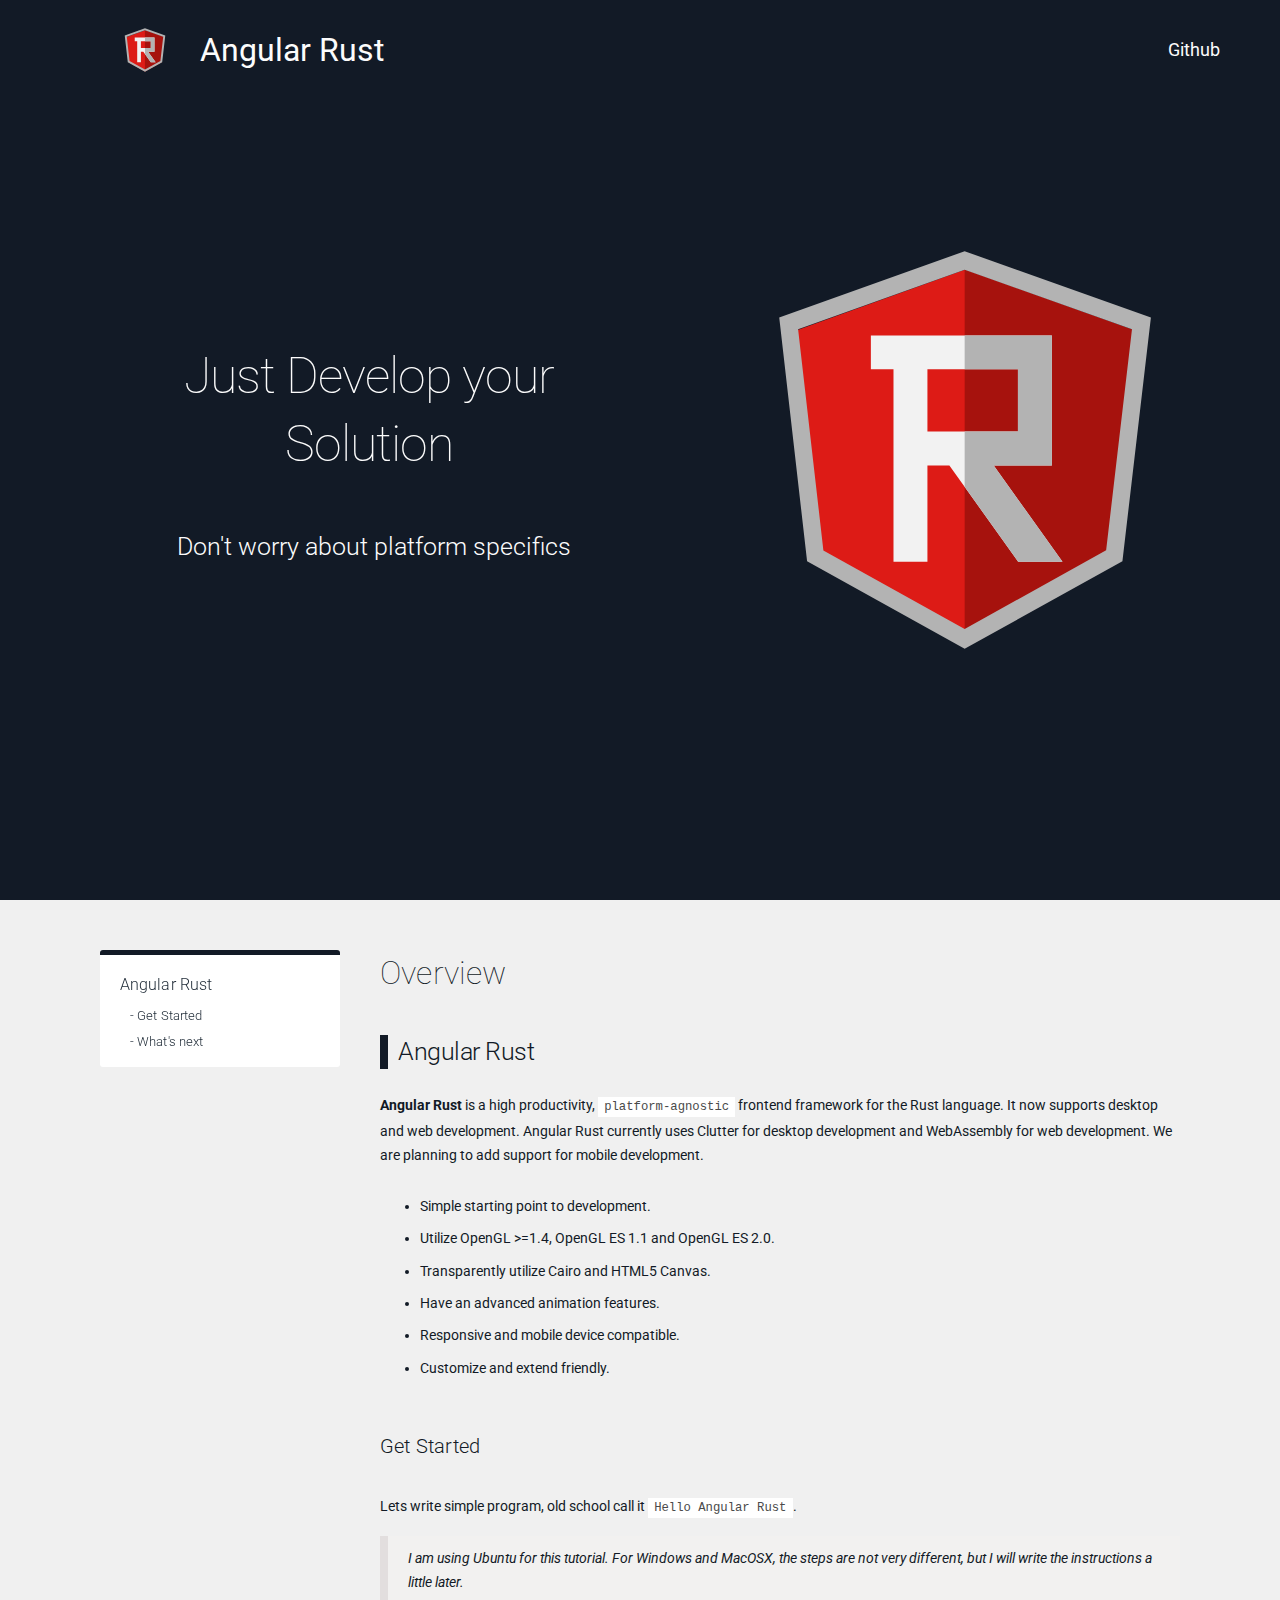
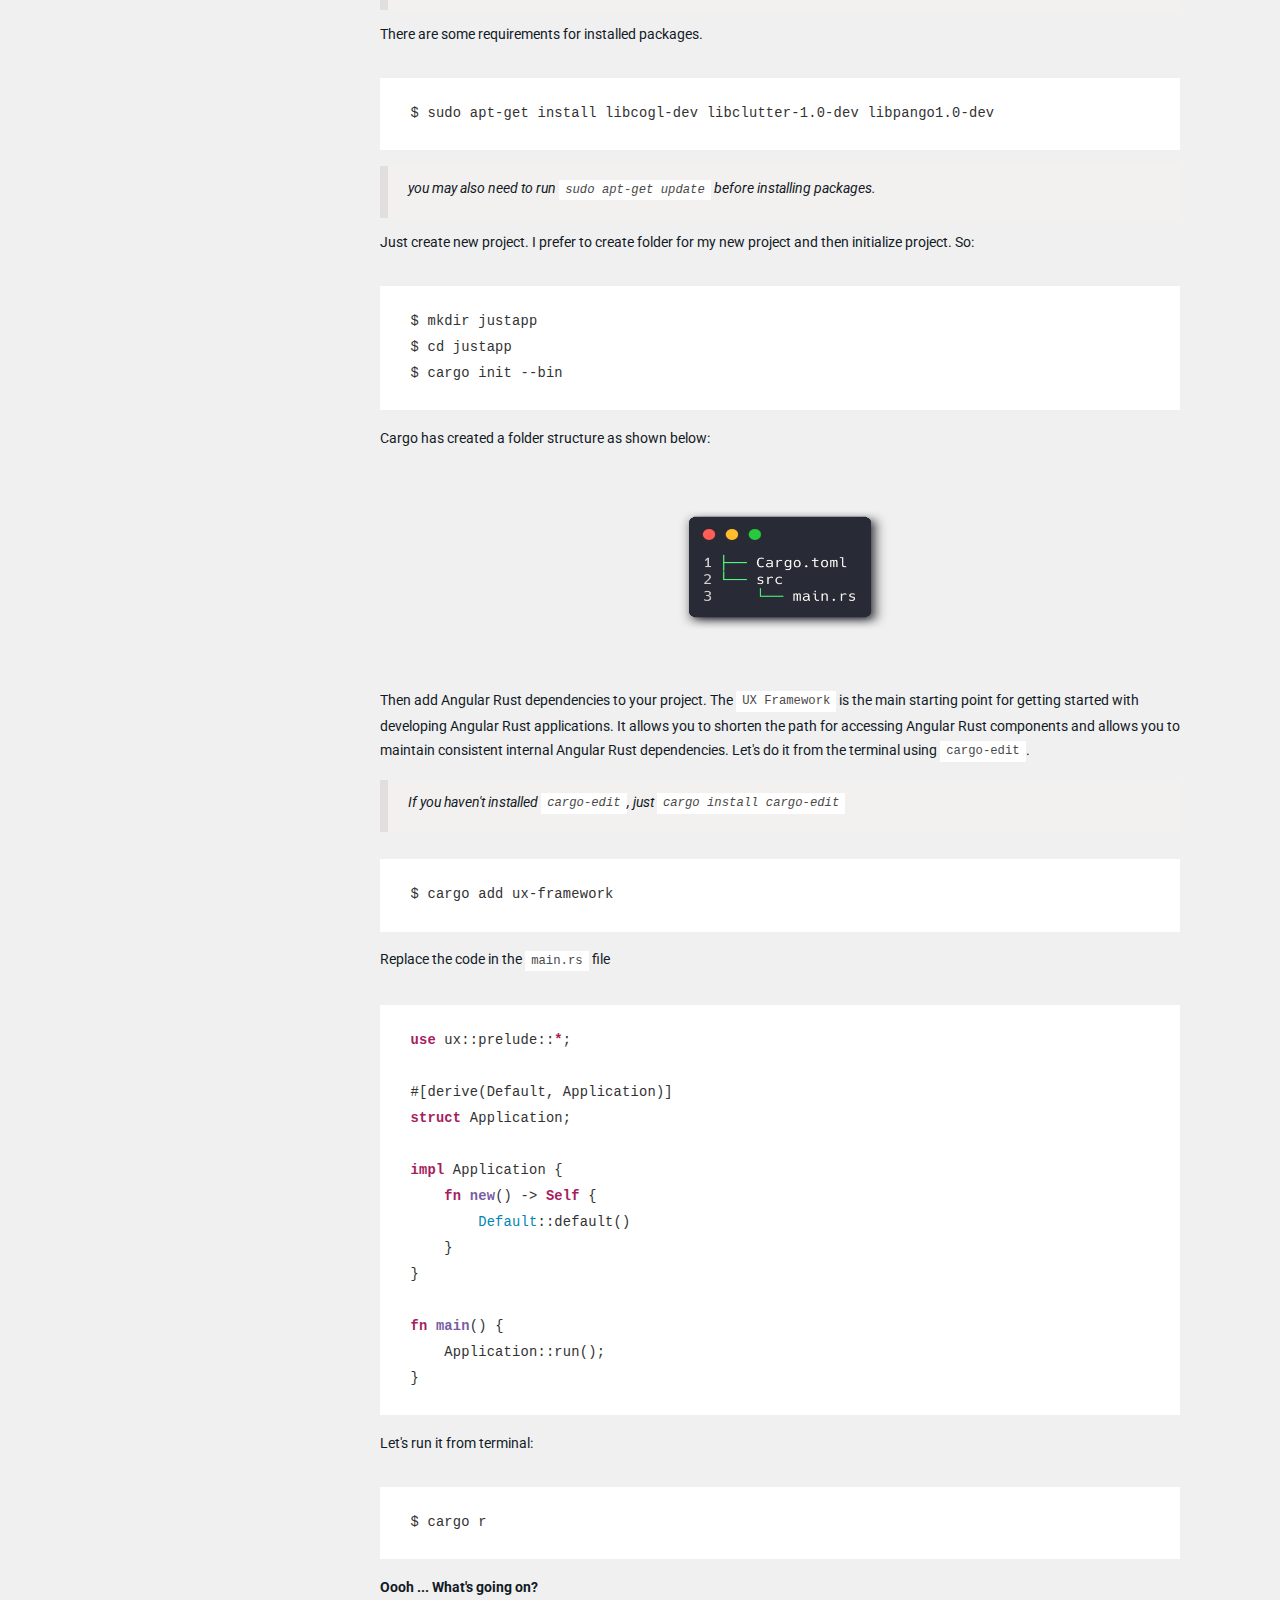
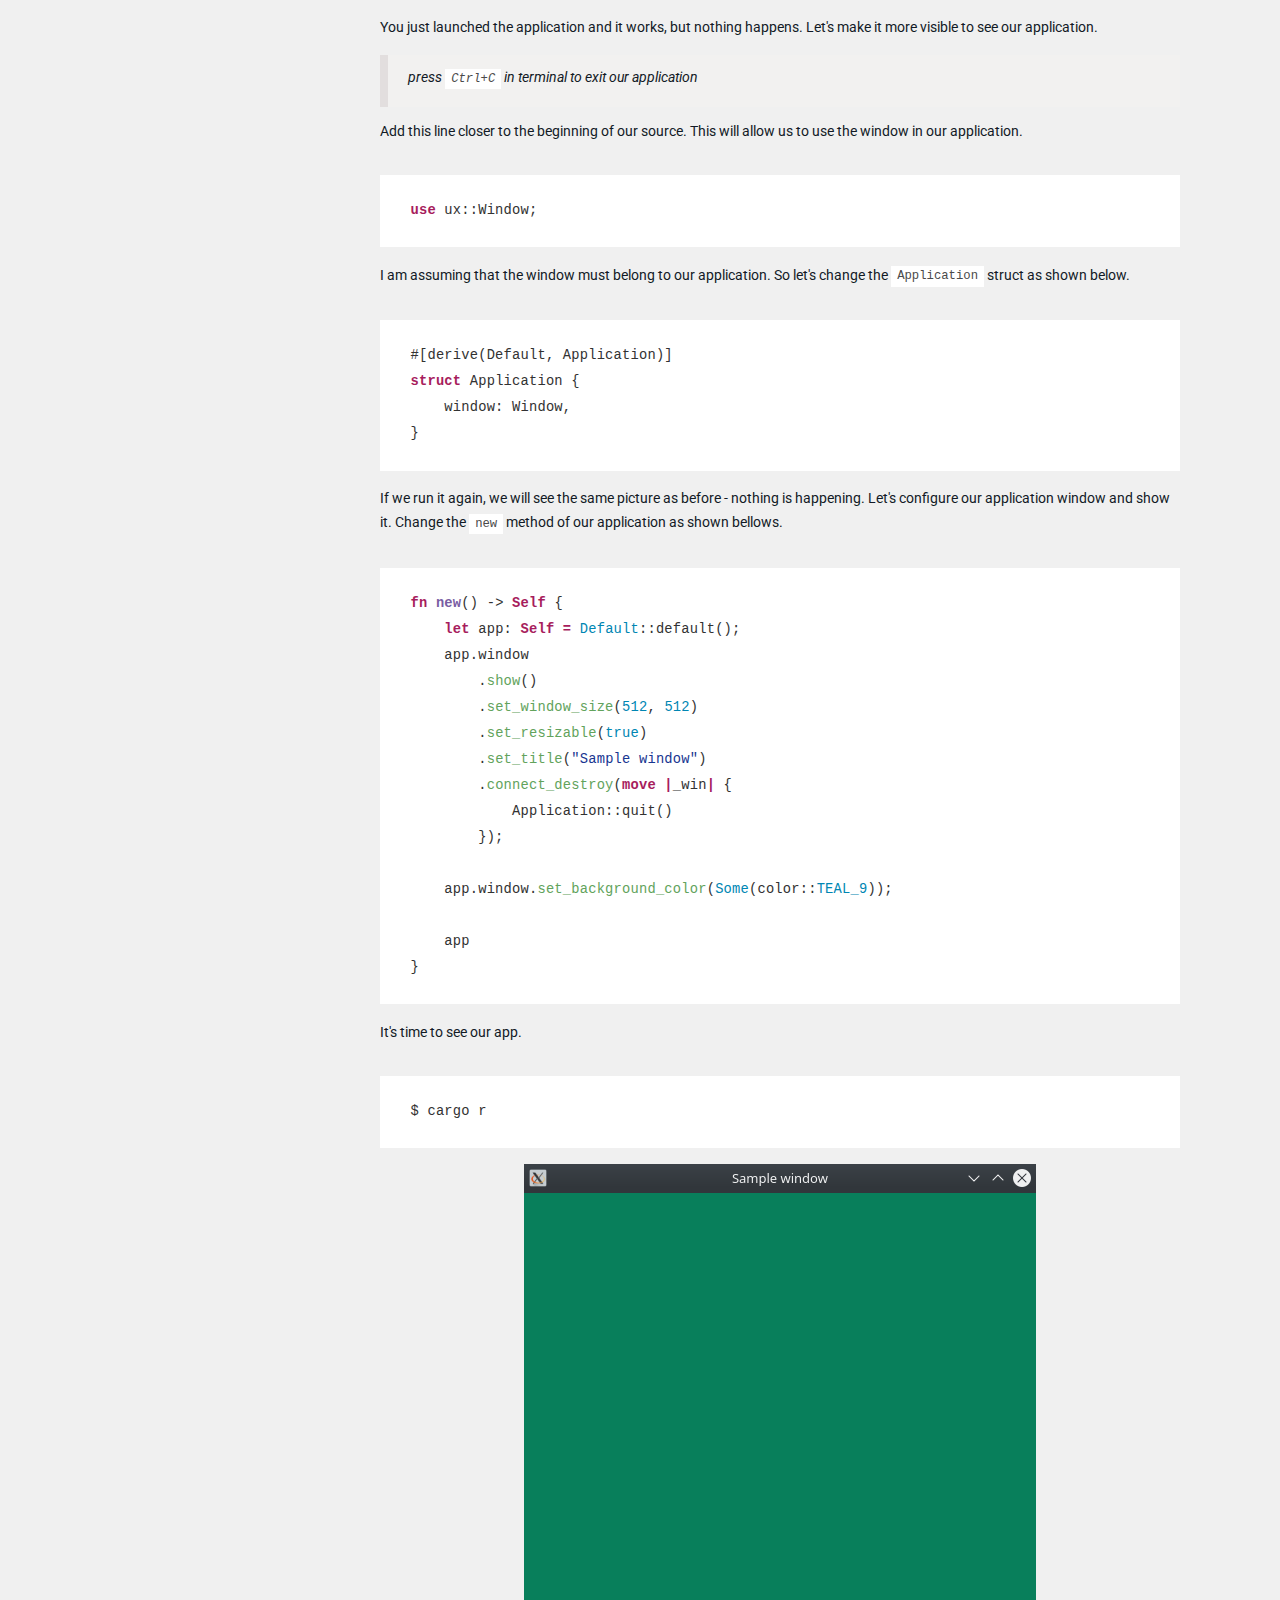
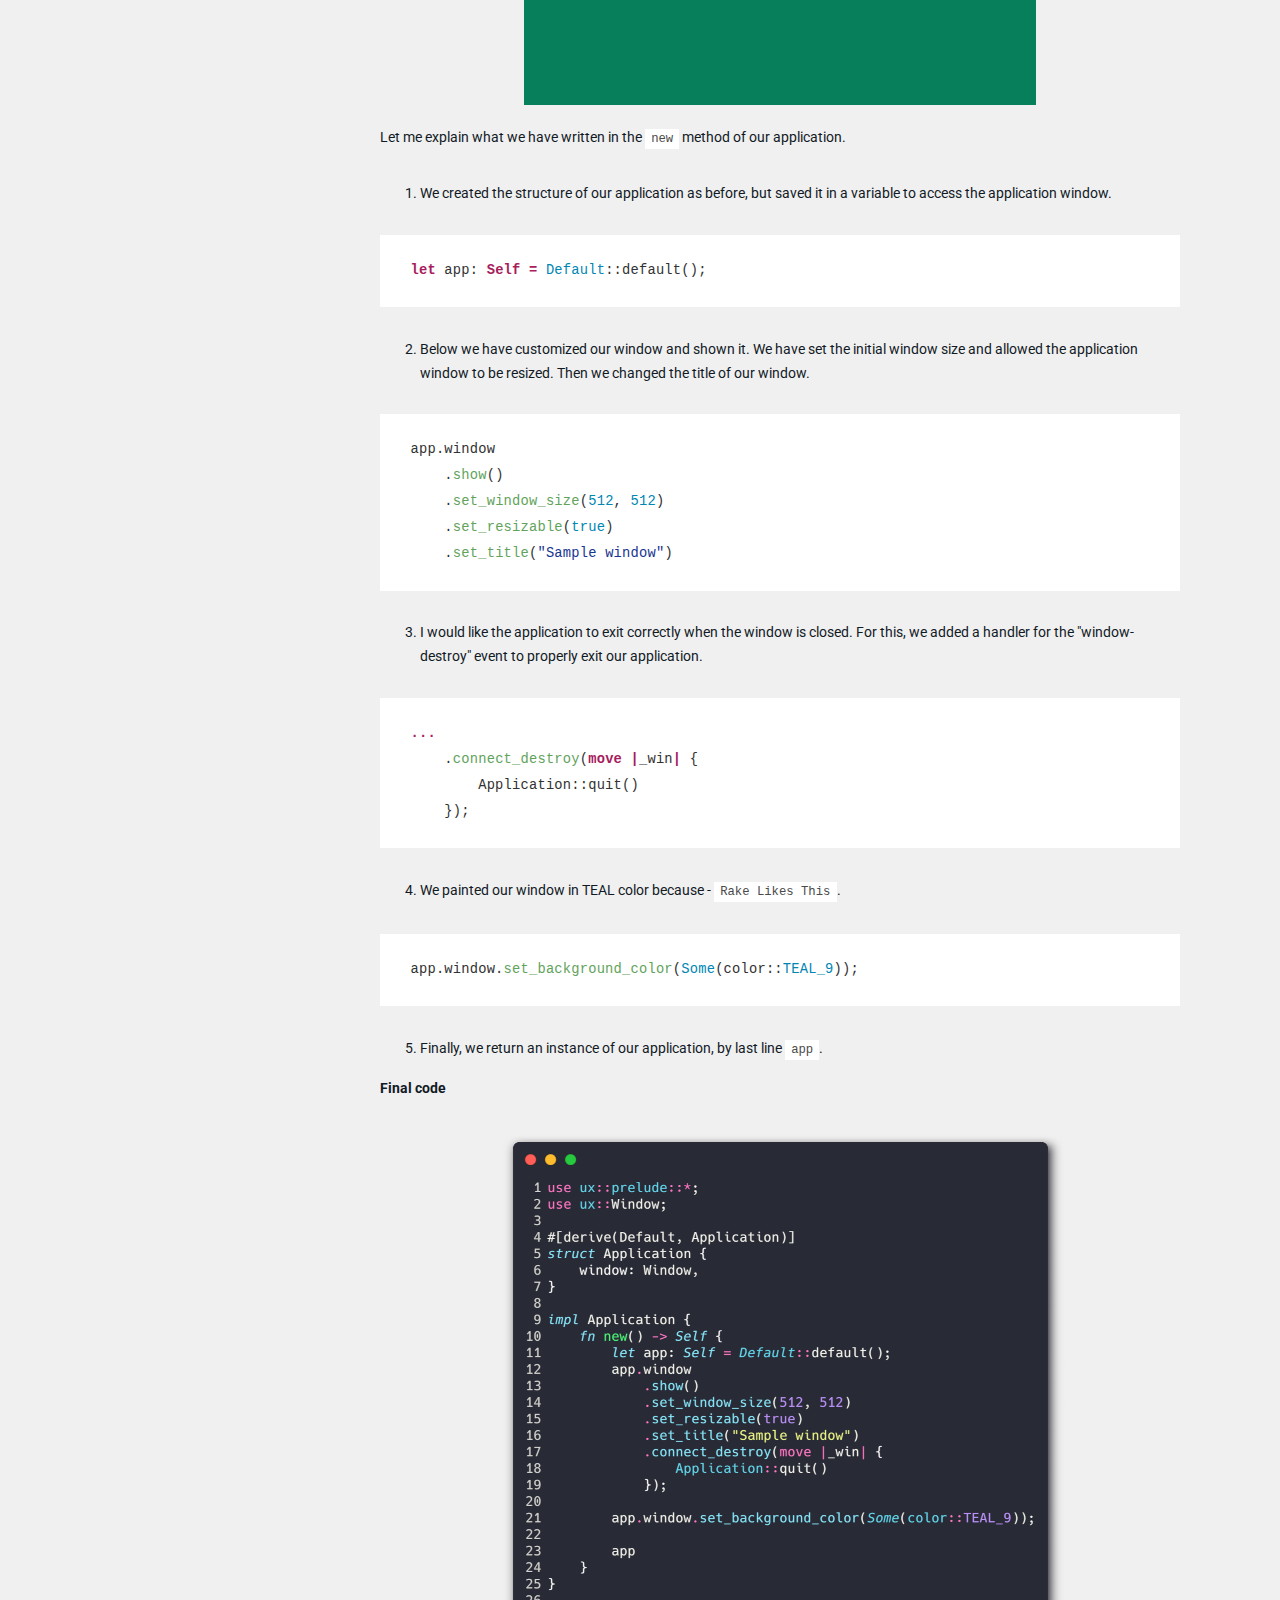
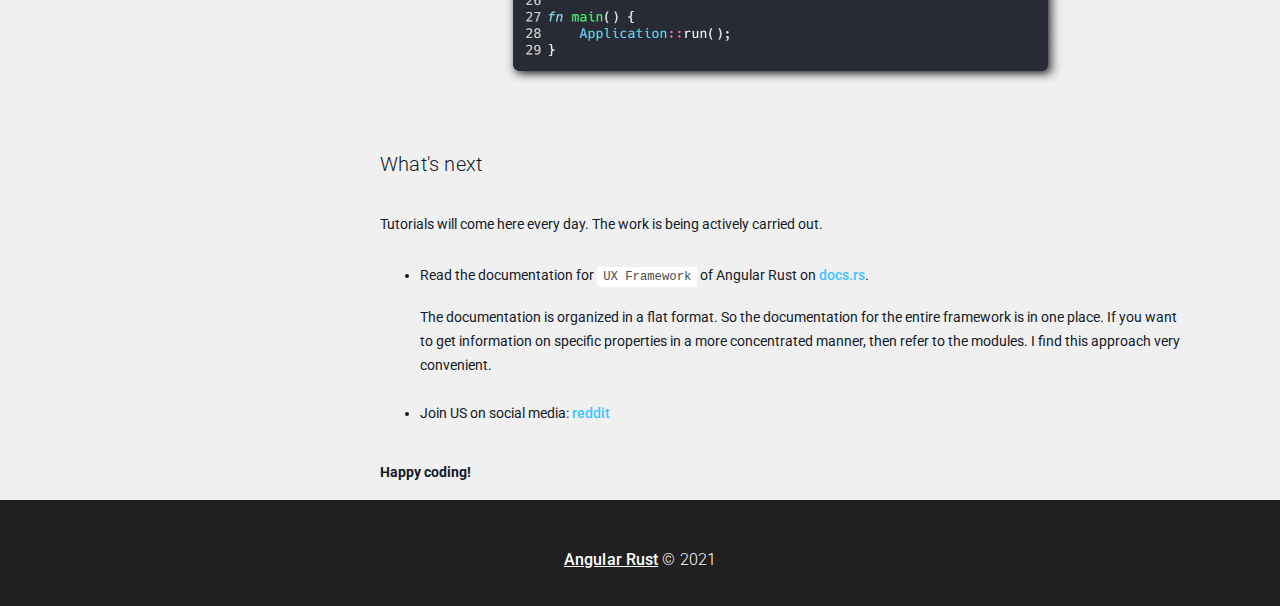
<file: index.html>
<!DOCTYPE html>
<html lang="en">

<head>
    <meta charset="UTF-8">
    <title>Angular Rust</title>
    <meta name="viewport" content="width=device-width, initial-scale=1, shrink-to-fit=no">
    <meta name="google-site-verification" content="Kepqb6k6uptlwngnHbBVJmqQtwNW8zfHyQBbTXLYAgA" />
    <meta name="yandex-verification" content="d0f0604cc21d2bf4" />
    <style>
    :root {
        /* Primary theme color */
        --primary-color: #121A26;
        /* Primary theme text color */
        --primary-text-color: #121A26;
        /* Primary theme link color */
        --primary-link-color: #40C4FF;
        /* Secondary color: the background body color */
        --secondary-color: #F0F0F0;
        --secondary-text-color: #1C2834;
        /* Highlight text color of table of content */
        --toc-highlight-text-color: #121A26;
        
        --test: #121A26;
        --test1: #40C4FF;
        --test2: #1C2834;
    }
</style>

    
    <!-- Global site tag (gtag.js) - Google Analytics -->
    <script async src="https://www.googletagmanager.com/gtag/js?id=G-MNEFM7ESF2"></script>
    <script>
        window.dataLayer = window.dataLayer || [];
        function gtag(){dataLayer.push(arguments);}
        gtag('js', new Date());
        gtag('config', 'G-MNEFM7ESF2');
    </script>
    

    
    <!-- Yandex.Metrika counter -->
    <script type="text/javascript" >
        (function(m,e,t,r,i,k,a){m[i]=m[i]||function(){(m[i].a=m[i].a||[]).push(arguments)};
        m[i].l=1*new Date();k=e.createElement(t),a=e.getElementsByTagName(t)[0],k.async=1,k.src=r,a.parentNode.insertBefore(k,a)})
        (window, document, "script", "https://mc.yandex.ru/metrika/tag.js", "ym");
    
        ym('87064278', "init", {
            clickmap:true,
            trackLinks:true,
            accurateTrackBounce:true
        });
    </script>
    <noscript><div><img src="https://mc.yandex.ru/watch/87064278" style="position:absolute; left:-9999px;" alt="" /></div></noscript>
    <!-- /Yandex.Metrika counter -->
    
    
    <link rel="preconnect" href="https://fonts.gstatic.com">
    <link href="https://fonts.googleapis.com/css2?family=Roboto:wght@100;300;400&display=swap" rel="stylesheet">
    <link href="https://fonts.googleapis.com/icon?family=Material+Icons" rel="stylesheet">
    <link rel="stylesheet" href="/mdl.min.css">
    <link rel="stylesheet" href="https:&#x2F;&#x2F;angular-rust.github.io&#x2F;style.css">
    
    
</head>

<body>
    

    <header class="pos-absolute" style="background-color: transparent">
        

<a href="https:&#x2F;&#x2F;angular-rust.github.io&#x2F;">
    <div class="logo">
        <img src="https:&#x2F;&#x2F;angular-rust.github.io&#x2F;angular-rust.svg" alt="logo">
        Angular Rust
    </div>
</a>

<nav>
    <!-- 
    <a class="nav-item subtitle-text" href="https:&#x2F;&#x2F;angular-rust.github.io&#x2F;showcases&#x2F;">Showcases</a>
    
    <a class="nav-item subtitle-text" href="https:&#x2F;&#x2F;angular-rust.github.io&#x2F;changelog&#x2F;">Changelog</a>
    
    <a class="nav-item subtitle-text" href="https:&#x2F;&#x2F;angular-rust.github.io&#x2F;about&#x2F;">About</a>
     -->

    
        
        <a class="nav-item subtitle-text" href="https:&#x2F;&#x2F;github.com&#x2F;angular-rust">Github</a>
        
    
</nav>

    </header>

    <div class="hero">
        
        <script async defer src="https://buttons.github.io/buttons.js"></script>
        <section class="text-center">
            <h1 class="heading-text" style="font-size: 50px">
                Just Develop your Solution
            </h1>
            <h3 class="title-text">
                Don't worry about platform specifics 
            </h3>
            <!-- <div>
                <a class="github-button" href="https://github.com/angular-rust/ruex" data-size="large" data-show-count="true"
                   aria-label="Star angular-rust/ruex on GitHub">Star</a>
                <a class="github-button" href="https://github.com/angular-rust/ruex/fork" data-size="large"
                   data-show-count="true" aria-label="Fork angular-rust/ruex on GitHub">Fork</a>
            </div> -->
        </section>
        <img class="hero-image" style="width: 50%" src="https:&#x2F;&#x2F;angular-rust.github.io&#x2F;angular-rust.svg">

        <div class="explore-more text"
            onclick="document.getElementById('features').scrollIntoView({behavior: 'smooth'})">
            Explore More <span class="material-icons">keyboard_arrow_down</span>
        </div>
        <style>
            .hero section {
                padding: 0 5rem;
            }
            @media screen and (max-width: 768px) {
                .hero section {
                    padding: 0 2rem;
                }

                .hero-image {
                    display: none
                }
            }
        </style>
        
    </div>

    
 
    <main>
        
        
        
        
        
        <div class="toc">
            <div class="toc-sticky">
                
                <div class="toc-item">
                    <a class="subtext" href="https://angular-rust.github.io/#angular-rust">Angular Rust</a>
                </div>
                
                
                <div class="toc-item-child">
                    <a class="subtext" href="https://angular-rust.github.io/#get-started"><small>- Get Started</small></a>
                </div>
                
                <div class="toc-item-child">
                    <a class="subtext" href="https://angular-rust.github.io/#what-s-next"><small>- What&#x27;s next</small></a>
                </div>
                
                
                
            </div>
        </div>
        
        

        <div class="content text">
            
            <div id="features" class="heading-text">Overview</div>
            <h1 id="angular-rust">Angular Rust</h1>
<p><strong>Angular Rust</strong> is a high productivity, <code>platform-agnostic</code> frontend framework for the Rust language. It now supports desktop and web development. Angular Rust currently uses Clutter for desktop development and WebAssembly for web development. We are planning to add support for mobile development.</p>
<ul>
<li>Simple starting point to development.</li>
<li>Utilize OpenGL &gt;=1.4, OpenGL ES 1.1 and OpenGL ES 2.0.</li>
<li>Transparently utilize Cairo and HTML5 Canvas.</li>
<li>Have an advanced animation features.</li>
<li>Responsive and mobile device compatible.</li>
<li>Customize and extend friendly.</li>
</ul>
<h2 id="get-started">Get Started</h2>
<p>Lets write simple program, old school call it <code>Hello Angular Rust</code>.</p>
<blockquote>
<p>I am using Ubuntu for this tutorial. For Windows and MacOSX, the steps are not very different, but I will write the instructions a little later.</p>
</blockquote>
<p>There are some requirements for installed packages.</p>
<pre style="background-color:#ffffff;">
<code class="language-bash" data-lang="bash"><span style="color:#323232;">$ sudo apt-get install libcogl-dev libclutter-1.0-dev libpango1.0-dev
</span></code></pre>
<blockquote>
<p>you may also need to run <code>sudo apt-get update</code> before installing packages. </p>
</blockquote>
<p>Just create new project. I prefer to create folder for my new project and then initialize project. So:</p>
<pre style="background-color:#ffffff;">
<code class="language-bash" data-lang="bash"><span style="color:#323232;">$ mkdir justapp
$ cd justapp
$ cargo init --bin
</span></code></pre>
<p>Cargo has created a folder structure as shown below:</p>
<div style="text-align:center; margin-bottom: 20px">
    <img width="274" height="202" src="/imgs/get-started/justapp-folder.png" alt="Folder Structure">
</div>
<p>Then add Angular Rust dependencies to your project. The <code>UX Framework</code> is the main starting point for getting started with developing Angular Rust applications.
It allows you to shorten the path for accessing Angular Rust components and allows you to maintain consistent internal Angular Rust dependencies. 
Let's do it from the terminal using <code>cargo-edit</code>. </p>
<blockquote>
<p>If you haven't installed <code>cargo-edit</code>, just <code>cargo install cargo-edit</code></p>
</blockquote>
<pre style="background-color:#ffffff;">
<code class="language-bash" data-lang="bash"><span style="color:#323232;">$ cargo add ux-framework
</span></code></pre>
<p>Replace the code in the <code>main.rs</code> file</p>
<pre style="background-color:#ffffff;">
<code class="language-rust" data-lang="rust"><span style="font-weight:bold;color:#a71d5d;">use </span><span style="color:#323232;">ux::prelude::</span><span style="font-weight:bold;color:#a71d5d;">*</span><span style="color:#323232;">;

#[derive(Default, Application)]
</span><span style="font-weight:bold;color:#a71d5d;">struct </span><span style="color:#323232;">Application;

</span><span style="font-weight:bold;color:#a71d5d;">impl </span><span style="color:#323232;">Application {
    </span><span style="font-weight:bold;color:#a71d5d;">fn </span><span style="font-weight:bold;color:#795da3;">new</span><span style="color:#323232;">() -&gt; </span><span style="font-weight:bold;color:#a71d5d;">Self </span><span style="color:#323232;">{
        </span><span style="color:#0086b3;">Default</span><span style="color:#323232;">::default()
    }
}

</span><span style="font-weight:bold;color:#a71d5d;">fn </span><span style="font-weight:bold;color:#795da3;">main</span><span style="color:#323232;">() {
    Application::run();
}
</span></code></pre>
<p>Let's run it from terminal:</p>
<pre style="background-color:#ffffff;">
<code class="language-bash" data-lang="bash"><span style="color:#323232;">$ cargo r
</span></code></pre>
<p><strong>Oooh ... What's going on?</strong></p>
<p>You just launched the application and it works, but nothing happens.
Let's make it more visible to see our application. </p>
<blockquote>
<p>press <code>Ctrl+C</code> in terminal to exit our application </p>
</blockquote>
<p>Add this line closer to the beginning of our source. This will allow us to use the window in our application. </p>
<pre style="background-color:#ffffff;">
<code class="language-rust" data-lang="rust"><span style="font-weight:bold;color:#a71d5d;">use </span><span style="color:#323232;">ux::Window;
</span></code></pre>
<p>I am assuming that the window must belong to our application. So let's change the <code>Application</code> struct as shown below.</p>
<pre style="background-color:#ffffff;">
<code class="language-rust" data-lang="rust"><span style="color:#323232;">#[derive(Default, Application)]
</span><span style="font-weight:bold;color:#a71d5d;">struct </span><span style="color:#323232;">Application {
    window: Window,
}
</span></code></pre>
<p>If we run it again, we will see the same picture as before - nothing is happening.
Let's configure our application window and show it. Change the <code>new</code> method of our application as shown bellows.</p>
<pre style="background-color:#ffffff;">
<code class="language-rust" data-lang="rust"><span style="font-weight:bold;color:#a71d5d;">fn </span><span style="font-weight:bold;color:#795da3;">new</span><span style="color:#323232;">() -&gt; </span><span style="font-weight:bold;color:#a71d5d;">Self </span><span style="color:#323232;">{
    </span><span style="font-weight:bold;color:#a71d5d;">let</span><span style="color:#323232;"> app: </span><span style="font-weight:bold;color:#a71d5d;">Self = </span><span style="color:#0086b3;">Default</span><span style="color:#323232;">::default();
    app.window
        .</span><span style="color:#62a35c;">show</span><span style="color:#323232;">()
        .</span><span style="color:#62a35c;">set_window_size</span><span style="color:#323232;">(</span><span style="color:#0086b3;">512</span><span style="color:#323232;">, </span><span style="color:#0086b3;">512</span><span style="color:#323232;">)
        .</span><span style="color:#62a35c;">set_resizable</span><span style="color:#323232;">(</span><span style="color:#0086b3;">true</span><span style="color:#323232;">)
        .</span><span style="color:#62a35c;">set_title</span><span style="color:#323232;">(</span><span style="color:#183691;">&quot;Sample window&quot;</span><span style="color:#323232;">)
        .</span><span style="color:#62a35c;">connect_destroy</span><span style="color:#323232;">(</span><span style="font-weight:bold;color:#a71d5d;">move |</span><span style="color:#323232;">_win</span><span style="font-weight:bold;color:#a71d5d;">| </span><span style="color:#323232;">{
            Application::quit()
        });
    
    app.window.</span><span style="color:#62a35c;">set_background_color</span><span style="color:#323232;">(</span><span style="color:#0086b3;">Some</span><span style="color:#323232;">(color::</span><span style="color:#0086b3;">TEAL_9</span><span style="color:#323232;">));
    
    app
}
</span></code></pre>
<p>It's time to see our app.</p>
<pre style="background-color:#ffffff;">
<code class="language-bash" data-lang="bash"><span style="color:#323232;">$ cargo r
</span></code></pre><div style="text-align:center; margin-bottom: 20px">
    <img width="512" height="541" src="/imgs/get-started/justapp.png" alt="Angular Rust Application">
</div>
<p>Let me explain what we have written in the <code>new</code> method of our application.</p>
<ol>
<li>We created the structure of our application as before, but saved it in a variable to access the application window.</li>
</ol>
<pre style="background-color:#ffffff;">
<code class="language-rust" data-lang="rust"><span style="font-weight:bold;color:#a71d5d;">let</span><span style="color:#323232;"> app: </span><span style="font-weight:bold;color:#a71d5d;">Self = </span><span style="color:#0086b3;">Default</span><span style="color:#323232;">::default();
</span></code></pre>
<ol start="2">
<li>Below we have customized our window and shown it. We have set the initial window size and allowed the application window to be resized. Then we changed the title of our window.</li>
</ol>
<pre style="background-color:#ffffff;">
<code class="language-rust" data-lang="rust"><span style="color:#323232;">app.window
    .</span><span style="color:#62a35c;">show</span><span style="color:#323232;">()
    .</span><span style="color:#62a35c;">set_window_size</span><span style="color:#323232;">(</span><span style="color:#0086b3;">512</span><span style="color:#323232;">, </span><span style="color:#0086b3;">512</span><span style="color:#323232;">)
    .</span><span style="color:#62a35c;">set_resizable</span><span style="color:#323232;">(</span><span style="color:#0086b3;">true</span><span style="color:#323232;">)
    .</span><span style="color:#62a35c;">set_title</span><span style="color:#323232;">(</span><span style="color:#183691;">&quot;Sample window&quot;</span><span style="color:#323232;">)
</span></code></pre>
<ol start="3">
<li>I would like the application to exit correctly when the window is closed. For this, we added a handler for the &quot;window-destroy&quot; event to properly exit our application.</li>
</ol>
<pre style="background-color:#ffffff;">
<code class="language-rust" data-lang="rust"><span style="font-weight:bold;color:#a71d5d;">...
    </span><span style="color:#323232;">.</span><span style="color:#62a35c;">connect_destroy</span><span style="color:#323232;">(</span><span style="font-weight:bold;color:#a71d5d;">move |</span><span style="color:#323232;">_win</span><span style="font-weight:bold;color:#a71d5d;">| </span><span style="color:#323232;">{
        Application::quit()
    });
</span></code></pre>
<ol start="4">
<li>We painted our window in TEAL color because - <code>Rake Likes This</code>. </li>
</ol>
<pre style="background-color:#ffffff;">
<code class="language-rust" data-lang="rust"><span style="color:#323232;">app.window.</span><span style="color:#62a35c;">set_background_color</span><span style="color:#323232;">(</span><span style="color:#0086b3;">Some</span><span style="color:#323232;">(color::</span><span style="color:#0086b3;">TEAL_9</span><span style="color:#323232;">));
</span></code></pre>
<ol start="5">
<li>Finally, we return an instance of our application, by last line <code>app</code>.</li>
</ol>
<p><strong>Final code</strong></p>
<div style="text-align:center; margin-bottom: 20px">
    <img width="580" height="580" src="/imgs/get-started/justapp-code.png" alt="Angular Rust Application Code">
</div>
<h2 id="what-s-next">What's next</h2>
<p>Tutorials will come here every day. The work is being actively carried out.</p>
<ul>
<li>
<p>Read the documentation for <code>UX Framework</code> of Angular Rust on <a href="https://docs.rs/ux-framework">docs.rs</a>. </p>
<p>The documentation is organized in a flat format. So the documentation for the entire framework is in one place. If you want to get information on specific properties in a more concentrated manner, then refer to the modules. I find this approach very convenient.</p>
</li>
<li>
<p>Join US on social media: <a href="https://www.reddit.com/r/angular_rust/">reddit</a></p>
</li>
</ul>
<p><strong>Happy coding!</strong></p>

            
        </div>

        
        
    </main>

    
    <footer>
        <small class="subtext">
            <a href="https://angular-rust.github.io">Angular Rust</a> © 2021
        </small>
    </footer>
    
</body>
<script>
    function highlightNav(heading) {
        let pathname = location.pathname;
        document.querySelectorAll(".toc a").forEach((item) => {
            item.classList.remove("active");
        });
        document.querySelector(".toc a[href$='" + pathname + "#" + heading + "']").classList.add("active");
    }

    let currentHeading = "";
    window.onscroll = function () {
        let h = document.querySelectorAll("h1,h2,h3,h4,h5,h6");
        let elementArr = [];

        h.forEach(item => {
            if (item.id !== "") {
                elementArr[item.id] = item.getBoundingClientRect().top;
            }
        });
        elementArr.sort();
        for (let key in elementArr) {
            if (!elementArr.hasOwnProperty(key)) {
                continue;
            }
            if (elementArr[key] > 0 && elementArr[key] < 300) {
                if (currentHeading !== key) {
                    highlightNav(key);
                    currentHeading = key;
                }
                break;
            }
        }
    }
</script>

</html>
</file>
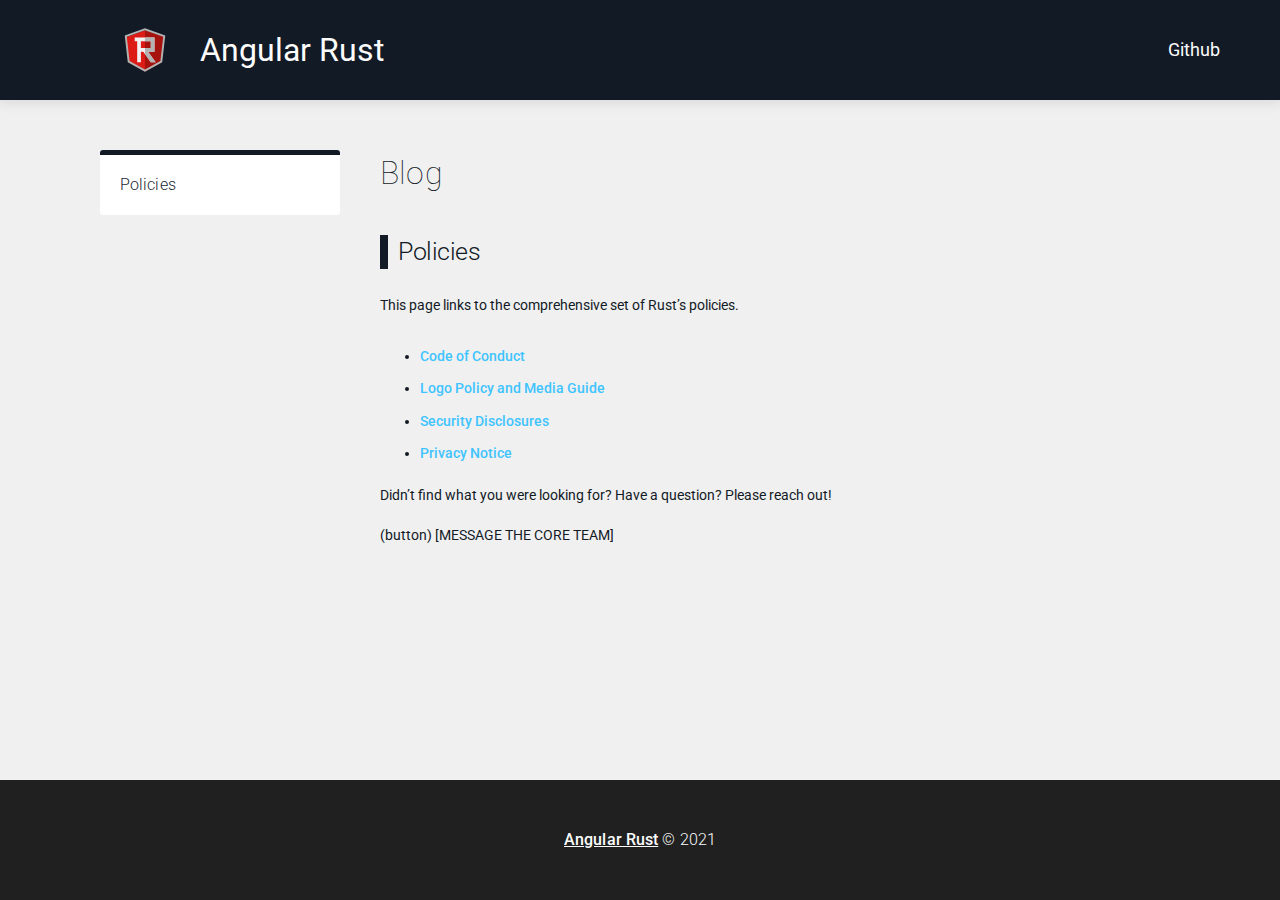
<file: blog/index.html>
<!DOCTYPE html>
<html lang="en">

<head>
    <meta charset="UTF-8">
    <title>Blog | Angular Rust </title>
    <meta name="viewport" content="width=device-width, initial-scale=1, shrink-to-fit=no">
    <meta name="google-site-verification" content="Kepqb6k6uptlwngnHbBVJmqQtwNW8zfHyQBbTXLYAgA" />
    <meta name="yandex-verification" content="d0f0604cc21d2bf4" />
    <style>
    :root {
        /* Primary theme color */
        --primary-color: #121A26;
        /* Primary theme text color */
        --primary-text-color: #121A26;
        /* Primary theme link color */
        --primary-link-color: #40C4FF;
        /* Secondary color: the background body color */
        --secondary-color: #F0F0F0;
        --secondary-text-color: #1C2834;
        /* Highlight text color of table of content */
        --toc-highlight-text-color: #121A26;
        
        --test: #121A26;
        --test1: #40C4FF;
        --test2: #1C2834;
    }
</style>

    
    <!-- Global site tag (gtag.js) - Google Analytics -->
    <script async src="https://www.googletagmanager.com/gtag/js?id=G-MNEFM7ESF2"></script>
    <script>
        window.dataLayer = window.dataLayer || [];
        function gtag(){dataLayer.push(arguments);}
        gtag('js', new Date());
        gtag('config', 'G-MNEFM7ESF2');
    </script>
    

    
    <!-- Yandex.Metrika counter -->
    <script type="text/javascript" >
        (function(m,e,t,r,i,k,a){m[i]=m[i]||function(){(m[i].a=m[i].a||[]).push(arguments)};
        m[i].l=1*new Date();k=e.createElement(t),a=e.getElementsByTagName(t)[0],k.async=1,k.src=r,a.parentNode.insertBefore(k,a)})
        (window, document, "script", "https://mc.yandex.ru/metrika/tag.js", "ym");
    
        ym('87064278', "init", {
            clickmap:true,
            trackLinks:true,
            accurateTrackBounce:true
        });
    </script>
    <noscript><div><img src="https://mc.yandex.ru/watch/87064278" style="position:absolute; left:-9999px;" alt="" /></div></noscript>
    <!-- /Yandex.Metrika counter -->
    
    
    <link rel="preconnect" href="https://fonts.gstatic.com">
    <link href="https://fonts.googleapis.com/css2?family=Roboto:wght@100;300;400&display=swap" rel="stylesheet">
    <link href="https://fonts.googleapis.com/icon?family=Material+Icons" rel="stylesheet">
    <link rel="stylesheet" href="/mdl.min.css">
    <link rel="stylesheet" href="https:&#x2F;&#x2F;angular-rust.github.io&#x2F;style.css">
    
    
</head>

<body>
    
<header class="box-shadow">
    

<a href="https:&#x2F;&#x2F;angular-rust.github.io&#x2F;">
    <div class="logo">
        <img src="https:&#x2F;&#x2F;angular-rust.github.io&#x2F;angular-rust.svg" alt="logo">
        Angular Rust
    </div>
</a>

<nav>
    <!-- 
    <a class="nav-item subtitle-text" href="https:&#x2F;&#x2F;angular-rust.github.io&#x2F;showcases&#x2F;">Showcases</a>
    
    <a class="nav-item subtitle-text" href="https:&#x2F;&#x2F;angular-rust.github.io&#x2F;changelog&#x2F;">Changelog</a>
    
    <a class="nav-item subtitle-text" href="https:&#x2F;&#x2F;angular-rust.github.io&#x2F;about&#x2F;">About</a>
     -->

    
        
        <a class="nav-item subtitle-text" href="https:&#x2F;&#x2F;github.com&#x2F;angular-rust">Github</a>
        
    
</nav>

</header>

 
    <main>
        
        
        
        
        
        <div class="toc">
            <div class="toc-sticky">
                
                <div class="toc-item">
                    <a class="subtext" href="https://angular-rust.github.io/blog/#policies">Policies</a>
                </div>
                
                
            </div>
        </div>
        
        

        <div class="content text">
            
<div class="heading-text">Blog</div>
<h1 id="policies">Policies</h1>
<p>This page links to the comprehensive set of Rust’s policies.</p>
<ul>
<li><a href="/policy/code-of-conduct/">Code of Conduct</a></li>
<li><a href="/policy/media-guide/">Logo Policy and Media Guide</a></li>
<li><a href="/policy/security/">Security Disclosures</a></li>
<li><a href="/policy/privacy/">Privacy Notice</a></li>
</ul>
<p>Didn’t find what you were looking for? Have a question? Please reach out!</p>
<p>(button) [MESSAGE THE CORE TEAM]</p>


        </div>

        
        
    </main>

    
    <footer>
        <small class="subtext">
            <a href="https://angular-rust.github.io">Angular Rust</a> © 2021
        </small>
    </footer>
    
</body>
<script>
    function highlightNav(heading) {
        let pathname = location.pathname;
        document.querySelectorAll(".toc a").forEach((item) => {
            item.classList.remove("active");
        });
        document.querySelector(".toc a[href$='" + pathname + "#" + heading + "']").classList.add("active");
    }

    let currentHeading = "";
    window.onscroll = function () {
        let h = document.querySelectorAll("h1,h2,h3,h4,h5,h6");
        let elementArr = [];

        h.forEach(item => {
            if (item.id !== "") {
                elementArr[item.id] = item.getBoundingClientRect().top;
            }
        });
        elementArr.sort();
        for (let key in elementArr) {
            if (!elementArr.hasOwnProperty(key)) {
                continue;
            }
            if (elementArr[key] > 0 && elementArr[key] < 300) {
                if (currentHeading !== key) {
                    highlightNav(key);
                    currentHeading = key;
                }
                break;
            }
        }
    }
</script>

</html>
</file>
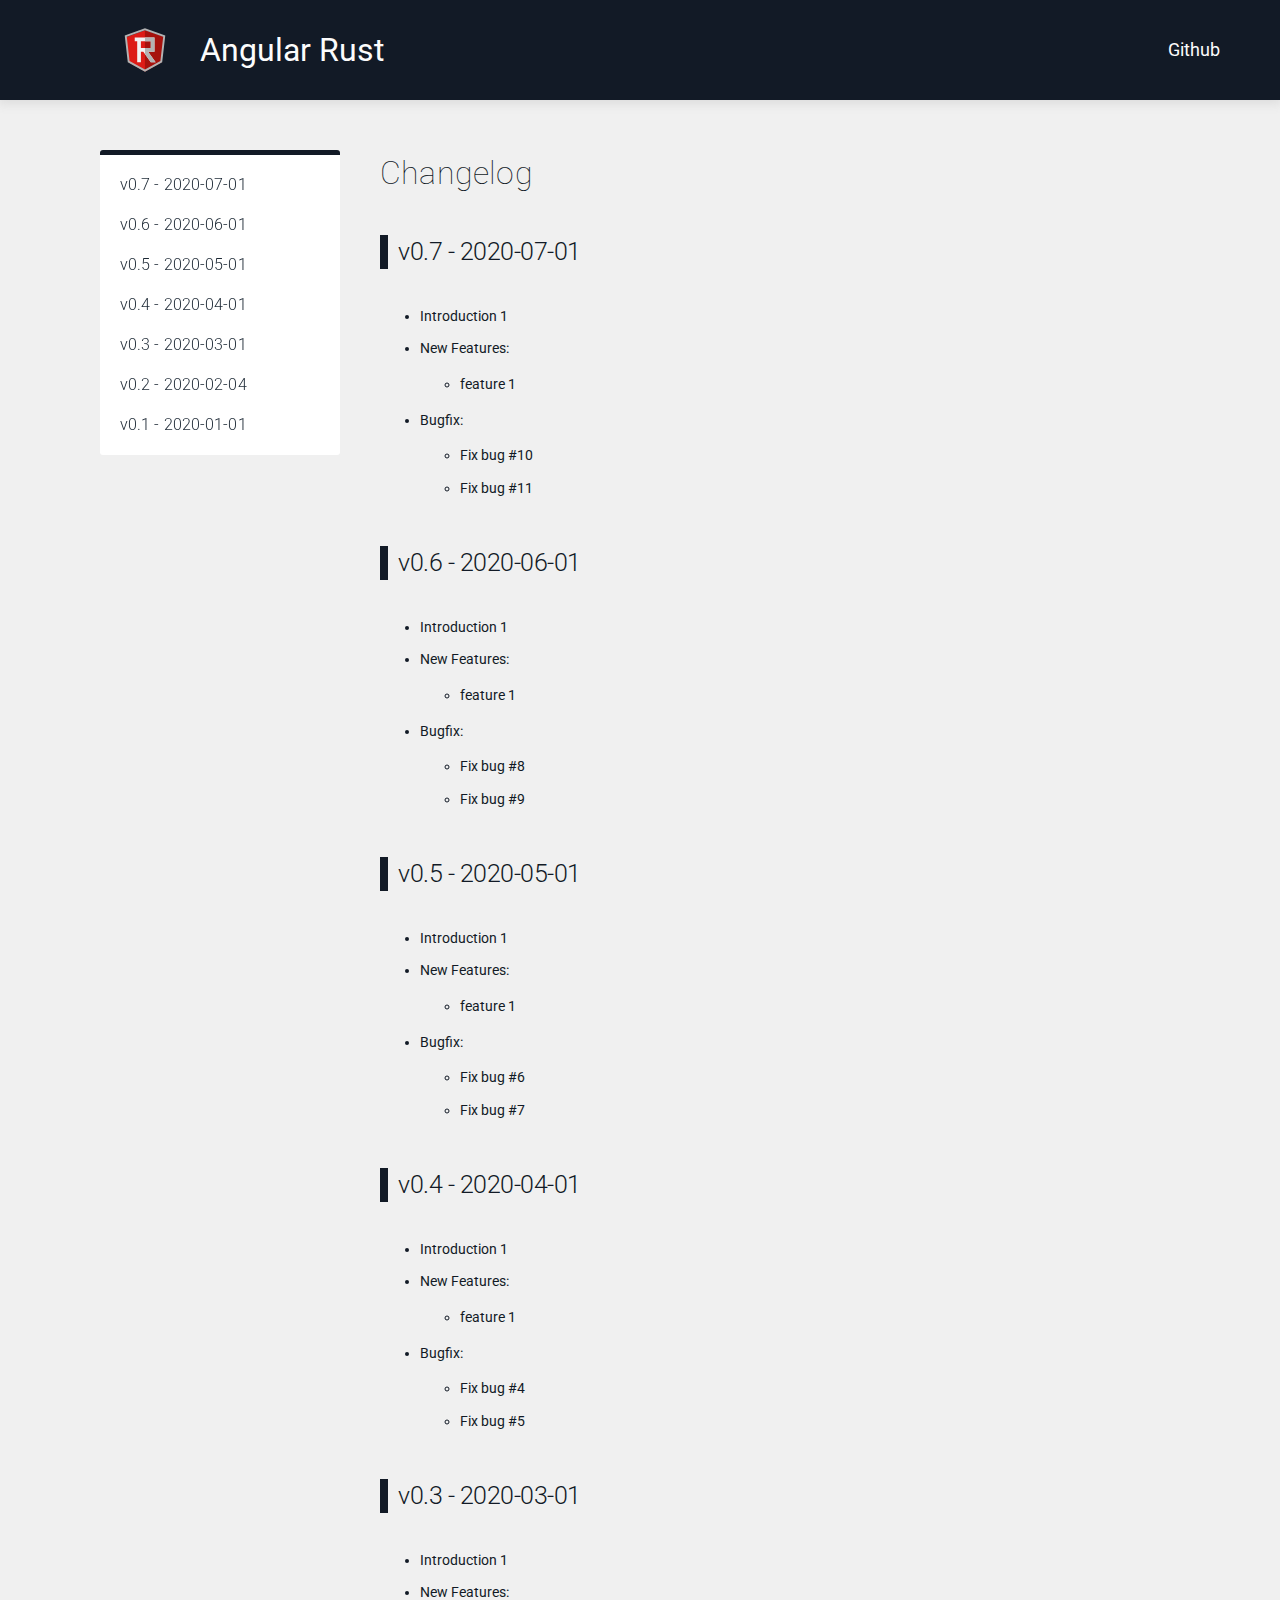
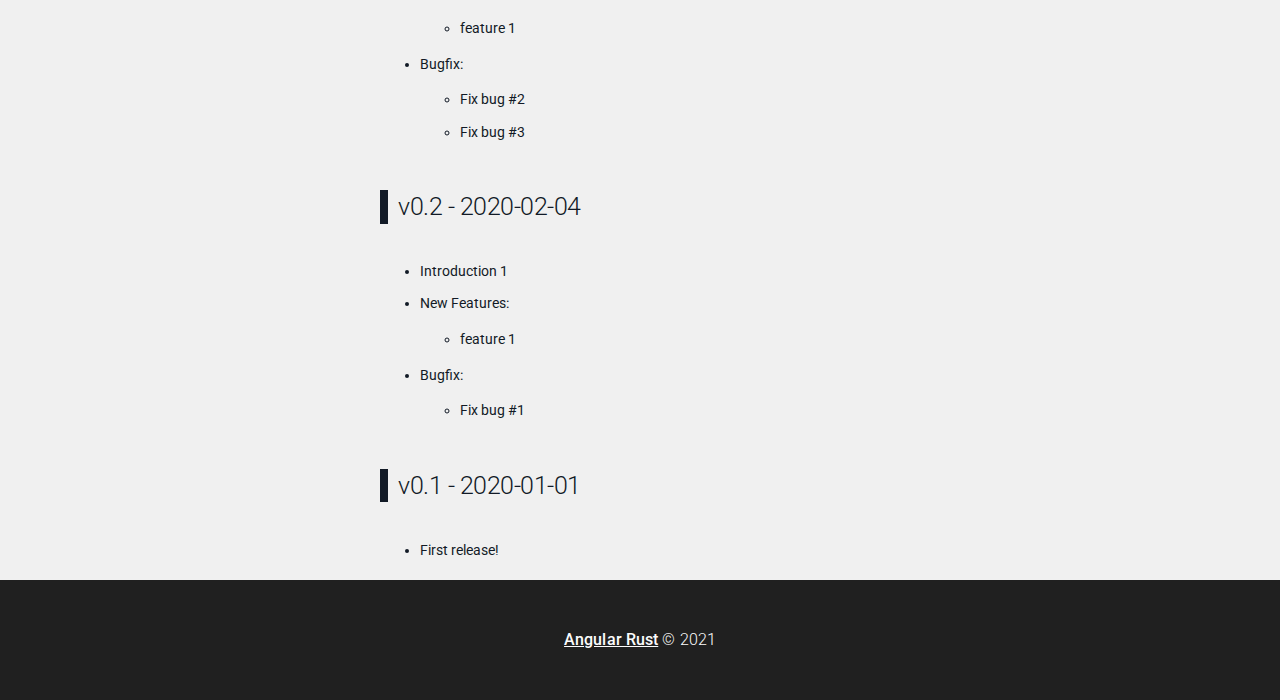
<file: changelog/index.html>
<!DOCTYPE html>
<html lang="en">

<head>
    <meta charset="UTF-8">
    <title>Changelog | Angular Rust </title>
    <meta name="viewport" content="width=device-width, initial-scale=1, shrink-to-fit=no">
    <meta name="google-site-verification" content="Kepqb6k6uptlwngnHbBVJmqQtwNW8zfHyQBbTXLYAgA" />
    <meta name="yandex-verification" content="d0f0604cc21d2bf4" />
    <style>
    :root {
        /* Primary theme color */
        --primary-color: #121A26;
        /* Primary theme text color */
        --primary-text-color: #121A26;
        /* Primary theme link color */
        --primary-link-color: #40C4FF;
        /* Secondary color: the background body color */
        --secondary-color: #F0F0F0;
        --secondary-text-color: #1C2834;
        /* Highlight text color of table of content */
        --toc-highlight-text-color: #121A26;
        
        --test: #121A26;
        --test1: #40C4FF;
        --test2: #1C2834;
    }
</style>

    
    <!-- Global site tag (gtag.js) - Google Analytics -->
    <script async src="https://www.googletagmanager.com/gtag/js?id=G-MNEFM7ESF2"></script>
    <script>
        window.dataLayer = window.dataLayer || [];
        function gtag(){dataLayer.push(arguments);}
        gtag('js', new Date());
        gtag('config', 'G-MNEFM7ESF2');
    </script>
    

    
    <!-- Yandex.Metrika counter -->
    <script type="text/javascript" >
        (function(m,e,t,r,i,k,a){m[i]=m[i]||function(){(m[i].a=m[i].a||[]).push(arguments)};
        m[i].l=1*new Date();k=e.createElement(t),a=e.getElementsByTagName(t)[0],k.async=1,k.src=r,a.parentNode.insertBefore(k,a)})
        (window, document, "script", "https://mc.yandex.ru/metrika/tag.js", "ym");
    
        ym('87064278', "init", {
            clickmap:true,
            trackLinks:true,
            accurateTrackBounce:true
        });
    </script>
    <noscript><div><img src="https://mc.yandex.ru/watch/87064278" style="position:absolute; left:-9999px;" alt="" /></div></noscript>
    <!-- /Yandex.Metrika counter -->
    
    
    <link rel="preconnect" href="https://fonts.gstatic.com">
    <link href="https://fonts.googleapis.com/css2?family=Roboto:wght@100;300;400&display=swap" rel="stylesheet">
    <link href="https://fonts.googleapis.com/icon?family=Material+Icons" rel="stylesheet">
    <link rel="stylesheet" href="/mdl.min.css">
    <link rel="stylesheet" href="https:&#x2F;&#x2F;angular-rust.github.io&#x2F;style.css">
    
    
</head>

<body>
    
<header class="box-shadow">
    

<a href="https:&#x2F;&#x2F;angular-rust.github.io&#x2F;">
    <div class="logo">
        <img src="https:&#x2F;&#x2F;angular-rust.github.io&#x2F;angular-rust.svg" alt="logo">
        Angular Rust
    </div>
</a>

<nav>
    <!-- 
    <a class="nav-item subtitle-text" href="https:&#x2F;&#x2F;angular-rust.github.io&#x2F;showcases&#x2F;">Showcases</a>
    
    <a class="nav-item subtitle-text" href="https:&#x2F;&#x2F;angular-rust.github.io&#x2F;changelog&#x2F;">Changelog</a>
    
    <a class="nav-item subtitle-text" href="https:&#x2F;&#x2F;angular-rust.github.io&#x2F;about&#x2F;">About</a>
     -->

    
        
        <a class="nav-item subtitle-text" href="https:&#x2F;&#x2F;github.com&#x2F;angular-rust">Github</a>
        
    
</nav>

</header>

 
    <main>
        
        
        
        
        
        <div class="toc">
            <div class="toc-sticky">
                
                <div class="toc-item">
                    <a class="subtext" href="https://angular-rust.github.io/changelog/#v0-7-2020-07-01">v0.7 - 2020-07-01</a>
                </div>
                
                
                <div class="toc-item">
                    <a class="subtext" href="https://angular-rust.github.io/changelog/#v0-6-2020-06-01">v0.6 - 2020-06-01</a>
                </div>
                
                
                <div class="toc-item">
                    <a class="subtext" href="https://angular-rust.github.io/changelog/#v0-5-2020-05-01">v0.5 - 2020-05-01</a>
                </div>
                
                
                <div class="toc-item">
                    <a class="subtext" href="https://angular-rust.github.io/changelog/#v0-4-2020-04-01">v0.4 - 2020-04-01</a>
                </div>
                
                
                <div class="toc-item">
                    <a class="subtext" href="https://angular-rust.github.io/changelog/#v0-3-2020-03-01">v0.3 - 2020-03-01</a>
                </div>
                
                
                <div class="toc-item">
                    <a class="subtext" href="https://angular-rust.github.io/changelog/#v0-2-2020-02-04">v0.2 - 2020-02-04</a>
                </div>
                
                
                <div class="toc-item">
                    <a class="subtext" href="https://angular-rust.github.io/changelog/#v0-1-2020-01-01">v0.1 - 2020-01-01</a>
                </div>
                
                
            </div>
        </div>
        
        

        <div class="content text">
            
<div class="heading-text">Changelog</div>
<h1 id="v0-7-2020-07-01">v0.7 - 2020-07-01</h1>
<ul>
<li>Introduction 1</li>
<li>New Features:
<ul>
<li>feature 1</li>
</ul>
</li>
<li>Bugfix:
<ul>
<li>Fix bug #10</li>
<li>Fix bug #11 </li>
</ul>
</li>
</ul>
<h1 id="v0-6-2020-06-01">v0.6 - 2020-06-01</h1>
<ul>
<li>Introduction 1</li>
<li>New Features:
<ul>
<li>feature 1</li>
</ul>
</li>
<li>Bugfix:
<ul>
<li>Fix bug #8</li>
<li>Fix bug #9</li>
</ul>
</li>
</ul>
<h1 id="v0-5-2020-05-01">v0.5 - 2020-05-01</h1>
<ul>
<li>Introduction 1</li>
<li>New Features:
<ul>
<li>feature 1</li>
</ul>
</li>
<li>Bugfix:
<ul>
<li>Fix bug #6</li>
<li>Fix bug #7</li>
</ul>
</li>
</ul>
<h1 id="v0-4-2020-04-01">v0.4 - 2020-04-01</h1>
<ul>
<li>Introduction 1</li>
<li>New Features:
<ul>
<li>feature 1</li>
</ul>
</li>
<li>Bugfix:
<ul>
<li>Fix bug #4</li>
<li>Fix bug #5</li>
</ul>
</li>
</ul>
<h1 id="v0-3-2020-03-01">v0.3 - 2020-03-01</h1>
<ul>
<li>Introduction 1</li>
<li>New Features:
<ul>
<li>feature 1</li>
</ul>
</li>
<li>Bugfix:
<ul>
<li>Fix bug #2</li>
<li>Fix bug #3</li>
</ul>
</li>
</ul>
<h1 id="v0-2-2020-02-04">v0.2 - 2020-02-04</h1>
<ul>
<li>Introduction 1</li>
<li>New Features:
<ul>
<li>feature 1</li>
</ul>
</li>
<li>Bugfix:
<ul>
<li>Fix bug #1</li>
</ul>
</li>
</ul>
<h1 id="v0-1-2020-01-01">v0.1 - 2020-01-01</h1>
<ul>
<li>First release!</li>
</ul>










<script src="https://giscus.app/client.js"
    data-repo="angular-rust&#x2F;angular-rust.github.io"
    data-repo-id="MDEwOlJlcG9zaXRvcnkzMzY3MzIxNTA="
    data-category="General"
    data-category-id="DIC_kwDOFBIf9s4CAjjd"
    data-mapping="pathname"
    data-reactions-enabled="1"
    data-emit-metadata="0"
    data-theme="light"
    data-lang="en"
    crossorigin="anonymous"
    async>
</script>



        </div>

        
        
    </main>

    
    <footer>
        <small class="subtext">
            <a href="https://angular-rust.github.io">Angular Rust</a> © 2021
        </small>
    </footer>
    
</body>
<script>
    function highlightNav(heading) {
        let pathname = location.pathname;
        document.querySelectorAll(".toc a").forEach((item) => {
            item.classList.remove("active");
        });
        document.querySelector(".toc a[href$='" + pathname + "#" + heading + "']").classList.add("active");
    }

    let currentHeading = "";
    window.onscroll = function () {
        let h = document.querySelectorAll("h1,h2,h3,h4,h5,h6");
        let elementArr = [];

        h.forEach(item => {
            if (item.id !== "") {
                elementArr[item.id] = item.getBoundingClientRect().top;
            }
        });
        elementArr.sort();
        for (let key in elementArr) {
            if (!elementArr.hasOwnProperty(key)) {
                continue;
            }
            if (elementArr[key] > 0 && elementArr[key] < 300) {
                if (currentHeading !== key) {
                    highlightNav(key);
                    currentHeading = key;
                }
                break;
            }
        }
    }
</script>

</html>
</file>
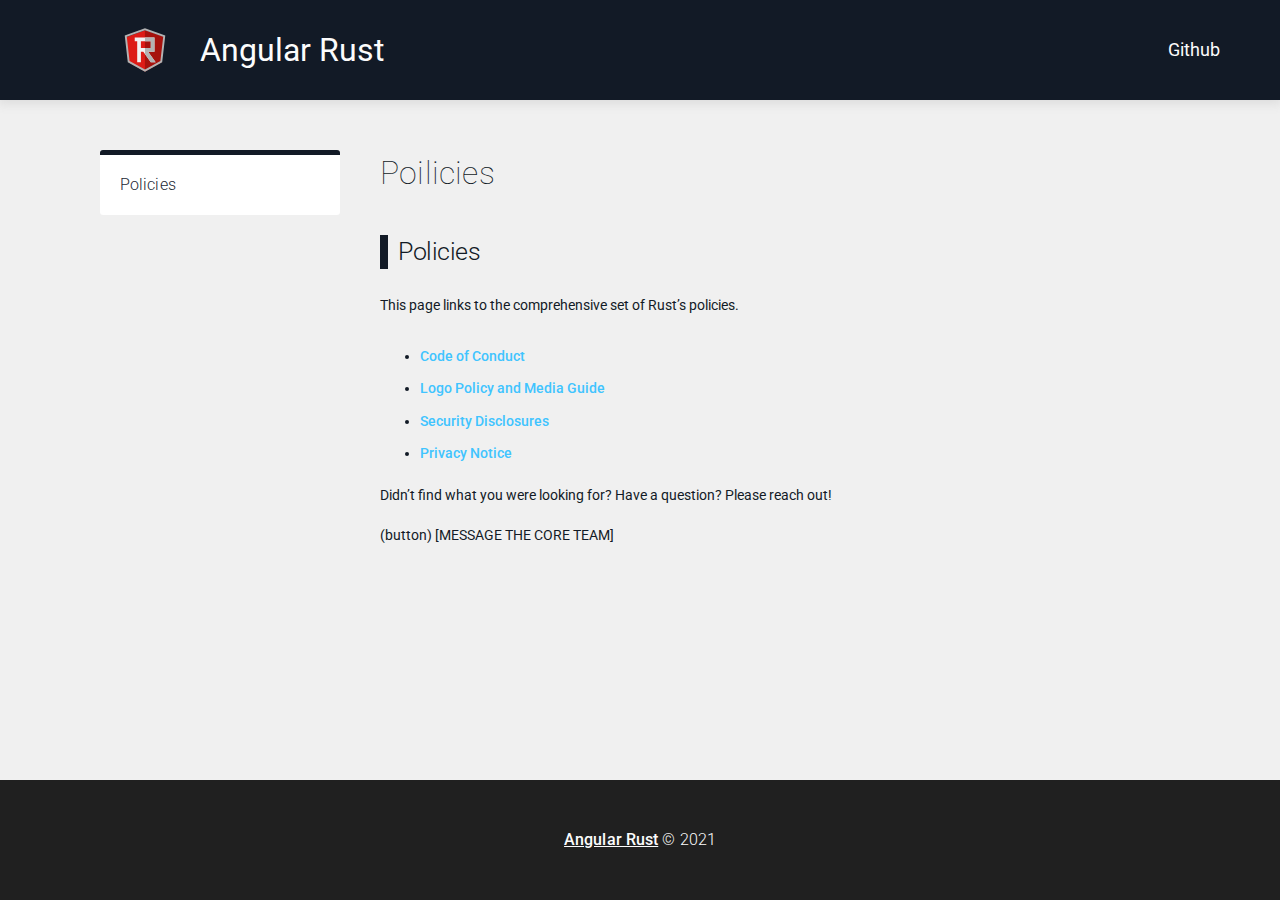
<file: policy/index.html>
<!DOCTYPE html>
<html lang="en">

<head>
    <meta charset="UTF-8">
    <title>Poilicies | Angular Rust </title>
    <meta name="viewport" content="width=device-width, initial-scale=1, shrink-to-fit=no">
    <meta name="google-site-verification" content="Kepqb6k6uptlwngnHbBVJmqQtwNW8zfHyQBbTXLYAgA" />
    <meta name="yandex-verification" content="d0f0604cc21d2bf4" />
    <style>
    :root {
        /* Primary theme color */
        --primary-color: #121A26;
        /* Primary theme text color */
        --primary-text-color: #121A26;
        /* Primary theme link color */
        --primary-link-color: #40C4FF;
        /* Secondary color: the background body color */
        --secondary-color: #F0F0F0;
        --secondary-text-color: #1C2834;
        /* Highlight text color of table of content */
        --toc-highlight-text-color: #121A26;
        
        --test: #121A26;
        --test1: #40C4FF;
        --test2: #1C2834;
    }
</style>

    
    <!-- Global site tag (gtag.js) - Google Analytics -->
    <script async src="https://www.googletagmanager.com/gtag/js?id=G-MNEFM7ESF2"></script>
    <script>
        window.dataLayer = window.dataLayer || [];
        function gtag(){dataLayer.push(arguments);}
        gtag('js', new Date());
        gtag('config', 'G-MNEFM7ESF2');
    </script>
    

    
    <!-- Yandex.Metrika counter -->
    <script type="text/javascript" >
        (function(m,e,t,r,i,k,a){m[i]=m[i]||function(){(m[i].a=m[i].a||[]).push(arguments)};
        m[i].l=1*new Date();k=e.createElement(t),a=e.getElementsByTagName(t)[0],k.async=1,k.src=r,a.parentNode.insertBefore(k,a)})
        (window, document, "script", "https://mc.yandex.ru/metrika/tag.js", "ym");
    
        ym('87064278', "init", {
            clickmap:true,
            trackLinks:true,
            accurateTrackBounce:true
        });
    </script>
    <noscript><div><img src="https://mc.yandex.ru/watch/87064278" style="position:absolute; left:-9999px;" alt="" /></div></noscript>
    <!-- /Yandex.Metrika counter -->
    
    
    <link rel="preconnect" href="https://fonts.gstatic.com">
    <link href="https://fonts.googleapis.com/css2?family=Roboto:wght@100;300;400&display=swap" rel="stylesheet">
    <link href="https://fonts.googleapis.com/icon?family=Material+Icons" rel="stylesheet">
    <link rel="stylesheet" href="/mdl.min.css">
    <link rel="stylesheet" href="https:&#x2F;&#x2F;angular-rust.github.io&#x2F;style.css">
    
    
</head>

<body>
    
<header class="box-shadow">
    

<a href="https:&#x2F;&#x2F;angular-rust.github.io&#x2F;">
    <div class="logo">
        <img src="https:&#x2F;&#x2F;angular-rust.github.io&#x2F;angular-rust.svg" alt="logo">
        Angular Rust
    </div>
</a>

<nav>
    <!-- 
    <a class="nav-item subtitle-text" href="https:&#x2F;&#x2F;angular-rust.github.io&#x2F;showcases&#x2F;">Showcases</a>
    
    <a class="nav-item subtitle-text" href="https:&#x2F;&#x2F;angular-rust.github.io&#x2F;changelog&#x2F;">Changelog</a>
    
    <a class="nav-item subtitle-text" href="https:&#x2F;&#x2F;angular-rust.github.io&#x2F;about&#x2F;">About</a>
     -->

    
        
        <a class="nav-item subtitle-text" href="https:&#x2F;&#x2F;github.com&#x2F;angular-rust">Github</a>
        
    
</nav>

</header>

 
    <main>
        
        
        
        
        
        <div class="toc">
            <div class="toc-sticky">
                
                <div class="toc-item">
                    <a class="subtext" href="https://angular-rust.github.io/policy/#policies">Policies</a>
                </div>
                
                
            </div>
        </div>
        
        

        <div class="content text">
            
<div class="heading-text">Poilicies</div>
<h1 id="policies">Policies</h1>
<p>This page links to the comprehensive set of Rust’s policies.</p>
<ul>
<li><a href="/policy/code-of-conduct/">Code of Conduct</a></li>
<li><a href="/policy/media-guide/">Logo Policy and Media Guide</a></li>
<li><a href="/policy/security/">Security Disclosures</a></li>
<li><a href="/policy/privacy/">Privacy Notice</a></li>
</ul>
<p>Didn’t find what you were looking for? Have a question? Please reach out!</p>
<p>(button) [MESSAGE THE CORE TEAM]</p>


        </div>

        
        
    </main>

    
    <footer>
        <small class="subtext">
            <a href="https://angular-rust.github.io">Angular Rust</a> © 2021
        </small>
    </footer>
    
</body>
<script>
    function highlightNav(heading) {
        let pathname = location.pathname;
        document.querySelectorAll(".toc a").forEach((item) => {
            item.classList.remove("active");
        });
        document.querySelector(".toc a[href$='" + pathname + "#" + heading + "']").classList.add("active");
    }

    let currentHeading = "";
    window.onscroll = function () {
        let h = document.querySelectorAll("h1,h2,h3,h4,h5,h6");
        let elementArr = [];

        h.forEach(item => {
            if (item.id !== "") {
                elementArr[item.id] = item.getBoundingClientRect().top;
            }
        });
        elementArr.sort();
        for (let key in elementArr) {
            if (!elementArr.hasOwnProperty(key)) {
                continue;
            }
            if (elementArr[key] > 0 && elementArr[key] < 300) {
                if (currentHeading !== key) {
                    highlightNav(key);
                    currentHeading = key;
                }
                break;
            }
        }
    }
</script>

</html>
</file>
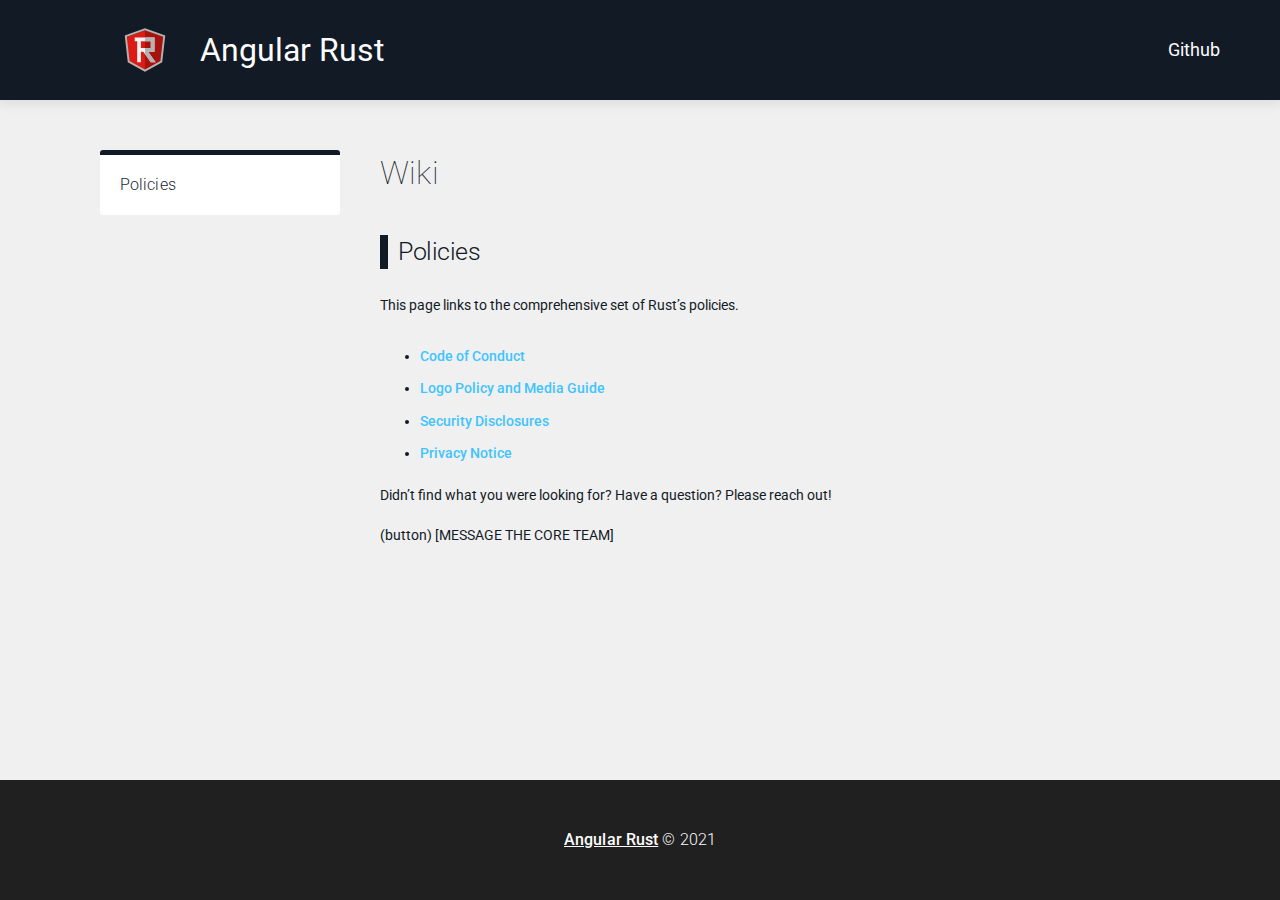
<file: wiki/index.html>
<!DOCTYPE html>
<html lang="en">

<head>
    <meta charset="UTF-8">
    <title>Wiki | Angular Rust </title>
    <meta name="viewport" content="width=device-width, initial-scale=1, shrink-to-fit=no">
    <meta name="google-site-verification" content="Kepqb6k6uptlwngnHbBVJmqQtwNW8zfHyQBbTXLYAgA" />
    <meta name="yandex-verification" content="d0f0604cc21d2bf4" />
    <style>
    :root {
        /* Primary theme color */
        --primary-color: #121A26;
        /* Primary theme text color */
        --primary-text-color: #121A26;
        /* Primary theme link color */
        --primary-link-color: #40C4FF;
        /* Secondary color: the background body color */
        --secondary-color: #F0F0F0;
        --secondary-text-color: #1C2834;
        /* Highlight text color of table of content */
        --toc-highlight-text-color: #121A26;
        
        --test: #121A26;
        --test1: #40C4FF;
        --test2: #1C2834;
    }
</style>

    
    <!-- Global site tag (gtag.js) - Google Analytics -->
    <script async src="https://www.googletagmanager.com/gtag/js?id=G-MNEFM7ESF2"></script>
    <script>
        window.dataLayer = window.dataLayer || [];
        function gtag(){dataLayer.push(arguments);}
        gtag('js', new Date());
        gtag('config', 'G-MNEFM7ESF2');
    </script>
    

    
    <!-- Yandex.Metrika counter -->
    <script type="text/javascript" >
        (function(m,e,t,r,i,k,a){m[i]=m[i]||function(){(m[i].a=m[i].a||[]).push(arguments)};
        m[i].l=1*new Date();k=e.createElement(t),a=e.getElementsByTagName(t)[0],k.async=1,k.src=r,a.parentNode.insertBefore(k,a)})
        (window, document, "script", "https://mc.yandex.ru/metrika/tag.js", "ym");
    
        ym('87064278', "init", {
            clickmap:true,
            trackLinks:true,
            accurateTrackBounce:true
        });
    </script>
    <noscript><div><img src="https://mc.yandex.ru/watch/87064278" style="position:absolute; left:-9999px;" alt="" /></div></noscript>
    <!-- /Yandex.Metrika counter -->
    
    
    <link rel="preconnect" href="https://fonts.gstatic.com">
    <link href="https://fonts.googleapis.com/css2?family=Roboto:wght@100;300;400&display=swap" rel="stylesheet">
    <link href="https://fonts.googleapis.com/icon?family=Material+Icons" rel="stylesheet">
    <link rel="stylesheet" href="/mdl.min.css">
    <link rel="stylesheet" href="https:&#x2F;&#x2F;angular-rust.github.io&#x2F;style.css">
    
    
</head>

<body>
    
<header class="box-shadow">
    

<a href="https:&#x2F;&#x2F;angular-rust.github.io&#x2F;">
    <div class="logo">
        <img src="https:&#x2F;&#x2F;angular-rust.github.io&#x2F;angular-rust.svg" alt="logo">
        Angular Rust
    </div>
</a>

<nav>
    <!-- 
    <a class="nav-item subtitle-text" href="https:&#x2F;&#x2F;angular-rust.github.io&#x2F;showcases&#x2F;">Showcases</a>
    
    <a class="nav-item subtitle-text" href="https:&#x2F;&#x2F;angular-rust.github.io&#x2F;changelog&#x2F;">Changelog</a>
    
    <a class="nav-item subtitle-text" href="https:&#x2F;&#x2F;angular-rust.github.io&#x2F;about&#x2F;">About</a>
     -->

    
        
        <a class="nav-item subtitle-text" href="https:&#x2F;&#x2F;github.com&#x2F;angular-rust">Github</a>
        
    
</nav>

</header>

 
    <main>
        
        
        
        
        
        <div class="toc">
            <div class="toc-sticky">
                
                <div class="toc-item">
                    <a class="subtext" href="https://angular-rust.github.io/wiki/#policies">Policies</a>
                </div>
                
                
            </div>
        </div>
        
        

        <div class="content text">
            
<div class="heading-text">Wiki</div>
<h1 id="policies">Policies</h1>
<p>This page links to the comprehensive set of Rust’s policies.</p>
<ul>
<li><a href="/policy/code-of-conduct/">Code of Conduct</a></li>
<li><a href="/policy/media-guide/">Logo Policy and Media Guide</a></li>
<li><a href="/policy/security/">Security Disclosures</a></li>
<li><a href="/policy/privacy/">Privacy Notice</a></li>
</ul>
<p>Didn’t find what you were looking for? Have a question? Please reach out!</p>
<p>(button) [MESSAGE THE CORE TEAM]</p>


        </div>

        
        
    </main>

    
    <footer>
        <small class="subtext">
            <a href="https://angular-rust.github.io">Angular Rust</a> © 2021
        </small>
    </footer>
    
</body>
<script>
    function highlightNav(heading) {
        let pathname = location.pathname;
        document.querySelectorAll(".toc a").forEach((item) => {
            item.classList.remove("active");
        });
        document.querySelector(".toc a[href$='" + pathname + "#" + heading + "']").classList.add("active");
    }

    let currentHeading = "";
    window.onscroll = function () {
        let h = document.querySelectorAll("h1,h2,h3,h4,h5,h6");
        let elementArr = [];

        h.forEach(item => {
            if (item.id !== "") {
                elementArr[item.id] = item.getBoundingClientRect().top;
            }
        });
        elementArr.sort();
        for (let key in elementArr) {
            if (!elementArr.hasOwnProperty(key)) {
                continue;
            }
            if (elementArr[key] > 0 && elementArr[key] < 300) {
                if (currentHeading !== key) {
                    highlightNav(key);
                    currentHeading = key;
                }
                break;
            }
        }
    }
</script>

</html>
</file>
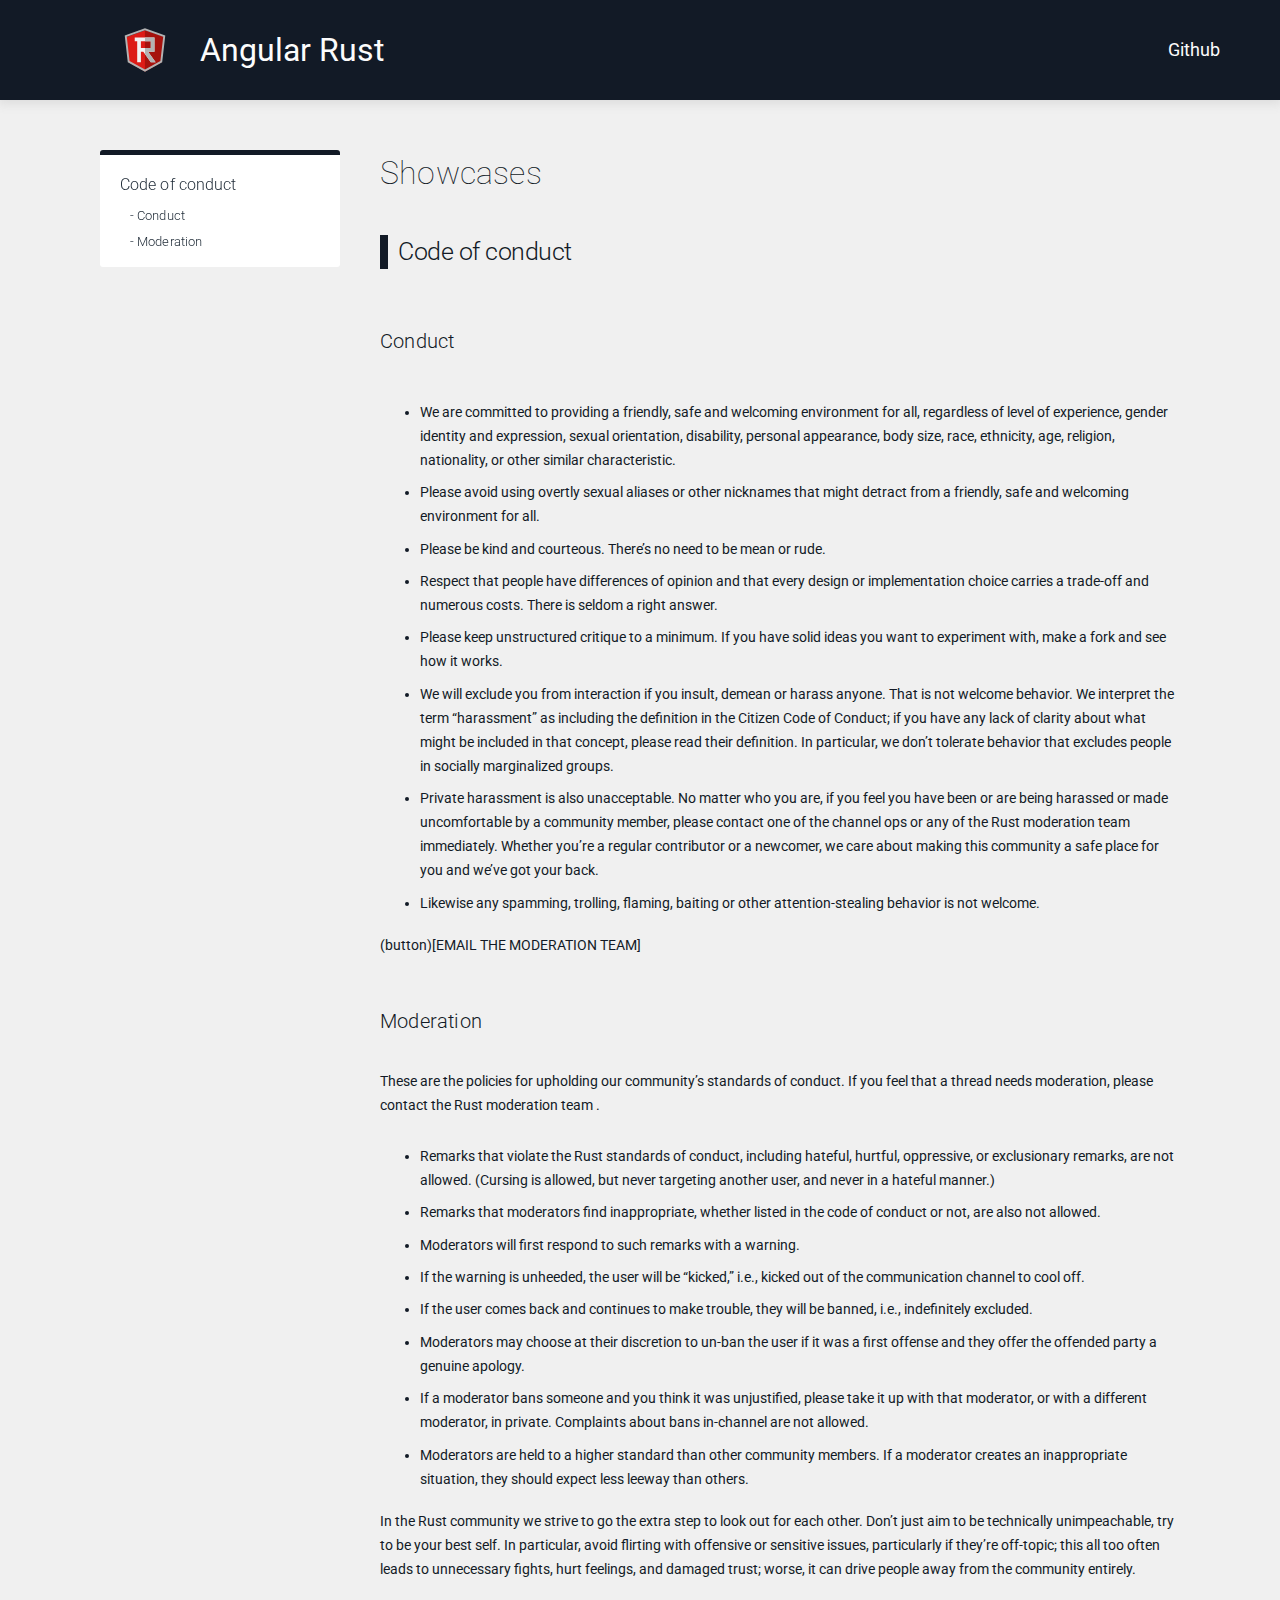
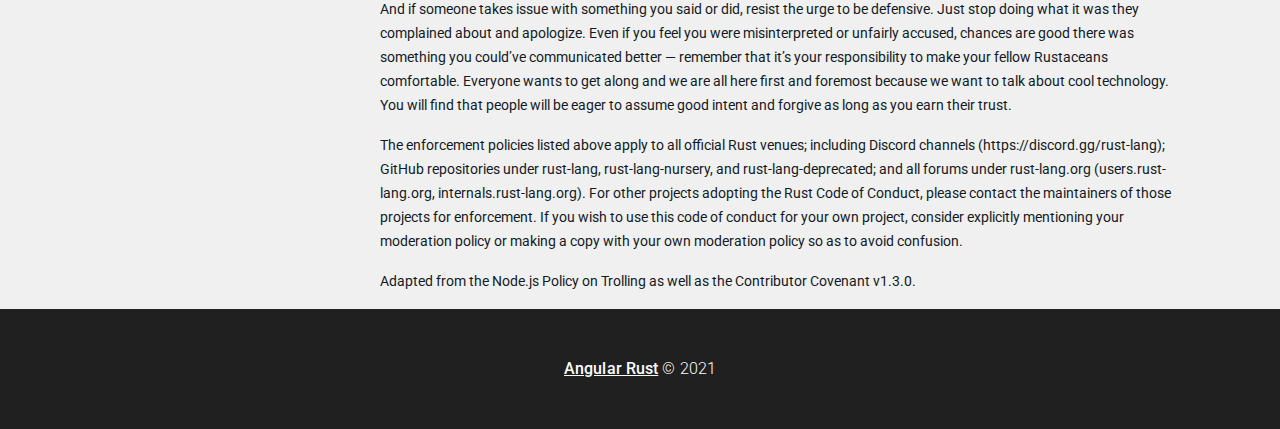
<file: policy/code-of-conduct/index.html>
<!DOCTYPE html>
<html lang="en">

<head>
    <meta charset="UTF-8">
    <title>Showcases | Angular Rust </title>
    <meta name="viewport" content="width=device-width, initial-scale=1, shrink-to-fit=no">
    <meta name="google-site-verification" content="Kepqb6k6uptlwngnHbBVJmqQtwNW8zfHyQBbTXLYAgA" />
    <meta name="yandex-verification" content="d0f0604cc21d2bf4" />
    <style>
    :root {
        /* Primary theme color */
        --primary-color: #121A26;
        /* Primary theme text color */
        --primary-text-color: #121A26;
        /* Primary theme link color */
        --primary-link-color: #40C4FF;
        /* Secondary color: the background body color */
        --secondary-color: #F0F0F0;
        --secondary-text-color: #1C2834;
        /* Highlight text color of table of content */
        --toc-highlight-text-color: #121A26;
        
        --test: #121A26;
        --test1: #40C4FF;
        --test2: #1C2834;
    }
</style>

    
    <!-- Global site tag (gtag.js) - Google Analytics -->
    <script async src="https://www.googletagmanager.com/gtag/js?id=G-MNEFM7ESF2"></script>
    <script>
        window.dataLayer = window.dataLayer || [];
        function gtag(){dataLayer.push(arguments);}
        gtag('js', new Date());
        gtag('config', 'G-MNEFM7ESF2');
    </script>
    

    
    <!-- Yandex.Metrika counter -->
    <script type="text/javascript" >
        (function(m,e,t,r,i,k,a){m[i]=m[i]||function(){(m[i].a=m[i].a||[]).push(arguments)};
        m[i].l=1*new Date();k=e.createElement(t),a=e.getElementsByTagName(t)[0],k.async=1,k.src=r,a.parentNode.insertBefore(k,a)})
        (window, document, "script", "https://mc.yandex.ru/metrika/tag.js", "ym");
    
        ym('87064278', "init", {
            clickmap:true,
            trackLinks:true,
            accurateTrackBounce:true
        });
    </script>
    <noscript><div><img src="https://mc.yandex.ru/watch/87064278" style="position:absolute; left:-9999px;" alt="" /></div></noscript>
    <!-- /Yandex.Metrika counter -->
    
    
    <link rel="preconnect" href="https://fonts.gstatic.com">
    <link href="https://fonts.googleapis.com/css2?family=Roboto:wght@100;300;400&display=swap" rel="stylesheet">
    <link href="https://fonts.googleapis.com/icon?family=Material+Icons" rel="stylesheet">
    <link rel="stylesheet" href="/mdl.min.css">
    <link rel="stylesheet" href="https:&#x2F;&#x2F;angular-rust.github.io&#x2F;style.css">
    
    
</head>

<body>
    
<header class="box-shadow">
    

<a href="https:&#x2F;&#x2F;angular-rust.github.io&#x2F;">
    <div class="logo">
        <img src="https:&#x2F;&#x2F;angular-rust.github.io&#x2F;angular-rust.svg" alt="logo">
        Angular Rust
    </div>
</a>

<nav>
    <!-- 
    <a class="nav-item subtitle-text" href="https:&#x2F;&#x2F;angular-rust.github.io&#x2F;showcases&#x2F;">Showcases</a>
    
    <a class="nav-item subtitle-text" href="https:&#x2F;&#x2F;angular-rust.github.io&#x2F;changelog&#x2F;">Changelog</a>
    
    <a class="nav-item subtitle-text" href="https:&#x2F;&#x2F;angular-rust.github.io&#x2F;about&#x2F;">About</a>
     -->

    
        
        <a class="nav-item subtitle-text" href="https:&#x2F;&#x2F;github.com&#x2F;angular-rust">Github</a>
        
    
</nav>

</header>

 
    <main>
        
        
        
        
        
        <div class="toc">
            <div class="toc-sticky">
                
                <div class="toc-item">
                    <a class="subtext" href="https://angular-rust.github.io/policy/code-of-conduct/#code-of-conduct">Code of conduct</a>
                </div>
                
                
                <div class="toc-item-child">
                    <a class="subtext" href="https://angular-rust.github.io/policy/code-of-conduct/#conduct"><small>- Conduct</small></a>
                </div>
                
                <div class="toc-item-child">
                    <a class="subtext" href="https://angular-rust.github.io/policy/code-of-conduct/#moderation"><small>- Moderation</small></a>
                </div>
                
                
                
            </div>
        </div>
        
        

        <div class="content text">
            
<div class="heading-text">Showcases</div>
<h1 id="code-of-conduct">Code of conduct</h1>
<h2 id="conduct">Conduct</h2>
<ul>
<li>We are committed to providing a friendly, safe and welcoming environment for all, regardless of level of experience, gender identity and expression, sexual orientation, disability, personal appearance, body size, race, ethnicity, age, religion, nationality, or other similar characteristic.</li>
<li>Please avoid using overtly sexual aliases or other nicknames that might detract from a friendly, safe and welcoming environment for all.</li>
<li>Please be kind and courteous. There’s no need to be mean or rude.</li>
<li>Respect that people have differences of opinion and that every design or implementation choice carries a trade-off and numerous costs. There is seldom a right answer.</li>
<li>Please keep unstructured critique to a minimum. If you have solid ideas you want to experiment with, make a fork and see how it works.</li>
<li>We will exclude you from interaction if you insult, demean or harass anyone. That is not welcome behavior. We interpret the term “harassment” as including the definition in the Citizen Code of Conduct; if you have any lack of clarity about what might be included in that concept, please read their definition. In particular, we don’t tolerate behavior that excludes people in socially marginalized groups.</li>
<li>Private harassment is also unacceptable. No matter who you are, if you feel you have been or are being harassed or made uncomfortable by a community member, please contact one of the channel ops or any of the Rust moderation team immediately. Whether you’re a regular contributor or a newcomer, we care about making this community a safe place for you and we’ve got your back.</li>
<li>Likewise any spamming, trolling, flaming, baiting or other attention-stealing behavior is not welcome.</li>
</ul>
<p>(button)[EMAIL THE MODERATION TEAM]</p>
<h2 id="moderation">Moderation</h2>
<p>These are the policies for upholding our community’s standards of conduct. If you feel that a thread needs moderation, please contact the Rust moderation team .</p>
<ul>
<li>Remarks that violate the Rust standards of conduct, including hateful, hurtful, oppressive, or exclusionary remarks, are not allowed. (Cursing is allowed, but never targeting another user, and never in a hateful manner.)</li>
<li>Remarks that moderators find inappropriate, whether listed in the code of conduct or not, are also not allowed.</li>
<li>Moderators will first respond to such remarks with a warning.</li>
<li>If the warning is unheeded, the user will be “kicked,” i.e., kicked out of the communication channel to cool off.</li>
<li>If the user comes back and continues to make trouble, they will be banned, i.e., indefinitely excluded.</li>
<li>Moderators may choose at their discretion to un-ban the user if it was a first offense and they offer the offended party a genuine apology.</li>
<li>If a moderator bans someone and you think it was unjustified, please take it up with that moderator, or with a different moderator, in private. Complaints about bans in-channel are not allowed.</li>
<li>Moderators are held to a higher standard than other community members. If a moderator creates an inappropriate situation, they should expect less leeway than others.</li>
</ul>
<p>In the Rust community we strive to go the extra step to look out for each other. Don’t just aim to be technically unimpeachable, try to be your best self. In particular, avoid flirting with offensive or sensitive issues, particularly if they’re off-topic; this all too often leads to unnecessary fights, hurt feelings, and damaged trust; worse, it can drive people away from the community entirely.</p>
<p>And if someone takes issue with something you said or did, resist the urge to be defensive. Just stop doing what it was they complained about and apologize. Even if you feel you were misinterpreted or unfairly accused, chances are good there was something you could’ve communicated better — remember that it’s your responsibility to make your fellow Rustaceans comfortable. Everyone wants to get along and we are all here first and foremost because we want to talk about cool technology. You will find that people will be eager to assume good intent and forgive as long as you earn their trust.</p>
<p>The enforcement policies listed above apply to all official Rust venues; including Discord channels (https://discord.gg/rust-lang); GitHub repositories under rust-lang, rust-lang-nursery, and rust-lang-deprecated; and all forums under rust-lang.org (users.rust-lang.org, internals.rust-lang.org). For other projects adopting the Rust Code of Conduct, please contact the maintainers of those projects for enforcement. If you wish to use this code of conduct for your own project, consider explicitly mentioning your moderation policy or making a copy with your own moderation policy so as to avoid confusion.</p>
<p>Adapted from the Node.js Policy on Trolling as well as the Contributor Covenant v1.3.0.</p>










<script src="https://giscus.app/client.js"
    data-repo="angular-rust&#x2F;angular-rust.github.io"
    data-repo-id="MDEwOlJlcG9zaXRvcnkzMzY3MzIxNTA="
    data-category="General"
    data-category-id="DIC_kwDOFBIf9s4CAjjd"
    data-mapping="pathname"
    data-reactions-enabled="1"
    data-emit-metadata="0"
    data-theme="light"
    data-lang="en"
    crossorigin="anonymous"
    async>
</script>



        </div>

        
        
    </main>

    
    <footer>
        <small class="subtext">
            <a href="https://angular-rust.github.io">Angular Rust</a> © 2021
        </small>
    </footer>
    
</body>
<script>
    function highlightNav(heading) {
        let pathname = location.pathname;
        document.querySelectorAll(".toc a").forEach((item) => {
            item.classList.remove("active");
        });
        document.querySelector(".toc a[href$='" + pathname + "#" + heading + "']").classList.add("active");
    }

    let currentHeading = "";
    window.onscroll = function () {
        let h = document.querySelectorAll("h1,h2,h3,h4,h5,h6");
        let elementArr = [];

        h.forEach(item => {
            if (item.id !== "") {
                elementArr[item.id] = item.getBoundingClientRect().top;
            }
        });
        elementArr.sort();
        for (let key in elementArr) {
            if (!elementArr.hasOwnProperty(key)) {
                continue;
            }
            if (elementArr[key] > 0 && elementArr[key] < 300) {
                if (currentHeading !== key) {
                    highlightNav(key);
                    currentHeading = key;
                }
                break;
            }
        }
    }
</script>

</html>
</file>
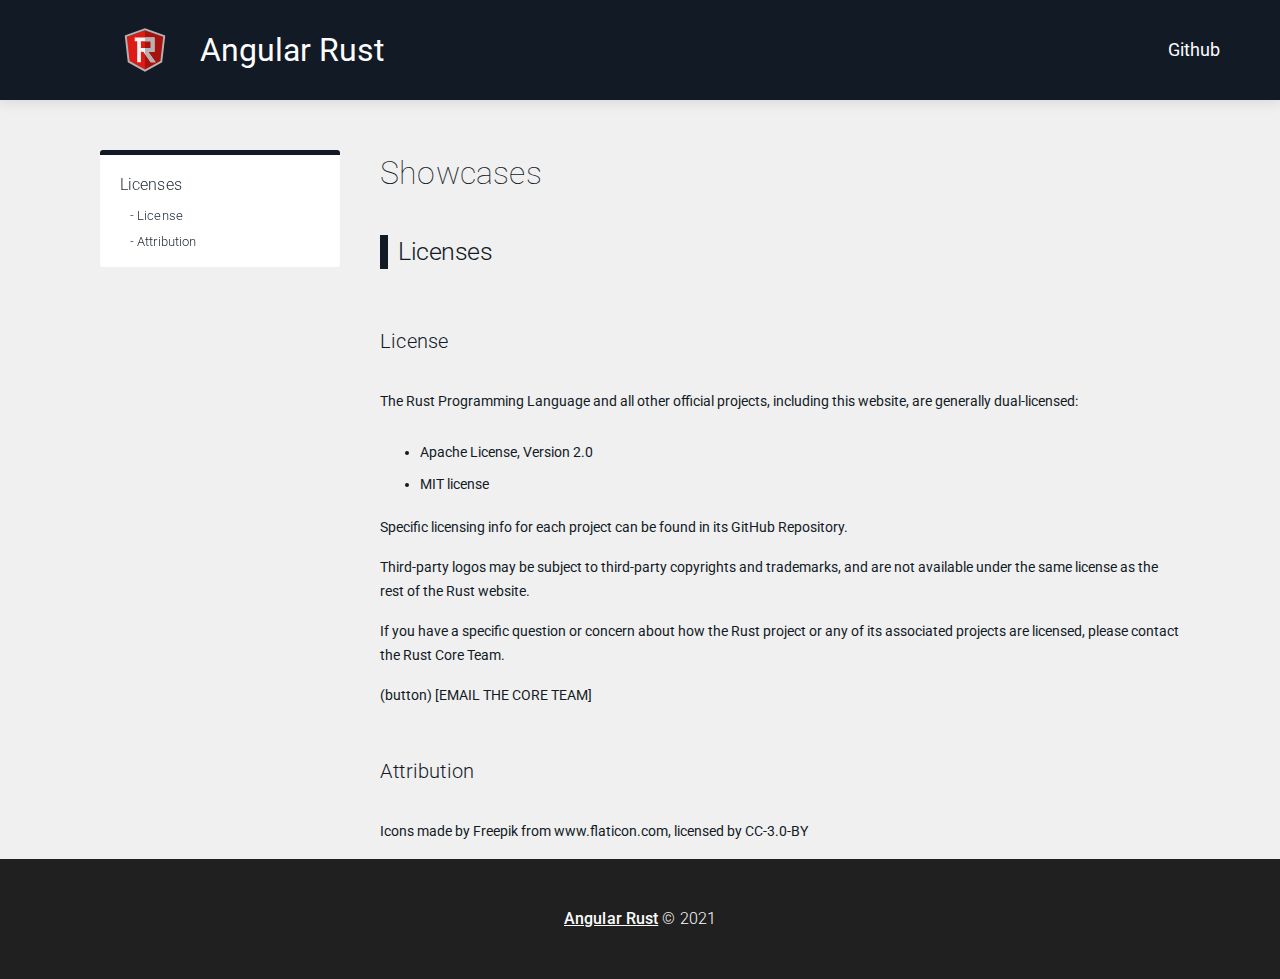
<file: policy/licenses/index.html>
<!DOCTYPE html>
<html lang="en">

<head>
    <meta charset="UTF-8">
    <title>Showcases | Angular Rust </title>
    <meta name="viewport" content="width=device-width, initial-scale=1, shrink-to-fit=no">
    <meta name="google-site-verification" content="Kepqb6k6uptlwngnHbBVJmqQtwNW8zfHyQBbTXLYAgA" />
    <meta name="yandex-verification" content="d0f0604cc21d2bf4" />
    <style>
    :root {
        /* Primary theme color */
        --primary-color: #121A26;
        /* Primary theme text color */
        --primary-text-color: #121A26;
        /* Primary theme link color */
        --primary-link-color: #40C4FF;
        /* Secondary color: the background body color */
        --secondary-color: #F0F0F0;
        --secondary-text-color: #1C2834;
        /* Highlight text color of table of content */
        --toc-highlight-text-color: #121A26;
        
        --test: #121A26;
        --test1: #40C4FF;
        --test2: #1C2834;
    }
</style>

    
    <!-- Global site tag (gtag.js) - Google Analytics -->
    <script async src="https://www.googletagmanager.com/gtag/js?id=G-MNEFM7ESF2"></script>
    <script>
        window.dataLayer = window.dataLayer || [];
        function gtag(){dataLayer.push(arguments);}
        gtag('js', new Date());
        gtag('config', 'G-MNEFM7ESF2');
    </script>
    

    
    <!-- Yandex.Metrika counter -->
    <script type="text/javascript" >
        (function(m,e,t,r,i,k,a){m[i]=m[i]||function(){(m[i].a=m[i].a||[]).push(arguments)};
        m[i].l=1*new Date();k=e.createElement(t),a=e.getElementsByTagName(t)[0],k.async=1,k.src=r,a.parentNode.insertBefore(k,a)})
        (window, document, "script", "https://mc.yandex.ru/metrika/tag.js", "ym");
    
        ym('87064278', "init", {
            clickmap:true,
            trackLinks:true,
            accurateTrackBounce:true
        });
    </script>
    <noscript><div><img src="https://mc.yandex.ru/watch/87064278" style="position:absolute; left:-9999px;" alt="" /></div></noscript>
    <!-- /Yandex.Metrika counter -->
    
    
    <link rel="preconnect" href="https://fonts.gstatic.com">
    <link href="https://fonts.googleapis.com/css2?family=Roboto:wght@100;300;400&display=swap" rel="stylesheet">
    <link href="https://fonts.googleapis.com/icon?family=Material+Icons" rel="stylesheet">
    <link rel="stylesheet" href="/mdl.min.css">
    <link rel="stylesheet" href="https:&#x2F;&#x2F;angular-rust.github.io&#x2F;style.css">
    
    
</head>

<body>
    
<header class="box-shadow">
    

<a href="https:&#x2F;&#x2F;angular-rust.github.io&#x2F;">
    <div class="logo">
        <img src="https:&#x2F;&#x2F;angular-rust.github.io&#x2F;angular-rust.svg" alt="logo">
        Angular Rust
    </div>
</a>

<nav>
    <!-- 
    <a class="nav-item subtitle-text" href="https:&#x2F;&#x2F;angular-rust.github.io&#x2F;showcases&#x2F;">Showcases</a>
    
    <a class="nav-item subtitle-text" href="https:&#x2F;&#x2F;angular-rust.github.io&#x2F;changelog&#x2F;">Changelog</a>
    
    <a class="nav-item subtitle-text" href="https:&#x2F;&#x2F;angular-rust.github.io&#x2F;about&#x2F;">About</a>
     -->

    
        
        <a class="nav-item subtitle-text" href="https:&#x2F;&#x2F;github.com&#x2F;angular-rust">Github</a>
        
    
</nav>

</header>

 
    <main>
        
        
        
        
        
        <div class="toc">
            <div class="toc-sticky">
                
                <div class="toc-item">
                    <a class="subtext" href="https://angular-rust.github.io/policy/licenses/#licenses">Licenses</a>
                </div>
                
                
                <div class="toc-item-child">
                    <a class="subtext" href="https://angular-rust.github.io/policy/licenses/#license"><small>- License</small></a>
                </div>
                
                <div class="toc-item-child">
                    <a class="subtext" href="https://angular-rust.github.io/policy/licenses/#attribution"><small>- Attribution</small></a>
                </div>
                
                
                
            </div>
        </div>
        
        

        <div class="content text">
            
<div class="heading-text">Showcases</div>
<h1 id="licenses">Licenses</h1>
<h2 id="license">License</h2>
<p>The Rust Programming Language and all other official projects, including this website, are generally dual-licensed:</p>
<ul>
<li>Apache License, Version 2.0</li>
<li>MIT license</li>
</ul>
<p>Specific licensing info for each project can be found in its GitHub Repository.</p>
<p>Third-party logos may be subject to third-party copyrights and trademarks, and are not available under the same license as the rest of the Rust website.</p>
<p>If you have a specific question or concern about how the Rust project or any of its associated projects are licensed, please contact the Rust Core Team.</p>
<p>(button) [EMAIL THE CORE TEAM]</p>
<h2 id="attribution">Attribution</h2>
<p>Icons made by Freepik from www.flaticon.com, licensed by CC-3.0-BY</p>










<script src="https://giscus.app/client.js"
    data-repo="angular-rust&#x2F;angular-rust.github.io"
    data-repo-id="MDEwOlJlcG9zaXRvcnkzMzY3MzIxNTA="
    data-category="General"
    data-category-id="DIC_kwDOFBIf9s4CAjjd"
    data-mapping="pathname"
    data-reactions-enabled="1"
    data-emit-metadata="0"
    data-theme="light"
    data-lang="en"
    crossorigin="anonymous"
    async>
</script>



        </div>

        
        
    </main>

    
    <footer>
        <small class="subtext">
            <a href="https://angular-rust.github.io">Angular Rust</a> © 2021
        </small>
    </footer>
    
</body>
<script>
    function highlightNav(heading) {
        let pathname = location.pathname;
        document.querySelectorAll(".toc a").forEach((item) => {
            item.classList.remove("active");
        });
        document.querySelector(".toc a[href$='" + pathname + "#" + heading + "']").classList.add("active");
    }

    let currentHeading = "";
    window.onscroll = function () {
        let h = document.querySelectorAll("h1,h2,h3,h4,h5,h6");
        let elementArr = [];

        h.forEach(item => {
            if (item.id !== "") {
                elementArr[item.id] = item.getBoundingClientRect().top;
            }
        });
        elementArr.sort();
        for (let key in elementArr) {
            if (!elementArr.hasOwnProperty(key)) {
                continue;
            }
            if (elementArr[key] > 0 && elementArr[key] < 300) {
                if (currentHeading !== key) {
                    highlightNav(key);
                    currentHeading = key;
                }
                break;
            }
        }
    }
</script>

</html>
</file>
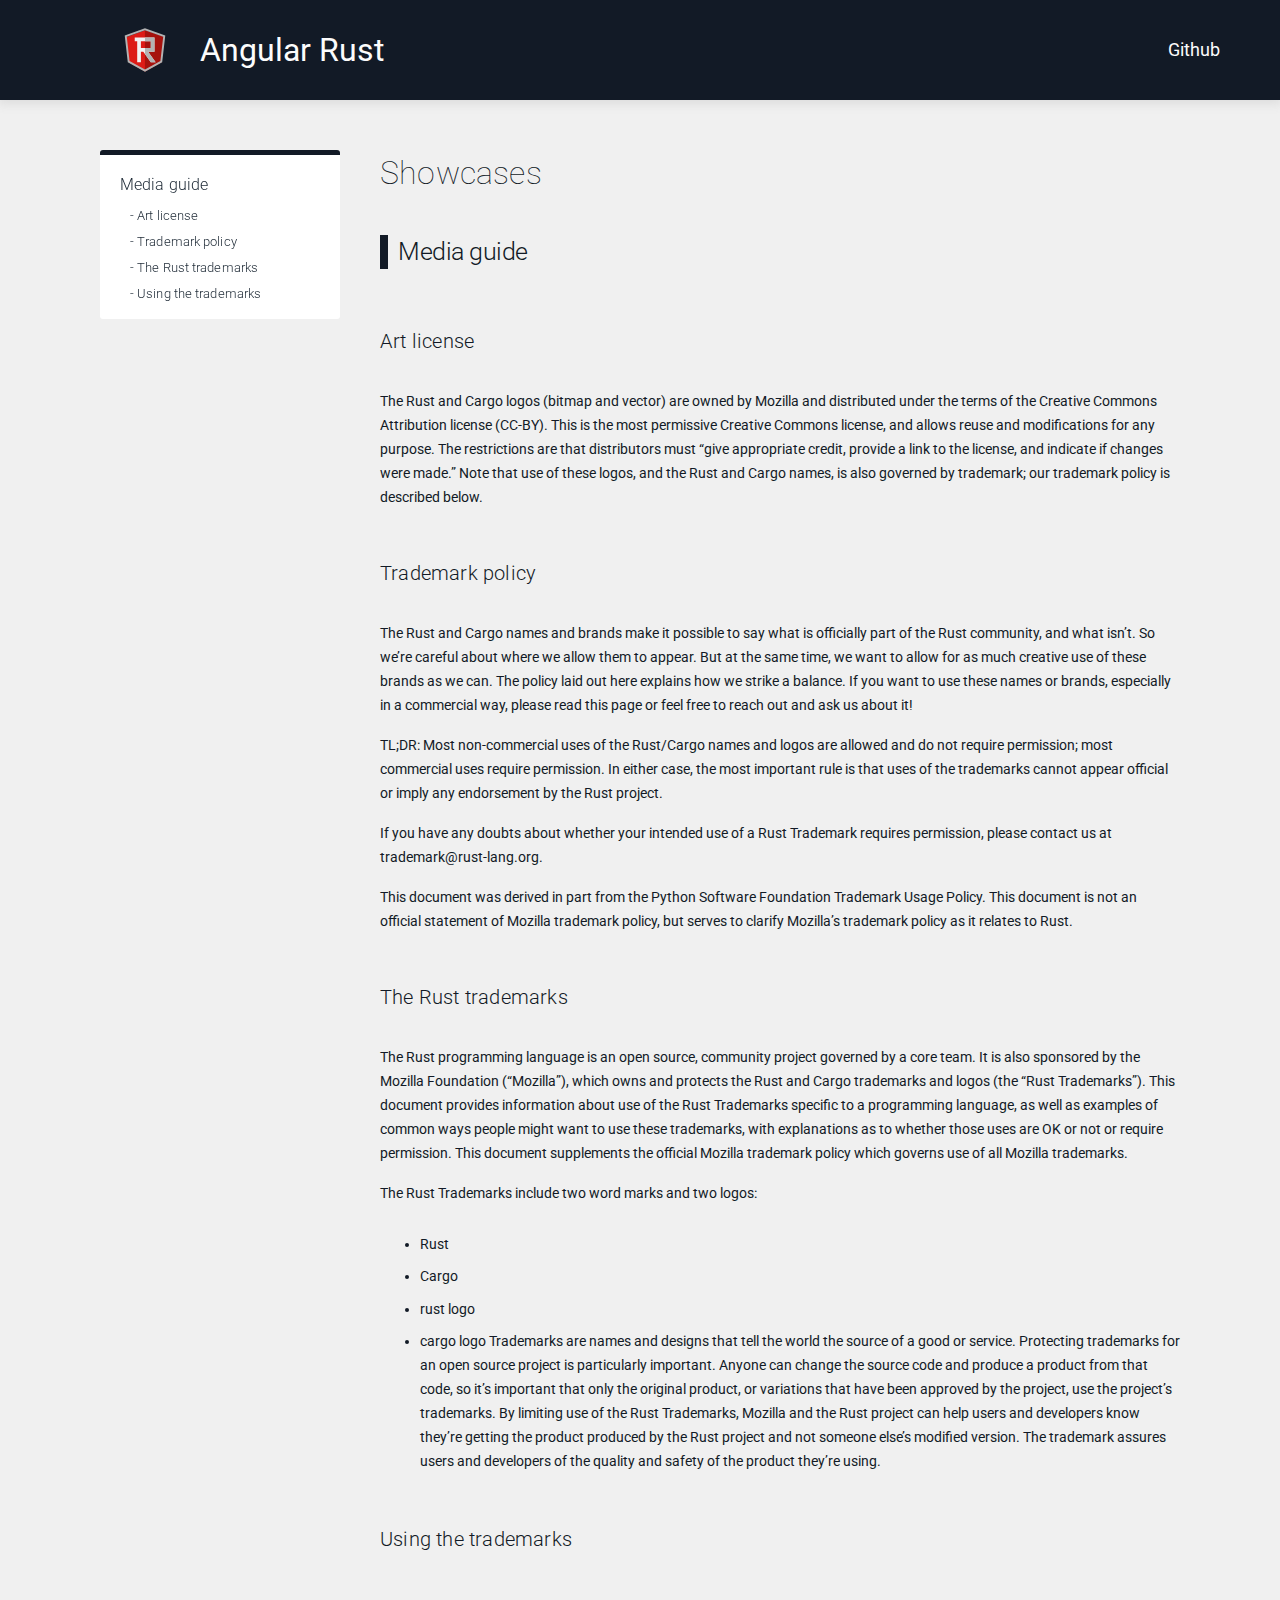
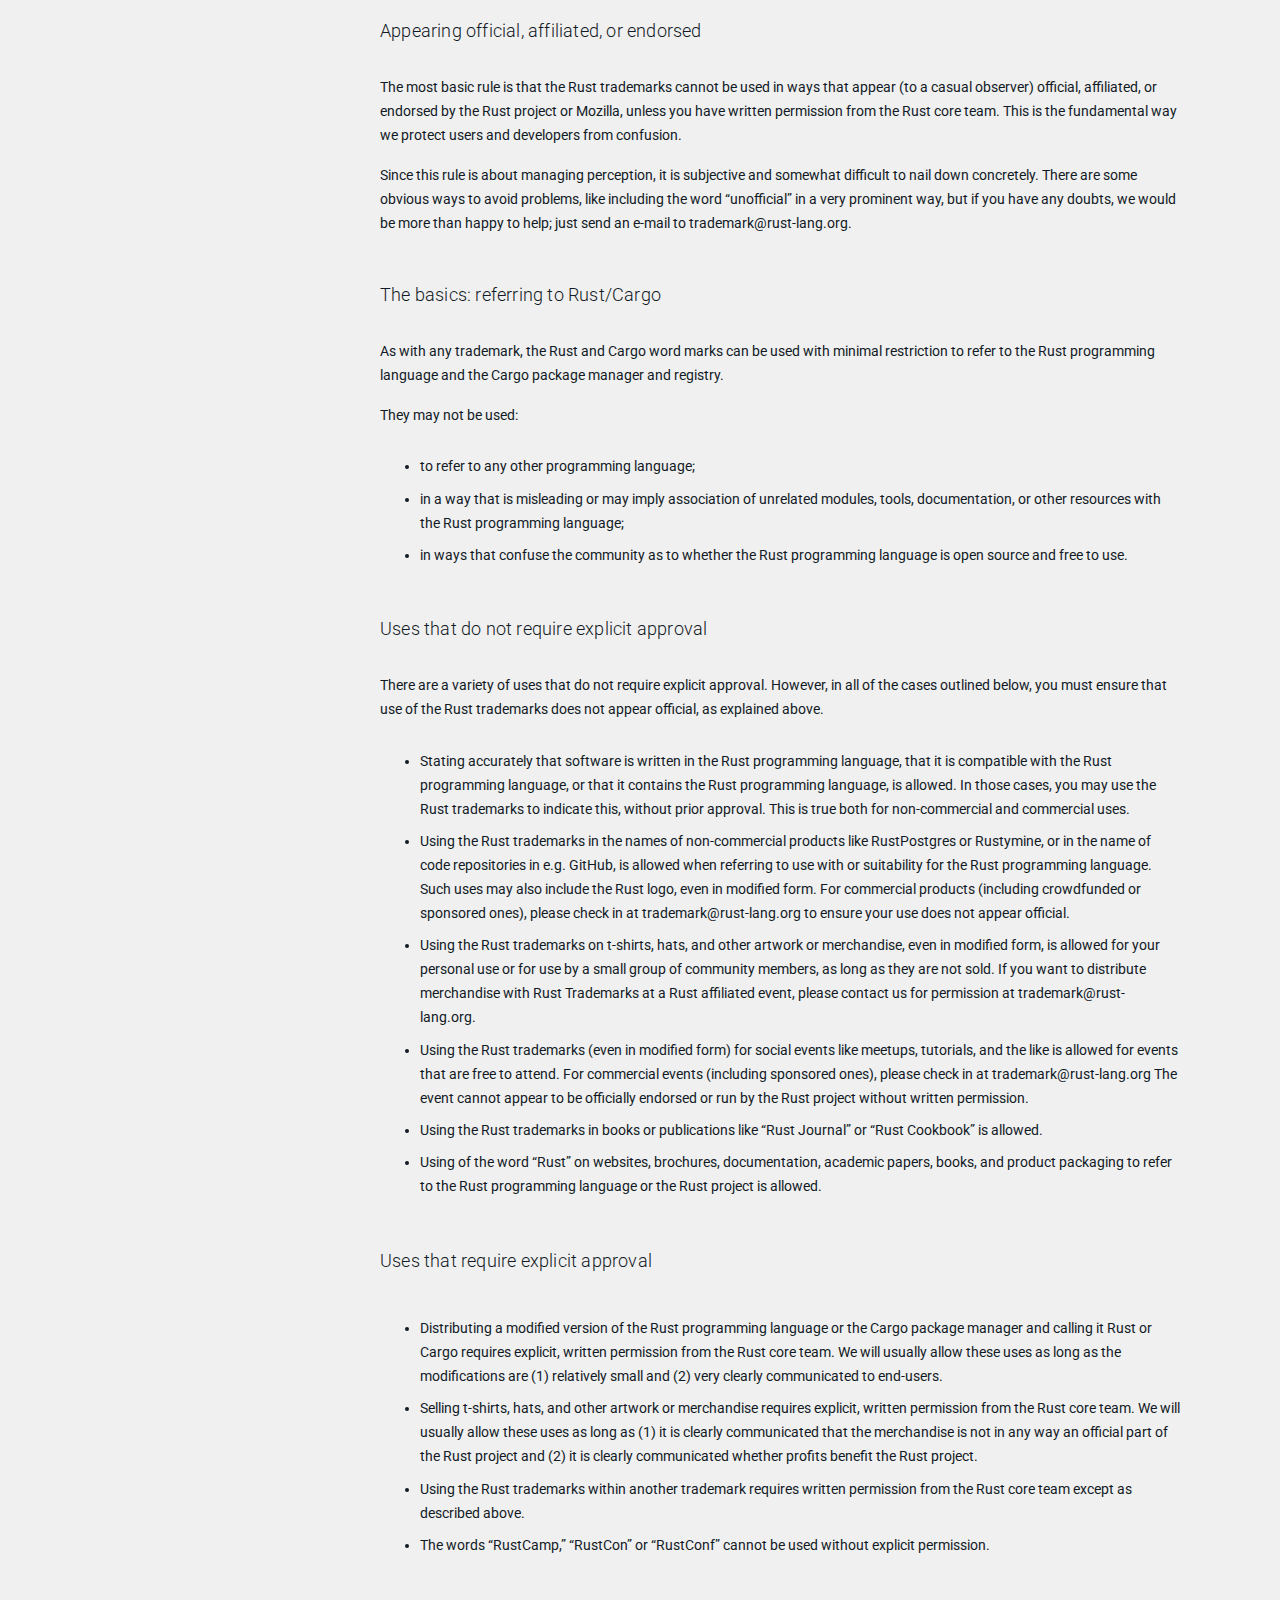
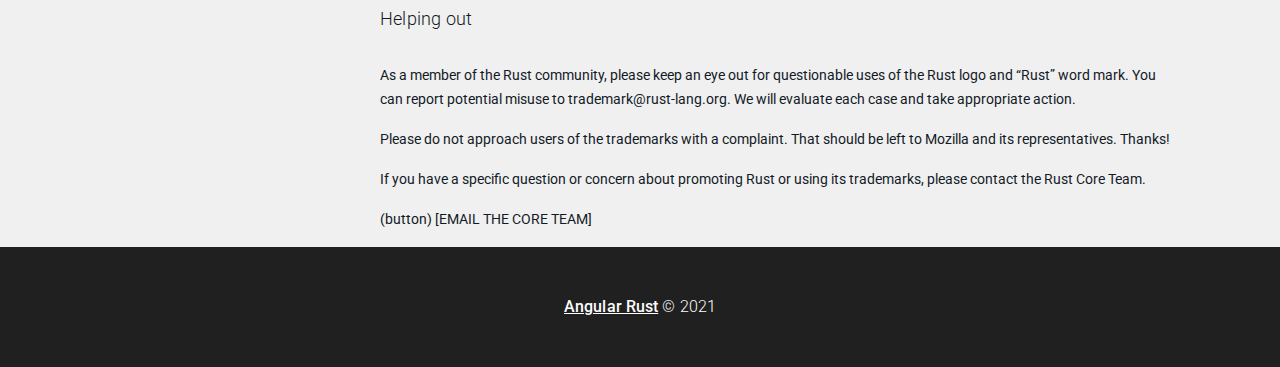
<file: policy/media-guide/index.html>
<!DOCTYPE html>
<html lang="en">

<head>
    <meta charset="UTF-8">
    <title>Showcases | Angular Rust </title>
    <meta name="viewport" content="width=device-width, initial-scale=1, shrink-to-fit=no">
    <meta name="google-site-verification" content="Kepqb6k6uptlwngnHbBVJmqQtwNW8zfHyQBbTXLYAgA" />
    <meta name="yandex-verification" content="d0f0604cc21d2bf4" />
    <style>
    :root {
        /* Primary theme color */
        --primary-color: #121A26;
        /* Primary theme text color */
        --primary-text-color: #121A26;
        /* Primary theme link color */
        --primary-link-color: #40C4FF;
        /* Secondary color: the background body color */
        --secondary-color: #F0F0F0;
        --secondary-text-color: #1C2834;
        /* Highlight text color of table of content */
        --toc-highlight-text-color: #121A26;
        
        --test: #121A26;
        --test1: #40C4FF;
        --test2: #1C2834;
    }
</style>

    
    <!-- Global site tag (gtag.js) - Google Analytics -->
    <script async src="https://www.googletagmanager.com/gtag/js?id=G-MNEFM7ESF2"></script>
    <script>
        window.dataLayer = window.dataLayer || [];
        function gtag(){dataLayer.push(arguments);}
        gtag('js', new Date());
        gtag('config', 'G-MNEFM7ESF2');
    </script>
    

    
    <!-- Yandex.Metrika counter -->
    <script type="text/javascript" >
        (function(m,e,t,r,i,k,a){m[i]=m[i]||function(){(m[i].a=m[i].a||[]).push(arguments)};
        m[i].l=1*new Date();k=e.createElement(t),a=e.getElementsByTagName(t)[0],k.async=1,k.src=r,a.parentNode.insertBefore(k,a)})
        (window, document, "script", "https://mc.yandex.ru/metrika/tag.js", "ym");
    
        ym('87064278', "init", {
            clickmap:true,
            trackLinks:true,
            accurateTrackBounce:true
        });
    </script>
    <noscript><div><img src="https://mc.yandex.ru/watch/87064278" style="position:absolute; left:-9999px;" alt="" /></div></noscript>
    <!-- /Yandex.Metrika counter -->
    
    
    <link rel="preconnect" href="https://fonts.gstatic.com">
    <link href="https://fonts.googleapis.com/css2?family=Roboto:wght@100;300;400&display=swap" rel="stylesheet">
    <link href="https://fonts.googleapis.com/icon?family=Material+Icons" rel="stylesheet">
    <link rel="stylesheet" href="/mdl.min.css">
    <link rel="stylesheet" href="https:&#x2F;&#x2F;angular-rust.github.io&#x2F;style.css">
    
    
</head>

<body>
    
<header class="box-shadow">
    

<a href="https:&#x2F;&#x2F;angular-rust.github.io&#x2F;">
    <div class="logo">
        <img src="https:&#x2F;&#x2F;angular-rust.github.io&#x2F;angular-rust.svg" alt="logo">
        Angular Rust
    </div>
</a>

<nav>
    <!-- 
    <a class="nav-item subtitle-text" href="https:&#x2F;&#x2F;angular-rust.github.io&#x2F;showcases&#x2F;">Showcases</a>
    
    <a class="nav-item subtitle-text" href="https:&#x2F;&#x2F;angular-rust.github.io&#x2F;changelog&#x2F;">Changelog</a>
    
    <a class="nav-item subtitle-text" href="https:&#x2F;&#x2F;angular-rust.github.io&#x2F;about&#x2F;">About</a>
     -->

    
        
        <a class="nav-item subtitle-text" href="https:&#x2F;&#x2F;github.com&#x2F;angular-rust">Github</a>
        
    
</nav>

</header>

 
    <main>
        
        
        
        
        
        <div class="toc">
            <div class="toc-sticky">
                
                <div class="toc-item">
                    <a class="subtext" href="https://angular-rust.github.io/policy/media-guide/#media-guide">Media guide</a>
                </div>
                
                
                <div class="toc-item-child">
                    <a class="subtext" href="https://angular-rust.github.io/policy/media-guide/#art-license"><small>- Art license</small></a>
                </div>
                
                <div class="toc-item-child">
                    <a class="subtext" href="https://angular-rust.github.io/policy/media-guide/#trademark-policy"><small>- Trademark policy</small></a>
                </div>
                
                <div class="toc-item-child">
                    <a class="subtext" href="https://angular-rust.github.io/policy/media-guide/#the-rust-trademarks"><small>- The Rust trademarks</small></a>
                </div>
                
                <div class="toc-item-child">
                    <a class="subtext" href="https://angular-rust.github.io/policy/media-guide/#using-the-trademarks"><small>- Using the trademarks</small></a>
                </div>
                
                
                
            </div>
        </div>
        
        

        <div class="content text">
            
<div class="heading-text">Showcases</div>
<h1 id="media-guide">Media guide</h1>
<h2 id="art-license">Art license</h2>
<p>The Rust and Cargo logos (bitmap and vector) are owned by Mozilla and distributed under the terms of the Creative Commons Attribution license (CC-BY). This is the most permissive Creative Commons license, and allows reuse and modifications for any purpose. The restrictions are that distributors must “give appropriate credit, provide a link to the license, and indicate if changes were made.” Note that use of these logos, and the Rust and Cargo names, is also governed by trademark; our trademark policy is described below.</p>
<h2 id="trademark-policy">Trademark policy</h2>
<p>The Rust and Cargo names and brands make it possible to say what is officially part of the Rust community, and what isn’t. So we’re careful about where we allow them to appear. But at the same time, we want to allow for as much creative use of these brands as we can. The policy laid out here explains how we strike a balance. If you want to use these names or brands, especially in a commercial way, please read this page or feel free to reach out and ask us about it!</p>
<p>TL;DR: Most non-commercial uses of the Rust/Cargo names and logos are allowed and do not require permission; most commercial uses require permission. In either case, the most important rule is that uses of the trademarks cannot appear official or imply any endorsement by the Rust project.</p>
<p>If you have any doubts about whether your intended use of a Rust Trademark requires permission, please contact us at trademark@rust-lang.org.</p>
<p>This document was derived in part from the Python Software Foundation Trademark Usage Policy. This document is not an official statement of Mozilla trademark policy, but serves to clarify Mozilla’s trademark policy as it relates to Rust.</p>
<h2 id="the-rust-trademarks">The Rust trademarks</h2>
<p>The Rust programming language is an open source, community project governed by a core team. It is also sponsored by the Mozilla Foundation (“Mozilla”), which owns and protects the Rust and Cargo trademarks and logos (the “Rust Trademarks”). This document provides information about use of the Rust Trademarks specific to a programming language, as well as examples of common ways people might want to use these trademarks, with explanations as to whether those uses are OK or not or require permission. This document supplements the official Mozilla trademark policy which governs use of all Mozilla trademarks.</p>
<p>The Rust Trademarks include two word marks and two logos:</p>
<ul>
<li>Rust</li>
<li>Cargo</li>
<li>rust logo</li>
<li>cargo logo
Trademarks are names and designs that tell the world the source of a good or service. Protecting trademarks for an open source project is particularly important. Anyone can change the source code and produce a product from that code, so it’s important that only the original product, or variations that have been approved by the project, use the project’s trademarks. By limiting use of the Rust Trademarks, Mozilla and the Rust project can help users and developers know they’re getting the product produced by the Rust project and not someone else’s modified version. The trademark assures users and developers of the quality and safety of the product they’re using.</li>
</ul>
<h2 id="using-the-trademarks">Using the trademarks</h2>
<h3 id="appearing-official-affiliated-or-endorsed">Appearing official, affiliated, or endorsed</h3>
<p>The most basic rule is that the Rust trademarks cannot be used in ways that appear (to a casual observer) official, affiliated, or endorsed by the Rust project or Mozilla, unless you have written permission from the Rust core team. This is the fundamental way we protect users and developers from confusion.</p>
<p>Since this rule is about managing perception, it is subjective and somewhat difficult to nail down concretely. There are some obvious ways to avoid problems, like including the word “unofficial” in a very prominent way, but if you have any doubts, we would be more than happy to help; just send an e-mail to trademark@rust-lang.org.</p>
<h3 id="the-basics-referring-to-rust-cargo">The basics: referring to Rust/Cargo</h3>
<p>As with any trademark, the Rust and Cargo word marks can be used with minimal restriction to refer to the Rust programming language and the Cargo package manager and registry.</p>
<p>They may not be used:</p>
<ul>
<li>to refer to any other programming language;</li>
<li>in a way that is misleading or may imply association of unrelated modules, tools, documentation, or other resources with the Rust programming language;</li>
<li>in ways that confuse the community as to whether the Rust programming language is open source and free to use.</li>
</ul>
<h3 id="uses-that-do-not-require-explicit-approval">Uses that do not require explicit approval</h3>
<p>There are a variety of uses that do not require explicit approval. However, in all of the cases outlined below, you must ensure that use of the Rust trademarks does not appear official, as explained above.</p>
<ul>
<li>Stating accurately that software is written in the Rust programming language, that it is compatible with the Rust programming language, or that it contains the Rust programming language, is allowed. In those cases, you may use the Rust trademarks to indicate this, without prior approval. This is true both for non-commercial and commercial uses.</li>
<li>Using the Rust trademarks in the names of non-commercial products like RustPostgres or Rustymine, or in the name of code repositories in e.g. GitHub, is allowed when referring to use with or suitability for the Rust programming language. Such uses may also include the Rust logo, even in modified form. For commercial products (including crowdfunded or sponsored ones), please check in at trademark@rust-lang.org to ensure your use does not appear official.</li>
<li>Using the Rust trademarks on t-shirts, hats, and other artwork or merchandise, even in modified form, is allowed for your personal use or for use by a small group of community members, as long as they are not sold. If you want to distribute merchandise with Rust Trademarks at a Rust affiliated event, please contact us for permission at trademark@rust-lang.org.</li>
<li>Using the Rust trademarks (even in modified form) for social events like meetups, tutorials, and the like is allowed for events that are free to attend. For commercial events (including sponsored ones), please check in at trademark@rust-lang.org The event cannot appear to be officially endorsed or run by the Rust project without written permission.</li>
<li>Using the Rust trademarks in books or publications like “Rust Journal” or “Rust Cookbook” is allowed.</li>
<li>Using of the word “Rust” on websites, brochures, documentation, academic papers, books, and product packaging to refer to the Rust programming language or the Rust project is allowed.</li>
</ul>
<h3 id="uses-that-require-explicit-approval">Uses that require explicit approval</h3>
<ul>
<li>Distributing a modified version of the Rust programming language or the Cargo package manager and calling it Rust or Cargo requires explicit, written permission from the Rust core team. We will usually allow these uses as long as the modifications are (1) relatively small and (2) very clearly communicated to end-users.</li>
<li>Selling t-shirts, hats, and other artwork or merchandise requires explicit, written permission from the Rust core team. We will usually allow these uses as long as (1) it is clearly communicated that the merchandise is not in any way an official part of the Rust project and (2) it is clearly communicated whether profits benefit the Rust project.</li>
<li>Using the Rust trademarks within another trademark requires written permission from the Rust core team except as described above.</li>
<li>The words “RustCamp,” “RustCon” or “RustConf” cannot be used without explicit permission.</li>
</ul>
<h3 id="helping-out">Helping out</h3>
<p>As a member of the Rust community, please keep an eye out for questionable uses of the Rust logo and “Rust” word mark. You can report potential misuse to trademark@rust-lang.org. We will evaluate each case and take appropriate action.</p>
<p>Please do not approach users of the trademarks with a complaint. That should be left to Mozilla and its representatives. Thanks!</p>
<p>If you have a specific question or concern about promoting Rust or using its trademarks, please contact the Rust Core Team.</p>
<p>(button) [EMAIL THE CORE TEAM]</p>










<script src="https://giscus.app/client.js"
    data-repo="angular-rust&#x2F;angular-rust.github.io"
    data-repo-id="MDEwOlJlcG9zaXRvcnkzMzY3MzIxNTA="
    data-category="General"
    data-category-id="DIC_kwDOFBIf9s4CAjjd"
    data-mapping="pathname"
    data-reactions-enabled="1"
    data-emit-metadata="0"
    data-theme="light"
    data-lang="en"
    crossorigin="anonymous"
    async>
</script>



        </div>

        
        
    </main>

    
    <footer>
        <small class="subtext">
            <a href="https://angular-rust.github.io">Angular Rust</a> © 2021
        </small>
    </footer>
    
</body>
<script>
    function highlightNav(heading) {
        let pathname = location.pathname;
        document.querySelectorAll(".toc a").forEach((item) => {
            item.classList.remove("active");
        });
        document.querySelector(".toc a[href$='" + pathname + "#" + heading + "']").classList.add("active");
    }

    let currentHeading = "";
    window.onscroll = function () {
        let h = document.querySelectorAll("h1,h2,h3,h4,h5,h6");
        let elementArr = [];

        h.forEach(item => {
            if (item.id !== "") {
                elementArr[item.id] = item.getBoundingClientRect().top;
            }
        });
        elementArr.sort();
        for (let key in elementArr) {
            if (!elementArr.hasOwnProperty(key)) {
                continue;
            }
            if (elementArr[key] > 0 && elementArr[key] < 300) {
                if (currentHeading !== key) {
                    highlightNav(key);
                    currentHeading = key;
                }
                break;
            }
        }
    }
</script>

</html>
</file>
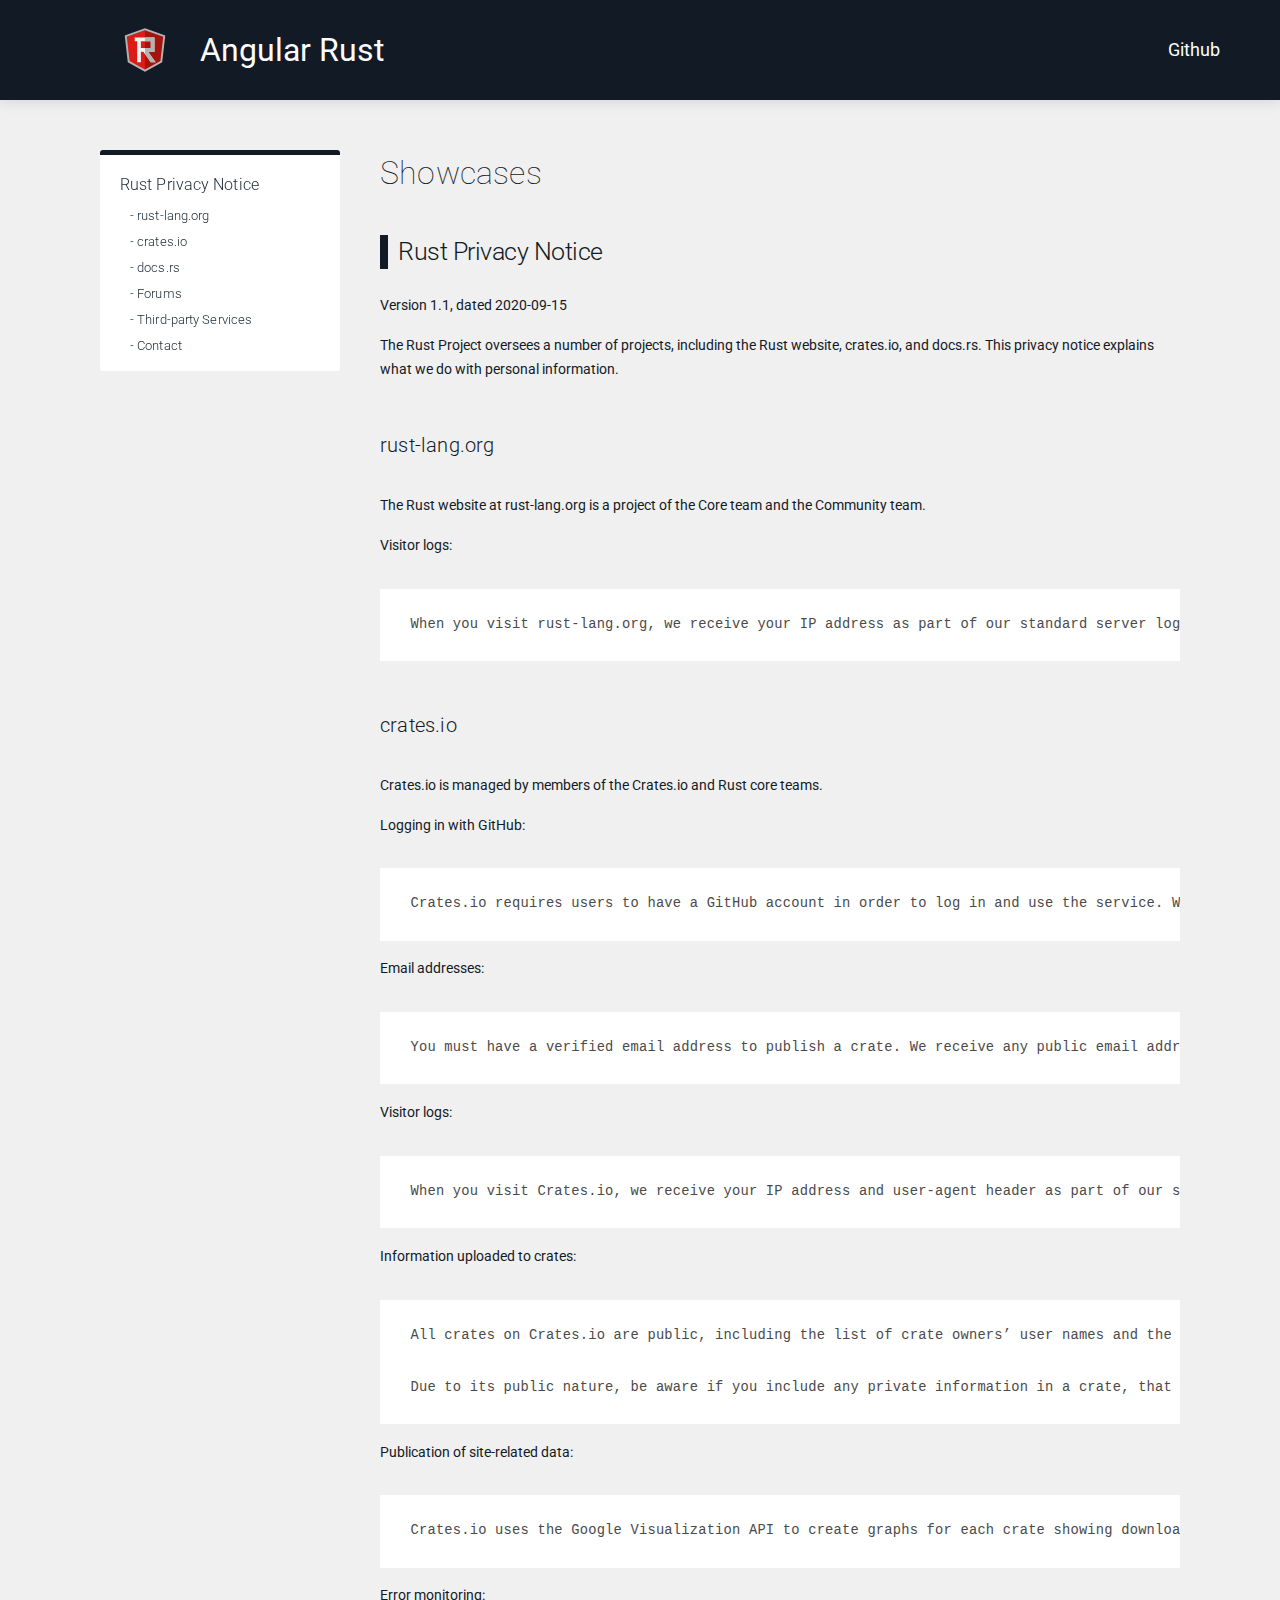
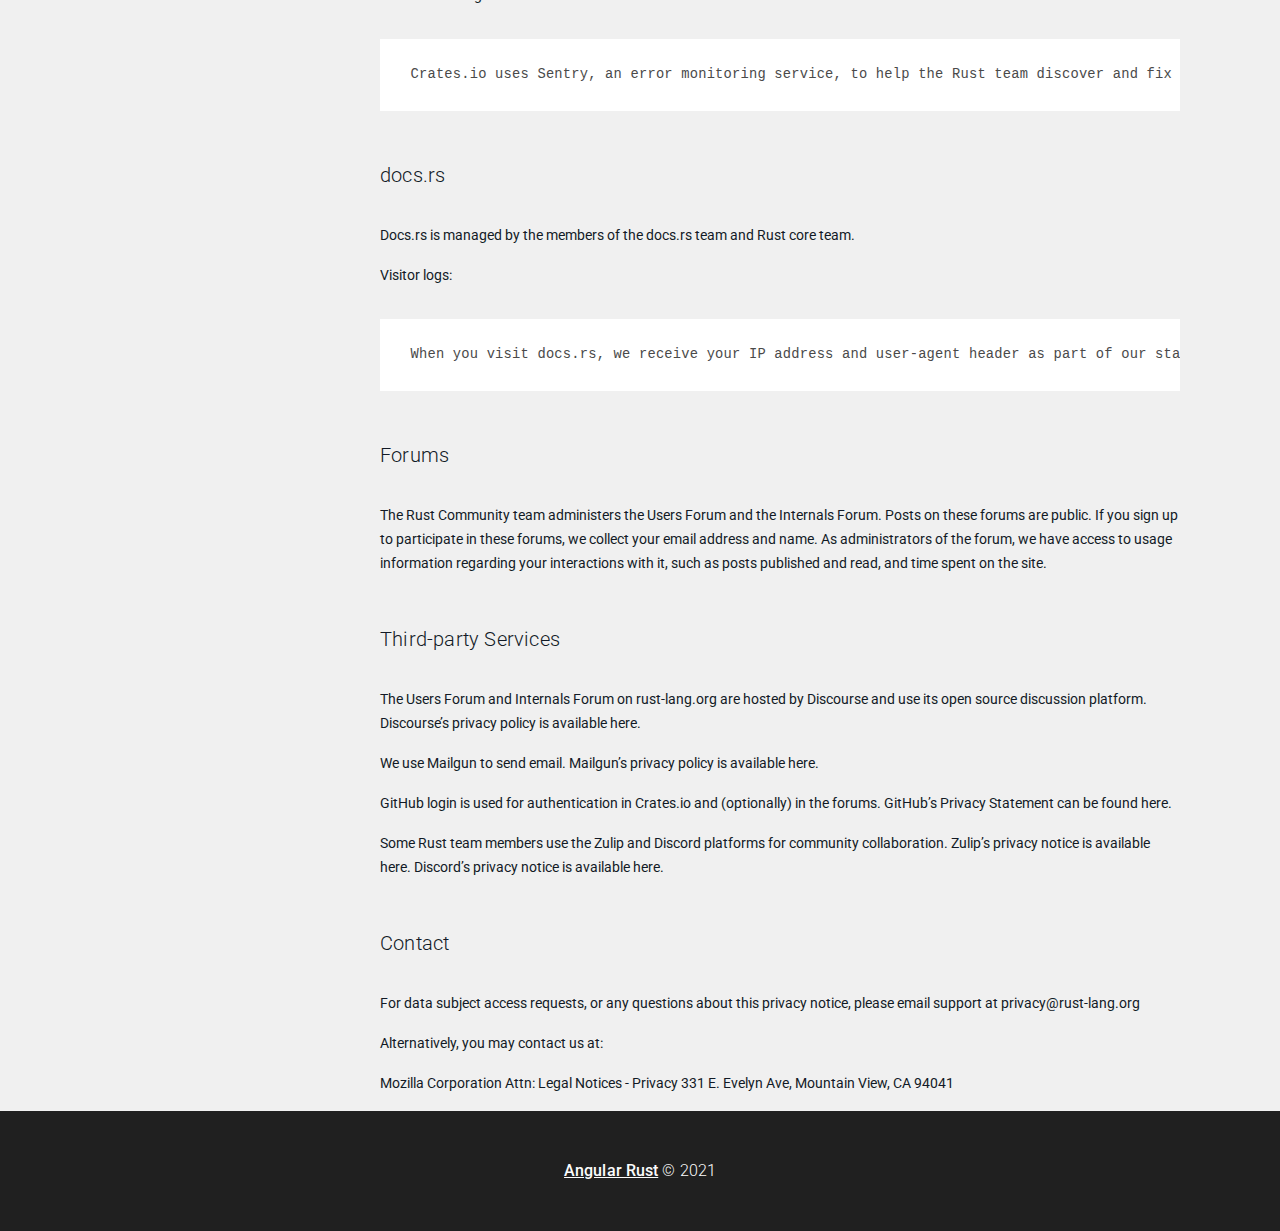
<file: policy/privacy/index.html>
<!DOCTYPE html>
<html lang="en">

<head>
    <meta charset="UTF-8">
    <title>Showcases | Angular Rust </title>
    <meta name="viewport" content="width=device-width, initial-scale=1, shrink-to-fit=no">
    <meta name="google-site-verification" content="Kepqb6k6uptlwngnHbBVJmqQtwNW8zfHyQBbTXLYAgA" />
    <meta name="yandex-verification" content="d0f0604cc21d2bf4" />
    <style>
    :root {
        /* Primary theme color */
        --primary-color: #121A26;
        /* Primary theme text color */
        --primary-text-color: #121A26;
        /* Primary theme link color */
        --primary-link-color: #40C4FF;
        /* Secondary color: the background body color */
        --secondary-color: #F0F0F0;
        --secondary-text-color: #1C2834;
        /* Highlight text color of table of content */
        --toc-highlight-text-color: #121A26;
        
        --test: #121A26;
        --test1: #40C4FF;
        --test2: #1C2834;
    }
</style>

    
    <!-- Global site tag (gtag.js) - Google Analytics -->
    <script async src="https://www.googletagmanager.com/gtag/js?id=G-MNEFM7ESF2"></script>
    <script>
        window.dataLayer = window.dataLayer || [];
        function gtag(){dataLayer.push(arguments);}
        gtag('js', new Date());
        gtag('config', 'G-MNEFM7ESF2');
    </script>
    

    
    <!-- Yandex.Metrika counter -->
    <script type="text/javascript" >
        (function(m,e,t,r,i,k,a){m[i]=m[i]||function(){(m[i].a=m[i].a||[]).push(arguments)};
        m[i].l=1*new Date();k=e.createElement(t),a=e.getElementsByTagName(t)[0],k.async=1,k.src=r,a.parentNode.insertBefore(k,a)})
        (window, document, "script", "https://mc.yandex.ru/metrika/tag.js", "ym");
    
        ym('87064278', "init", {
            clickmap:true,
            trackLinks:true,
            accurateTrackBounce:true
        });
    </script>
    <noscript><div><img src="https://mc.yandex.ru/watch/87064278" style="position:absolute; left:-9999px;" alt="" /></div></noscript>
    <!-- /Yandex.Metrika counter -->
    
    
    <link rel="preconnect" href="https://fonts.gstatic.com">
    <link href="https://fonts.googleapis.com/css2?family=Roboto:wght@100;300;400&display=swap" rel="stylesheet">
    <link href="https://fonts.googleapis.com/icon?family=Material+Icons" rel="stylesheet">
    <link rel="stylesheet" href="/mdl.min.css">
    <link rel="stylesheet" href="https:&#x2F;&#x2F;angular-rust.github.io&#x2F;style.css">
    
    
</head>

<body>
    
<header class="box-shadow">
    

<a href="https:&#x2F;&#x2F;angular-rust.github.io&#x2F;">
    <div class="logo">
        <img src="https:&#x2F;&#x2F;angular-rust.github.io&#x2F;angular-rust.svg" alt="logo">
        Angular Rust
    </div>
</a>

<nav>
    <!-- 
    <a class="nav-item subtitle-text" href="https:&#x2F;&#x2F;angular-rust.github.io&#x2F;showcases&#x2F;">Showcases</a>
    
    <a class="nav-item subtitle-text" href="https:&#x2F;&#x2F;angular-rust.github.io&#x2F;changelog&#x2F;">Changelog</a>
    
    <a class="nav-item subtitle-text" href="https:&#x2F;&#x2F;angular-rust.github.io&#x2F;about&#x2F;">About</a>
     -->

    
        
        <a class="nav-item subtitle-text" href="https:&#x2F;&#x2F;github.com&#x2F;angular-rust">Github</a>
        
    
</nav>

</header>

 
    <main>
        
        
        
        
        
        <div class="toc">
            <div class="toc-sticky">
                
                <div class="toc-item">
                    <a class="subtext" href="https://angular-rust.github.io/policy/privacy/#rust-privacy-notice">Rust Privacy Notice</a>
                </div>
                
                
                <div class="toc-item-child">
                    <a class="subtext" href="https://angular-rust.github.io/policy/privacy/#rust-lang-org"><small>- rust-lang.org</small></a>
                </div>
                
                <div class="toc-item-child">
                    <a class="subtext" href="https://angular-rust.github.io/policy/privacy/#crates-io"><small>- crates.io</small></a>
                </div>
                
                <div class="toc-item-child">
                    <a class="subtext" href="https://angular-rust.github.io/policy/privacy/#docs-rs"><small>- docs.rs</small></a>
                </div>
                
                <div class="toc-item-child">
                    <a class="subtext" href="https://angular-rust.github.io/policy/privacy/#forums"><small>- Forums</small></a>
                </div>
                
                <div class="toc-item-child">
                    <a class="subtext" href="https://angular-rust.github.io/policy/privacy/#third-party-services"><small>- Third-party Services</small></a>
                </div>
                
                <div class="toc-item-child">
                    <a class="subtext" href="https://angular-rust.github.io/policy/privacy/#contact"><small>- Contact</small></a>
                </div>
                
                
                
            </div>
        </div>
        
        

        <div class="content text">
            
<div class="heading-text">Showcases</div>
<h1 id="rust-privacy-notice">Rust Privacy Notice</h1>
<p>Version 1.1, dated 2020-09-15</p>
<p>The Rust Project oversees a number of projects, including the Rust website, crates.io, and docs.rs. This privacy notice explains what we do with personal information.</p>
<h2 id="rust-lang-org">rust-lang.org</h2>
<p>The Rust website at rust-lang.org is a project of the Core team and the Community team.</p>
<p>Visitor logs:</p>
<pre style="background-color:#ffffff;">
<code>When you visit rust-lang.org, we receive your IP address as part of our standard server logs. We store these logs for 1 year.
</code></pre><h2 id="crates-io">crates.io</h2>
<p>Crates.io is managed by members of the Crates.io and Rust core teams.</p>
<p>Logging in with GitHub:</p>
<pre style="background-color:#ffffff;">
<code>Crates.io requires users to have a GitHub account in order to log in and use the service. When you log in to Crates.io using a GitHub account, we receive your GitHub username and avatar. If you share a display name or public email address in your GitHub public profile, we also receive that information.
</code></pre>
<p>Email addresses:</p>
<pre style="background-color:#ffffff;">
<code>You must have a verified email address to publish a crate. We receive any public email address associated with your GitHub account. You can also choose to submit a different address to associate with your Crates.io activity. We will only use your email address to contact you about your account.
</code></pre>
<p>Visitor logs:</p>
<pre style="background-color:#ffffff;">
<code>When you visit Crates.io, we receive your IP address and user-agent header as part of our standard server logs. We store these logs for 1 year.
</code></pre>
<p>Information uploaded to crates:</p>
<pre style="background-color:#ffffff;">
<code>All crates on Crates.io are public, including the list of crate owners’ user names and the crate upload date. Anyone may view or download a crate’s contents. Because of the public nature of Crates.io, any personal data you might include in a Cargo.toml file uploaded to a crate will be publicly available. For example, if an email address is in the `authors` field in the Cargo.toml file, that email address will also be public.

Due to its public nature, be aware if you include any private information in a crate, that information may be indexed by search engines or used by third parties. Sensitive information should not be included in a crate file.
</code></pre>
<p>Publication of site-related data:</p>
<pre style="background-color:#ffffff;">
<code>Crates.io uses the Google Visualization API to create graphs for each crate showing downloads over the last 90 days. Those graphs can be seen at the bottom of each crate’s page.
</code></pre>
<p>Error monitoring:</p>
<pre style="background-color:#ffffff;">
<code>Crates.io uses Sentry, an error monitoring service, to help the Rust team discover and fix the performance of the code. When there is an error, Sentry receives basic information about how you interacted with the website and the actions that led to the error. Additionally, your IP address may be disclosed to Sentry as part of the error reporting process but we’ve configured Sentry to delete it as soon as it’s received. Read Sentry’s Privacy Policy here.
</code></pre><h2 id="docs-rs">docs.rs</h2>
<p>Docs.rs is managed by the members of the docs.rs team and Rust core team.</p>
<p>Visitor logs:</p>
<pre style="background-color:#ffffff;">
<code>When you visit docs.rs, we receive your IP address and user-agent header as part of our standard server logs. We store these logs for 1 year.
</code></pre><h2 id="forums">Forums</h2>
<p>The Rust Community team administers the Users Forum and the Internals Forum. Posts on these forums are public. If you sign up to participate in these forums, we collect your email address and name. As administrators of the forum, we have access to usage information regarding your interactions with it, such as posts published and read, and time spent on the site.</p>
<h2 id="third-party-services">Third-party Services</h2>
<p>The Users Forum and Internals Forum on rust-lang.org are hosted by Discourse and use its open source discussion platform. Discourse’s privacy policy is available here.</p>
<p>We use Mailgun to send email. Mailgun’s privacy policy is available here.</p>
<p>GitHub login is used for authentication in Crates.io and (optionally) in the forums. GitHub’s Privacy Statement can be found here.</p>
<p>Some Rust team members use the Zulip and Discord platforms for community collaboration. Zulip’s privacy notice is available here. Discord’s privacy notice is available here.</p>
<h2 id="contact">Contact</h2>
<p>For data subject access requests, or any questions about this privacy notice, please email support at privacy@rust-lang.org</p>
<p>Alternatively, you may contact us at:</p>
<p>Mozilla Corporation
Attn: Legal Notices - Privacy
331 E. Evelyn Ave,
Mountain View, CA 94041</p>










<script src="https://giscus.app/client.js"
    data-repo="angular-rust&#x2F;angular-rust.github.io"
    data-repo-id="MDEwOlJlcG9zaXRvcnkzMzY3MzIxNTA="
    data-category="General"
    data-category-id="DIC_kwDOFBIf9s4CAjjd"
    data-mapping="pathname"
    data-reactions-enabled="1"
    data-emit-metadata="0"
    data-theme="light"
    data-lang="en"
    crossorigin="anonymous"
    async>
</script>



        </div>

        
        
    </main>

    
    <footer>
        <small class="subtext">
            <a href="https://angular-rust.github.io">Angular Rust</a> © 2021
        </small>
    </footer>
    
</body>
<script>
    function highlightNav(heading) {
        let pathname = location.pathname;
        document.querySelectorAll(".toc a").forEach((item) => {
            item.classList.remove("active");
        });
        document.querySelector(".toc a[href$='" + pathname + "#" + heading + "']").classList.add("active");
    }

    let currentHeading = "";
    window.onscroll = function () {
        let h = document.querySelectorAll("h1,h2,h3,h4,h5,h6");
        let elementArr = [];

        h.forEach(item => {
            if (item.id !== "") {
                elementArr[item.id] = item.getBoundingClientRect().top;
            }
        });
        elementArr.sort();
        for (let key in elementArr) {
            if (!elementArr.hasOwnProperty(key)) {
                continue;
            }
            if (elementArr[key] > 0 && elementArr[key] < 300) {
                if (currentHeading !== key) {
                    highlightNav(key);
                    currentHeading = key;
                }
                break;
            }
        }
    }
</script>

</html>
</file>
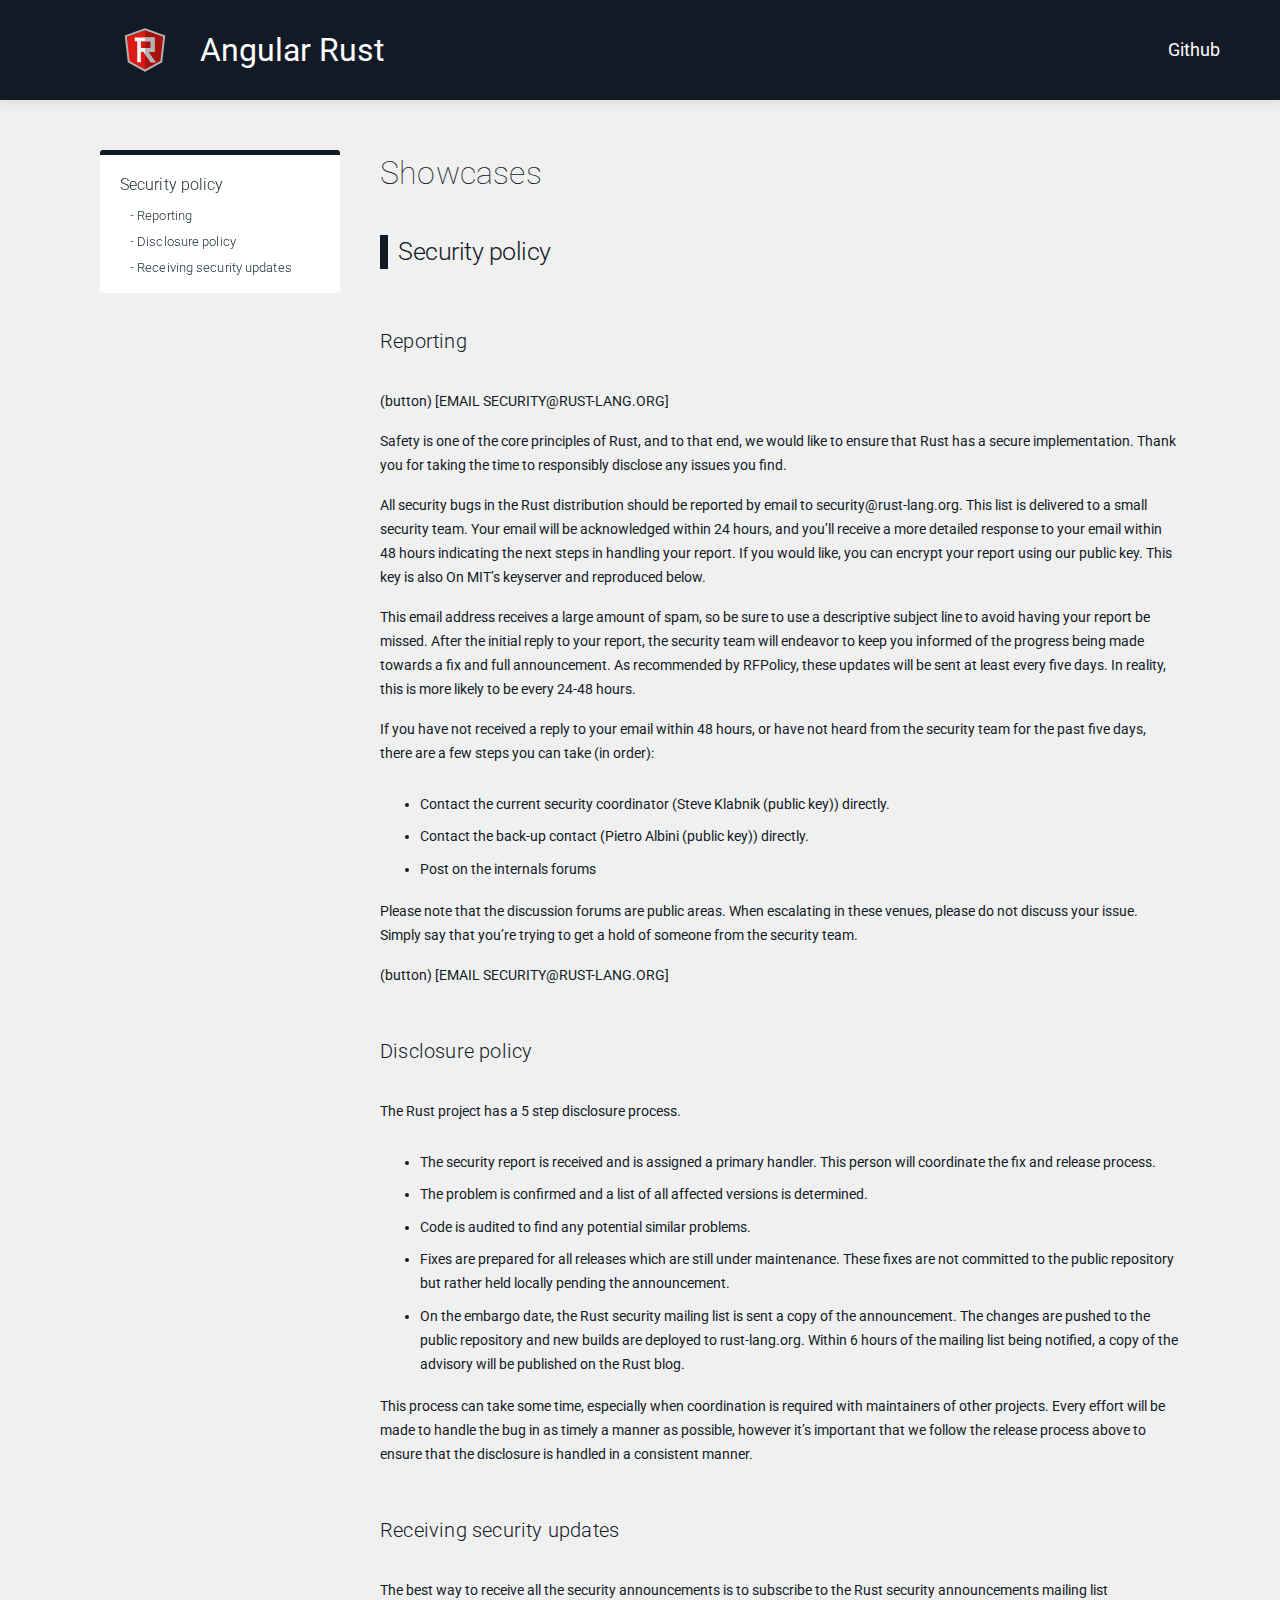
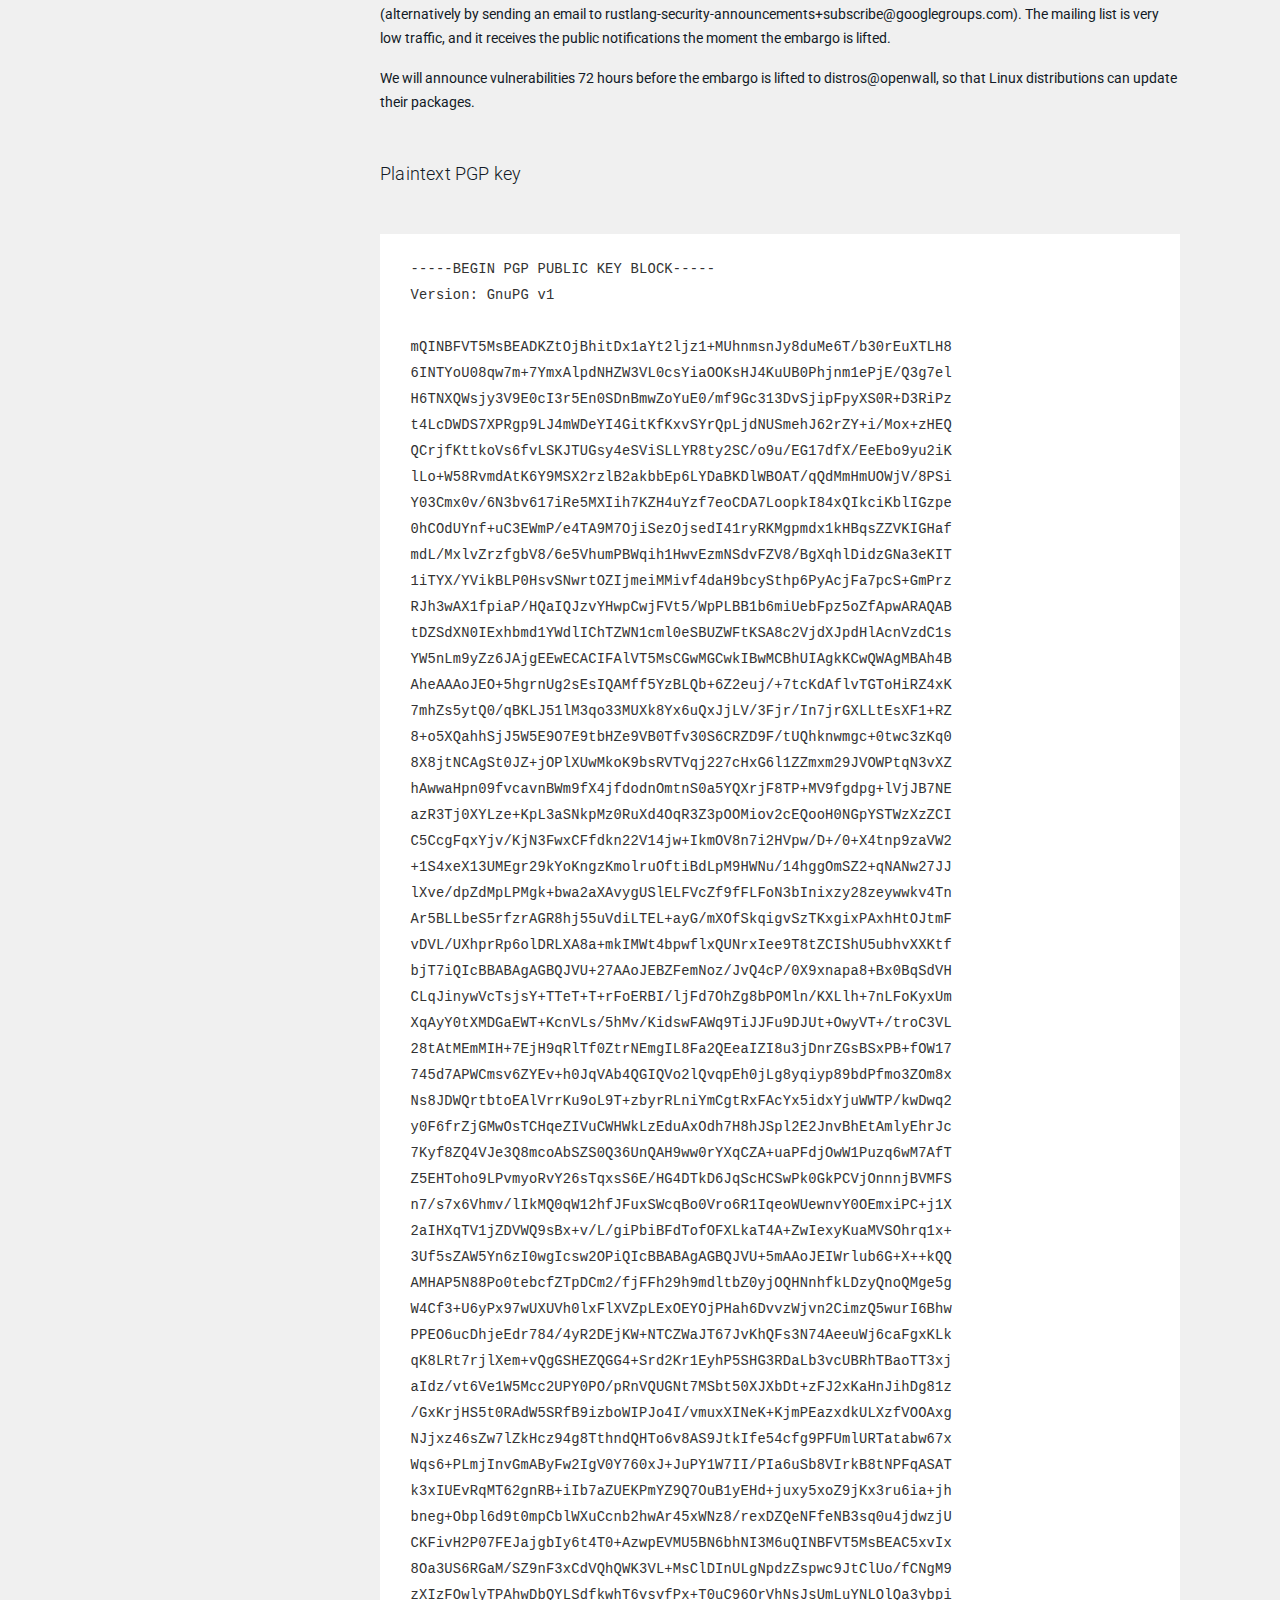
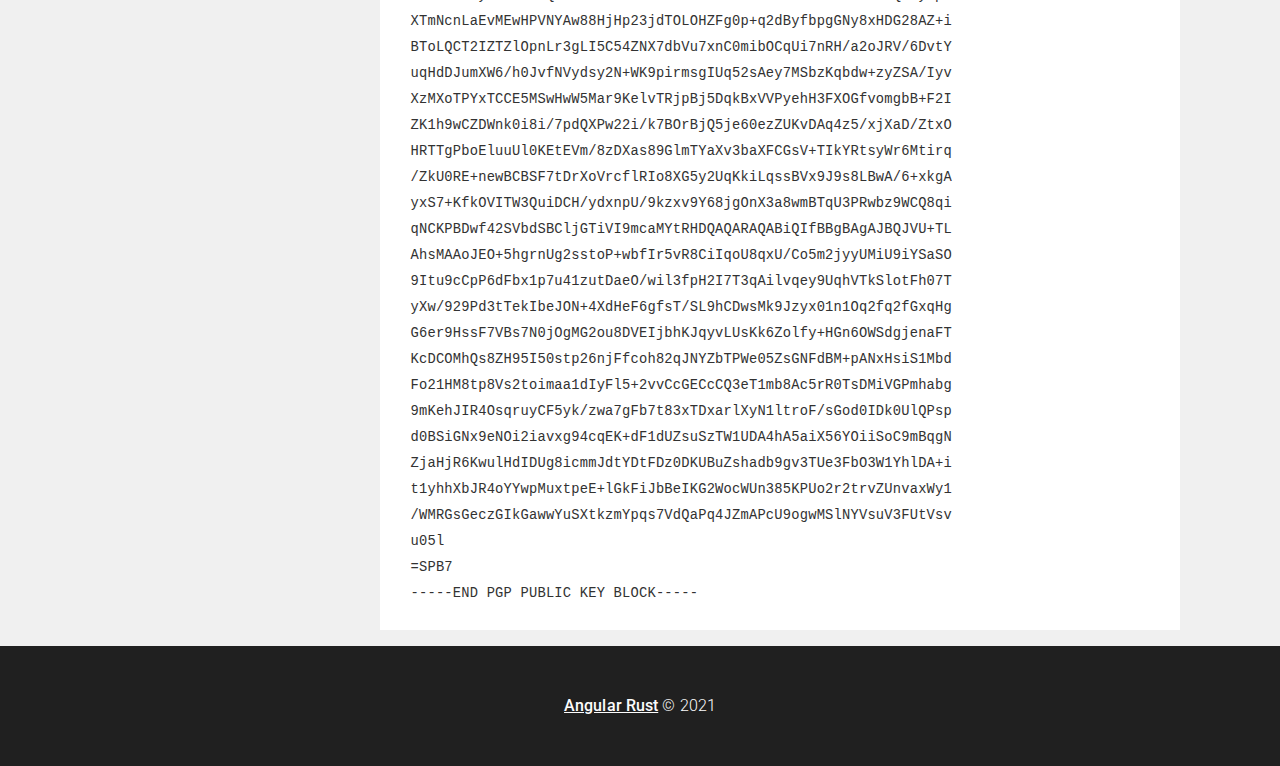
<file: policy/security/index.html>
<!DOCTYPE html>
<html lang="en">

<head>
    <meta charset="UTF-8">
    <title>Showcases | Angular Rust </title>
    <meta name="viewport" content="width=device-width, initial-scale=1, shrink-to-fit=no">
    <meta name="google-site-verification" content="Kepqb6k6uptlwngnHbBVJmqQtwNW8zfHyQBbTXLYAgA" />
    <meta name="yandex-verification" content="d0f0604cc21d2bf4" />
    <style>
    :root {
        /* Primary theme color */
        --primary-color: #121A26;
        /* Primary theme text color */
        --primary-text-color: #121A26;
        /* Primary theme link color */
        --primary-link-color: #40C4FF;
        /* Secondary color: the background body color */
        --secondary-color: #F0F0F0;
        --secondary-text-color: #1C2834;
        /* Highlight text color of table of content */
        --toc-highlight-text-color: #121A26;
        
        --test: #121A26;
        --test1: #40C4FF;
        --test2: #1C2834;
    }
</style>

    
    <!-- Global site tag (gtag.js) - Google Analytics -->
    <script async src="https://www.googletagmanager.com/gtag/js?id=G-MNEFM7ESF2"></script>
    <script>
        window.dataLayer = window.dataLayer || [];
        function gtag(){dataLayer.push(arguments);}
        gtag('js', new Date());
        gtag('config', 'G-MNEFM7ESF2');
    </script>
    

    
    <!-- Yandex.Metrika counter -->
    <script type="text/javascript" >
        (function(m,e,t,r,i,k,a){m[i]=m[i]||function(){(m[i].a=m[i].a||[]).push(arguments)};
        m[i].l=1*new Date();k=e.createElement(t),a=e.getElementsByTagName(t)[0],k.async=1,k.src=r,a.parentNode.insertBefore(k,a)})
        (window, document, "script", "https://mc.yandex.ru/metrika/tag.js", "ym");
    
        ym('87064278', "init", {
            clickmap:true,
            trackLinks:true,
            accurateTrackBounce:true
        });
    </script>
    <noscript><div><img src="https://mc.yandex.ru/watch/87064278" style="position:absolute; left:-9999px;" alt="" /></div></noscript>
    <!-- /Yandex.Metrika counter -->
    
    
    <link rel="preconnect" href="https://fonts.gstatic.com">
    <link href="https://fonts.googleapis.com/css2?family=Roboto:wght@100;300;400&display=swap" rel="stylesheet">
    <link href="https://fonts.googleapis.com/icon?family=Material+Icons" rel="stylesheet">
    <link rel="stylesheet" href="/mdl.min.css">
    <link rel="stylesheet" href="https:&#x2F;&#x2F;angular-rust.github.io&#x2F;style.css">
    
    
</head>

<body>
    
<header class="box-shadow">
    

<a href="https:&#x2F;&#x2F;angular-rust.github.io&#x2F;">
    <div class="logo">
        <img src="https:&#x2F;&#x2F;angular-rust.github.io&#x2F;angular-rust.svg" alt="logo">
        Angular Rust
    </div>
</a>

<nav>
    <!-- 
    <a class="nav-item subtitle-text" href="https:&#x2F;&#x2F;angular-rust.github.io&#x2F;showcases&#x2F;">Showcases</a>
    
    <a class="nav-item subtitle-text" href="https:&#x2F;&#x2F;angular-rust.github.io&#x2F;changelog&#x2F;">Changelog</a>
    
    <a class="nav-item subtitle-text" href="https:&#x2F;&#x2F;angular-rust.github.io&#x2F;about&#x2F;">About</a>
     -->

    
        
        <a class="nav-item subtitle-text" href="https:&#x2F;&#x2F;github.com&#x2F;angular-rust">Github</a>
        
    
</nav>

</header>

 
    <main>
        
        
        
        
        
        <div class="toc">
            <div class="toc-sticky">
                
                <div class="toc-item">
                    <a class="subtext" href="https://angular-rust.github.io/policy/security/#security-policy">Security policy</a>
                </div>
                
                
                <div class="toc-item-child">
                    <a class="subtext" href="https://angular-rust.github.io/policy/security/#reporting"><small>- Reporting</small></a>
                </div>
                
                <div class="toc-item-child">
                    <a class="subtext" href="https://angular-rust.github.io/policy/security/#disclosure-policy"><small>- Disclosure policy</small></a>
                </div>
                
                <div class="toc-item-child">
                    <a class="subtext" href="https://angular-rust.github.io/policy/security/#receiving-security-updates"><small>- Receiving security updates</small></a>
                </div>
                
                
                
            </div>
        </div>
        
        

        <div class="content text">
            
<div class="heading-text">Showcases</div>
<h1 id="security-policy">Security policy</h1>
<h2 id="reporting">Reporting</h2>
<p>(button) [EMAIL SECURITY@RUST-LANG.ORG]</p>
<p>Safety is one of the core principles of Rust, and to that end, we would like to ensure that Rust has a secure implementation. Thank you for taking the time to responsibly disclose any issues you find.</p>
<p>All security bugs in the Rust distribution should be reported by email to security@rust-lang.org. This list is delivered to a small security team. Your email will be acknowledged within 24 hours, and you’ll receive a more detailed response to your email within 48 hours indicating the next steps in handling your report. If you would like, you can encrypt your report using our public key. This key is also On MIT’s keyserver and reproduced below.</p>
<p>This email address receives a large amount of spam, so be sure to use a descriptive subject line to avoid having your report be missed. After the initial reply to your report, the security team will endeavor to keep you informed of the progress being made towards a fix and full announcement. As recommended by RFPolicy, these updates will be sent at least every five days. In reality, this is more likely to be every 24-48 hours.</p>
<p>If you have not received a reply to your email within 48 hours, or have not heard from the security team for the past five days, there are a few steps you can take (in order):</p>
<ul>
<li>Contact the current security coordinator (Steve Klabnik (public key)) directly.</li>
<li>Contact the back-up contact (Pietro Albini (public key)) directly.</li>
<li>Post on the internals forums</li>
</ul>
<p>Please note that the discussion forums are public areas. When escalating in these venues, please do not discuss your issue. Simply say that you’re trying to get a hold of someone from the security team.</p>
<p>(button) [EMAIL SECURITY@RUST-LANG.ORG]</p>
<h2 id="disclosure-policy">Disclosure policy</h2>
<p>The Rust project has a 5 step disclosure process.</p>
<ul>
<li>The security report is received and is assigned a primary handler. This person will coordinate the fix and release process.</li>
<li>The problem is confirmed and a list of all affected versions is determined.</li>
<li>Code is audited to find any potential similar problems.</li>
<li>Fixes are prepared for all releases which are still under maintenance. These fixes are not committed to the public repository but rather held locally pending the announcement.</li>
<li>On the embargo date, the Rust security mailing list is sent a copy of the announcement. The changes are pushed to the public repository and new builds are deployed to rust-lang.org. Within 6 hours of the mailing list being notified, a copy of the advisory will be published on the Rust blog.</li>
</ul>
<p>This process can take some time, especially when coordination is required with maintainers of other projects. Every effort will be made to handle the bug in as timely a manner as possible, however it’s important that we follow the release process above to ensure that the disclosure is handled in a consistent manner.</p>
<h2 id="receiving-security-updates">Receiving security updates</h2>
<p>The best way to receive all the security announcements is to subscribe to the Rust security announcements mailing list (alternatively by sending an email to rustlang-security-announcements+subscribe@googlegroups.com). The mailing list is very low traffic, and it receives the public notifications the moment the embargo is lifted.</p>
<p>We will announce vulnerabilities 72 hours before the embargo is lifted to distros@openwall, so that Linux distributions can update their packages.</p>
<h3 id="plaintext-pgp-key">Plaintext PGP key</h3>
<pre style="background-color:#ffffff;">
<code><span style="color:#323232;">-----BEGIN PGP PUBLIC KEY BLOCK-----
Version: GnuPG v1

mQINBFVT5MsBEADKZtOjBhitDx1aYt2ljz1+MUhnmsnJy8duMe6T/b30rEuXTLH8
6INTYoU08qw7m+7YmxAlpdNHZW3VL0csYiaOOKsHJ4KuUB0Phjnm1ePjE/Q3g7el
H6TNXQWsjy3V9E0cI3r5En0SDnBmwZoYuE0/mf9Gc313DvSjipFpyXS0R+D3RiPz
t4LcDWDS7XPRgp9LJ4mWDeYI4GitKfKxvSYrQpLjdNUSmehJ62rZY+i/Mox+zHEQ
QCrjfKttkoVs6fvLSKJTUGsy4eSViSLLYR8ty2SC/o9u/EG17dfX/EeEbo9yu2iK
lLo+W58RvmdAtK6Y9MSX2rzlB2akbbEp6LYDaBKDlWBOAT/qQdMmHmUOWjV/8PSi
Y03Cmx0v/6N3bv617iRe5MXIih7KZH4uYzf7eoCDA7LoopkI84xQIkciKblIGzpe
0hCOdUYnf+uC3EWmP/e4TA9M7OjiSezOjsedI41ryRKMgpmdx1kHBqsZZVKIGHaf
mdL/MxlvZrzfgbV8/6e5VhumPBWqih1HwvEzmNSdvFZV8/BgXqhlDidzGNa3eKIT
1iTYX/YVikBLP0HsvSNwrtOZIjmeiMMivf4daH9bcySthp6PyAcjFa7pcS+GmPrz
RJh3wAX1fpiaP/HQaIQJzvYHwpCwjFVt5/WpPLBB1b6miUebFpz5oZfApwARAQAB
tDZSdXN0IExhbmd1YWdlIChTZWN1cml0eSBUZWFtKSA8c2VjdXJpdHlAcnVzdC1s
YW5nLm9yZz6JAjgEEwECACIFAlVT5MsCGwMGCwkIBwMCBhUIAgkKCwQWAgMBAh4B
AheAAAoJEO+5hgrnUg2sEsIQAMff5YzBLQb+6Z2euj/+7tcKdAflvTGToHiRZ4xK
7mhZs5ytQ0/qBKLJ51lM3qo33MUXk8Yx6uQxJjLV/3Fjr/In7jrGXLLtEsXF1+RZ
8+o5XQahhSjJ5W5E9O7E9tbHZe9VB0Tfv30S6CRZD9F/tUQhknwmgc+0twc3zKq0
8X8jtNCAgSt0JZ+jOPlXUwMkoK9bsRVTVqj227cHxG6l1ZZmxm29JVOWPtqN3vXZ
hAwwaHpn09fvcavnBWm9fX4jfdodnOmtnS0a5YQXrjF8TP+MV9fgdpg+lVjJB7NE
azR3Tj0XYLze+KpL3aSNkpMz0RuXd4OqR3Z3pOOMiov2cEQooH0NGpYSTWzXzZCI
C5CcgFqxYjv/KjN3FwxCFfdkn22V14jw+IkmOV8n7i2HVpw/D+/0+X4tnp9zaVW2
+1S4xeX13UMEgr29kYoKngzKmolruOftiBdLpM9HWNu/14hggOmSZ2+qNANw27JJ
lXve/dpZdMpLPMgk+bwa2aXAvygUSlELFVcZf9fFLFoN3bInixzy28zeywwkv4Tn
Ar5BLLbeS5rfzrAGR8hj55uVdiLTEL+ayG/mXOfSkqigvSzTKxgixPAxhHtOJtmF
vDVL/UXhprRp6olDRLXA8a+mkIMWt4bpwflxQUNrxIee9T8tZCIShU5ubhvXXKtf
bjT7iQIcBBABAgAGBQJVU+27AAoJEBZFemNoz/JvQ4cP/0X9xnapa8+Bx0BqSdVH
CLqJinywVcTsjsY+TTeT+T+rFoERBI/ljFd7OhZg8bPOMln/KXLlh+7nLFoKyxUm
XqAyY0tXMDGaEWT+KcnVLs/5hMv/KidswFAWq9TiJJFu9DJUt+OwyVT+/troC3VL
28tAtMEmMIH+7EjH9qRlTf0ZtrNEmgIL8Fa2QEeaIZI8u3jDnrZGsBSxPB+fOW17
745d7APWCmsv6ZYEv+h0JqVAb4QGIQVo2lQvqpEh0jLg8yqiyp89bdPfmo3ZOm8x
Ns8JDWQrtbtoEAlVrrKu9oL9T+zbyrRLniYmCgtRxFAcYx5idxYjuWWTP/kwDwq2
y0F6frZjGMwOsTCHqeZIVuCWHWkLzEduAxOdh7H8hJSpl2E2JnvBhEtAmlyEhrJc
7Kyf8ZQ4VJe3Q8mcoAbSZS0Q36UnQAH9ww0rYXqCZA+uaPFdjOwW1Puzq6wM7AfT
Z5EHToho9LPvmyoRvY26sTqxsS6E/HG4DTkD6JqScHCSwPk0GkPCVjOnnnjBVMFS
n7/s7x6Vhmv/lIkMQ0qW12hfJFuxSWcqBo0Vro6R1IqeoWUewnvY0OEmxiPC+j1X
2aIHXqTV1jZDVWQ9sBx+v/L/giPbiBFdTofOFXLkaT4A+ZwIexyKuaMVSOhrq1x+
3Uf5sZAW5Yn6zI0wgIcsw2OPiQIcBBABAgAGBQJVU+5mAAoJEIWrlub6G+X++kQQ
AMHAP5N88Po0tebcfZTpDCm2/fjFFh29h9mdltbZ0yjOQHNnhfkLDzyQnoQMge5g
W4Cf3+U6yPx97wUXUVh0lxFlXVZpLExOEYOjPHah6DvvzWjvn2CimzQ5wurI6Bhw
PPEO6ucDhjeEdr784/4yR2DEjKW+NTCZWaJT67JvKhQFs3N74AeeuWj6caFgxKLk
qK8LRt7rjlXem+vQgGSHEZQGG4+Srd2Kr1EyhP5SHG3RDaLb3vcUBRhTBaoTT3xj
aIdz/vt6Ve1W5Mcc2UPY0PO/pRnVQUGNt7MSbt50XJXbDt+zFJ2xKaHnJihDg81z
/GxKrjHS5t0RAdW5SRfB9izboWIPJo4I/vmuxXINeK+KjmPEazxdkULXzfVOOAxg
NJjxz46sZw7lZkHcz94g8TthndQHTo6v8AS9JtkIfe54cfg9PFUmlURTatabw67x
Wqs6+PLmjInvGmAByFw2IgV0Y760xJ+JuPY1W7II/PIa6uSb8VIrkB8tNPFqASAT
k3xIUEvRqMT62gnRB+iIb7aZUEKPmYZ9Q7OuB1yEHd+juxy5xoZ9jKx3ru6ia+jh
bneg+Obpl6d9t0mpCblWXuCcnb2hwAr45xWNz8/rexDZQeNFfeNB3sq0u4jdwzjU
CKFivH2P07FEJajgbIy6t4T0+AzwpEVMU5BN6bhNI3M6uQINBFVT5MsBEAC5xvIx
8Oa3US6RGaM/SZ9nF3xCdVQhQWK3VL+MsClDInULgNpdzZspwc9JtClUo/fCNgM9
zXIzFOwlyTPAhwDbQYLSdfkwhT6vsvfPx+T0uC96OrVhNsJsUmLuYNLOlQa3ybpi
XTmNcnLaEvMEwHPVNYAw88HjHp23jdTOLOHZFg0p+q2dByfbpgGNy8xHDG28AZ+i
BToLQCT2IZTZlOpnLr3gLI5C54ZNX7dbVu7xnC0mibOCqUi7nRH/a2oJRV/6DvtY
uqHdDJumXW6/h0JvfNVydsy2N+WK9pirmsgIUq52sAey7MSbzKqbdw+zyZSA/Iyv
XzMXoTPYxTCCE5MSwHwW5Mar9KelvTRjpBj5DqkBxVVPyehH3FXOGfvomgbB+F2I
ZK1h9wCZDWnk0i8i/7pdQXPw22i/k7BOrBjQ5je60ezZUKvDAq4z5/xjXaD/ZtxO
HRTTgPboEluuUl0KEtEVm/8zDXas89GlmTYaXv3baXFCGsV+TIkYRtsyWr6Mtirq
/ZkU0RE+newBCBSF7tDrXoVrcflRIo8XG5y2UqKkiLqssBVx9J9s8LBwA/6+xkgA
yxS7+KfkOVITW3QuiDCH/ydxnpU/9kzxv9Y68jgOnX3a8wmBTqU3PRwbz9WCQ8qi
qNCKPBDwf42SVbdSBCljGTiVI9mcaMYtRHDQAQARAQABiQIfBBgBAgAJBQJVU+TL
AhsMAAoJEO+5hgrnUg2sstoP+wbfIr5vR8CiIqoU8qxU/Co5m2jyyUMiU9iYSaSO
9Itu9cCpP6dFbx1p7u41zutDaeO/wil3fpH2I7T3qAilvqey9UqhVTkSlotFh07T
yXw/929Pd3tTekIbeJON+4XdHeF6gfsT/SL9hCDwsMk9Jzyx01n1Oq2fq2fGxqHg
G6er9HssF7VBs7N0jOgMG2ou8DVEIjbhKJqyvLUsKk6Zolfy+HGn6OWSdgjenaFT
KcDCOMhQs8ZH95I50stp26njFfcoh82qJNYZbTPWe05ZsGNFdBM+pANxHsiS1Mbd
Fo21HM8tp8Vs2toimaa1dIyFl5+2vvCcGECcCQ3eT1mb8Ac5rR0TsDMiVGPmhabg
9mKehJIR4OsqruyCF5yk/zwa7gFb7t83xTDxarlXyN1ltroF/sGod0IDk0UlQPsp
d0BSiGNx9eNOi2iavxg94cqEK+dF1dUZsuSzTW1UDA4hA5aiX56YOiiSoC9mBqgN
ZjaHjR6KwulHdIDUg8icmmJdtYDtFDz0DKUBuZshadb9gv3TUe3FbO3W1YhlDA+i
t1yhhXbJR4oYYwpMuxtpeE+lGkFiJbBeIKG2WocWUn385KPUo2r2trvZUnvaxWy1
/WMRGsGeczGIkGawwYuSXtkzmYpqs7VdQaPq4JZmAPcU9ogwMSlNYVsuV3FUtVsv
u05l
=SPB7
-----END PGP PUBLIC KEY BLOCK-----
</span></code></pre>









<script src="https://giscus.app/client.js"
    data-repo="angular-rust&#x2F;angular-rust.github.io"
    data-repo-id="MDEwOlJlcG9zaXRvcnkzMzY3MzIxNTA="
    data-category="General"
    data-category-id="DIC_kwDOFBIf9s4CAjjd"
    data-mapping="pathname"
    data-reactions-enabled="1"
    data-emit-metadata="0"
    data-theme="light"
    data-lang="en"
    crossorigin="anonymous"
    async>
</script>



        </div>

        
        
    </main>

    
    <footer>
        <small class="subtext">
            <a href="https://angular-rust.github.io">Angular Rust</a> © 2021
        </small>
    </footer>
    
</body>
<script>
    function highlightNav(heading) {
        let pathname = location.pathname;
        document.querySelectorAll(".toc a").forEach((item) => {
            item.classList.remove("active");
        });
        document.querySelector(".toc a[href$='" + pathname + "#" + heading + "']").classList.add("active");
    }

    let currentHeading = "";
    window.onscroll = function () {
        let h = document.querySelectorAll("h1,h2,h3,h4,h5,h6");
        let elementArr = [];

        h.forEach(item => {
            if (item.id !== "") {
                elementArr[item.id] = item.getBoundingClientRect().top;
            }
        });
        elementArr.sort();
        for (let key in elementArr) {
            if (!elementArr.hasOwnProperty(key)) {
                continue;
            }
            if (elementArr[key] > 0 && elementArr[key] < 300) {
                if (currentHeading !== key) {
                    highlightNav(key);
                    currentHeading = key;
                }
                break;
            }
        }
    }
</script>

</html>
</file>
<file: mdl.min.css>
/**
 * material-design-lite - Material Design Components in CSS, JS and HTML
 * @version v1.3.0
 * @license Apache-2.0
 * @copyright 2015 Google, Inc.
 * @link https://github.com/google/material-design-lite
 */
@charset "UTF-8";html{color:rgba(0,0,0,.87)}::-moz-selection{background:#b3d4fc;text-shadow:none}::selection{background:#b3d4fc;text-shadow:none}hr{display:block;height:1px;border:0;border-top:1px solid #ccc;margin:1em 0;padding:0}audio,canvas,iframe,img,svg,video{vertical-align:middle}fieldset{border:0;margin:0;padding:0}textarea{resize:vertical}.browserupgrade{margin:.2em 0;background:#ccc;color:#000;padding:.2em 0}.hidden{display:none!important}.visuallyhidden{border:0;clip:rect(0 0 0 0);height:1px;margin:-1px;overflow:hidden;padding:0;position:absolute;width:1px}.visuallyhidden.focusable:active,.visuallyhidden.focusable:focus{clip:auto;height:auto;margin:0;overflow:visible;position:static;width:auto}.invisible{visibility:hidden}.clearfix:before,.clearfix:after{content:" ";display:table}.clearfix:after{clear:both}@media print{*,*:before,*:after,*:first-letter{background:transparent!important;color:#000!important;box-shadow:none!important}a,a:visited{text-decoration:underline}a[href]:after{content:" (" attr(href)")"}abbr[title]:after{content:" (" attr(title)")"}a[href^="#"]:after,a[href^="javascript:"]:after{content:""}pre,blockquote{border:1px solid #999;page-break-inside:avoid}thead{display:table-header-group}tr,img{page-break-inside:avoid}img{max-width:100%!important}p,h2,h3{orphans:3;widows:3}h2,h3{page-break-after:avoid}}a,.mdl-accordion,.mdl-button,.mdl-card,.mdl-checkbox,.mdl-dropdown-menu,.mdl-icon-toggle,.mdl-item,.mdl-radio,.mdl-slider,.mdl-switch,.mdl-tabs__tab{-webkit-tap-highlight-color:transparent;-webkit-tap-highlight-color:rgba(255,255,255,0)}html{width:100%;height:100%;-ms-touch-action:manipulation;touch-action:manipulation}body{width:100%;min-height:100%}main{display:block}*[hidden]{display:none!important}html,body{font-family:"Helvetica","Arial",sans-serif;font-size:14px;font-weight:400;line-height:20px}h1,h2,h3,h4,h5,h6,p{padding:0}h1 small,h2 small,h3 small,h4 small,h5 small,h6 small{font-family:"Roboto","Helvetica","Arial",sans-serif;font-weight:400;line-height:1.35;letter-spacing:-.02em;opacity:.54;font-size:.6em}h1{font-size:56px;line-height:1.35;letter-spacing:-.02em;margin:24px 0}h1,h2{font-family:"Roboto","Helvetica","Arial",sans-serif;font-weight:400}h2{font-size:45px;line-height:48px}h2,h3{margin:24px 0}h3{font-size:34px;line-height:40px}h3,h4{font-family:"Roboto","Helvetica","Arial",sans-serif;font-weight:400}h4{font-size:24px;line-height:32px;-moz-osx-font-smoothing:grayscale;margin:24px 0 16px}h5{font-size:20px;font-weight:500;line-height:1;letter-spacing:.02em}h5,h6{font-family:"Roboto","Helvetica","Arial",sans-serif;margin:24px 0 16px}h6{font-size:16px;letter-spacing:.04em}h6,p{font-weight:400;line-height:24px}p{font-size:14px;letter-spacing:0;margin:0 0 16px}a{color:rgb(255,64,129);font-weight:500}blockquote{font-family:"Roboto","Helvetica","Arial",sans-serif;position:relative;font-size:24px;font-weight:300;font-style:italic;line-height:1.35;letter-spacing:.08em}blockquote:before{position:absolute;left:-.5em;content:'“'}blockquote:after{content:'”';margin-left:-.05em}mark{background-color:#f4ff81}dt{font-weight:700}address{font-size:12px;line-height:1;font-style:normal}address,ul,ol{font-weight:400;letter-spacing:0}ul,ol{font-size:14px;line-height:24px}.mdl-typography--display-4,.mdl-typography--display-4-color-contrast{font-family:"Roboto","Helvetica","Arial",sans-serif;font-size:112px;font-weight:300;line-height:1;letter-spacing:-.04em}.mdl-typography--display-4-color-contrast{opacity:.54}.mdl-typography--display-3,.mdl-typography--display-3-color-contrast{font-family:"Roboto","Helvetica","Arial",sans-serif;font-size:56px;font-weight:400;line-height:1.35;letter-spacing:-.02em}.mdl-typography--display-3-color-contrast{opacity:.54}.mdl-typography--display-2,.mdl-typography--display-2-color-contrast{font-family:"Roboto","Helvetica","Arial",sans-serif;font-size:45px;font-weight:400;line-height:48px}.mdl-typography--display-2-color-contrast{opacity:.54}.mdl-typography--display-1,.mdl-typography--display-1-color-contrast{font-family:"Roboto","Helvetica","Arial",sans-serif;font-size:34px;font-weight:400;line-height:40px}.mdl-typography--display-1-color-contrast{opacity:.54}.mdl-typography--headline,.mdl-typography--headline-color-contrast{font-family:"Roboto","Helvetica","Arial",sans-serif;font-size:24px;font-weight:400;line-height:32px;-moz-osx-font-smoothing:grayscale}.mdl-typography--headline-color-contrast{opacity:.87}.mdl-typography--title,.mdl-typography--title-color-contrast{font-family:"Roboto","Helvetica","Arial",sans-serif;font-size:20px;font-weight:500;line-height:1;letter-spacing:.02em}.mdl-typography--title-color-contrast{opacity:.87}.mdl-typography--subhead,.mdl-typography--subhead-color-contrast{font-family:"Roboto","Helvetica","Arial",sans-serif;font-size:16px;font-weight:400;line-height:24px;letter-spacing:.04em}.mdl-typography--subhead-color-contrast{opacity:.87}.mdl-typography--body-2,.mdl-typography--body-2-color-contrast{font-size:14px;font-weight:700;line-height:24px;letter-spacing:0}.mdl-typography--body-2-color-contrast{opacity:.87}.mdl-typography--body-1,.mdl-typography--body-1-color-contrast{font-size:14px;font-weight:400;line-height:24px;letter-spacing:0}.mdl-typography--body-1-color-contrast{opacity:.87}.mdl-typography--body-2-force-preferred-font,.mdl-typography--body-2-force-preferred-font-color-contrast{font-family:"Roboto","Helvetica","Arial",sans-serif;font-size:14px;font-weight:500;line-height:24px;letter-spacing:0}.mdl-typography--body-2-force-preferred-font-color-contrast{opacity:.87}.mdl-typography--body-1-force-preferred-font,.mdl-typography--body-1-force-preferred-font-color-contrast{font-family:"Roboto","Helvetica","Arial",sans-serif;font-size:14px;font-weight:400;line-height:24px;letter-spacing:0}.mdl-typography--body-1-force-preferred-font-color-contrast{opacity:.87}.mdl-typography--caption,.mdl-typography--caption-force-preferred-font{font-size:12px;font-weight:400;line-height:1;letter-spacing:0}.mdl-typography--caption-force-preferred-font{font-family:"Roboto","Helvetica","Arial",sans-serif}.mdl-typography--caption-color-contrast,.mdl-typography--caption-force-preferred-font-color-contrast{font-size:12px;font-weight:400;line-height:1;letter-spacing:0;opacity:.54}.mdl-typography--caption-force-preferred-font-color-contrast,.mdl-typography--menu{font-family:"Roboto","Helvetica","Arial",sans-serif}.mdl-typography--menu{font-size:14px;font-weight:500;line-height:1;letter-spacing:0}.mdl-typography--menu-color-contrast{opacity:.87}.mdl-typography--menu-color-contrast,.mdl-typography--button,.mdl-typography--button-color-contrast{font-family:"Roboto","Helvetica","Arial",sans-serif;font-size:14px;font-weight:500;line-height:1;letter-spacing:0}.mdl-typography--button,.mdl-typography--button-color-contrast{text-transform:uppercase}.mdl-typography--button-color-contrast{opacity:.87}.mdl-typography--text-left{text-align:left}.mdl-typography--text-right{text-align:right}.mdl-typography--text-center{text-align:center}.mdl-typography--text-justify{text-align:justify}.mdl-typography--text-nowrap{white-space:nowrap}.mdl-typography--text-lowercase{text-transform:lowercase}.mdl-typography--text-uppercase{text-transform:uppercase}.mdl-typography--text-capitalize{text-transform:capitalize}.mdl-typography--font-thin{font-weight:200!important}.mdl-typography--font-light{font-weight:300!important}.mdl-typography--font-regular{font-weight:400!important}.mdl-typography--font-medium{font-weight:500!important}.mdl-typography--font-bold{font-weight:700!important}.mdl-typography--font-black{font-weight:900!important}.material-icons{font-family:'Material Icons';font-weight:400;font-style:normal;font-size:24px;line-height:1;letter-spacing:normal;text-transform:none;display:inline-block;word-wrap:normal;-moz-font-feature-settings:'liga';font-feature-settings:'liga';-webkit-font-feature-settings:'liga';-webkit-font-smoothing:antialiased}.mdl-color-text--red{color:#f44336 !important}.mdl-color--red{background-color:#f44336 !important}.mdl-color-text--red-50{color:#ffebee !important}.mdl-color--red-50{background-color:#ffebee !important}.mdl-color-text--red-100{color:#ffcdd2 !important}.mdl-color--red-100{background-color:#ffcdd2 !important}.mdl-color-text--red-200{color:#ef9a9a !important}.mdl-color--red-200{background-color:#ef9a9a !important}.mdl-color-text--red-300{color:#e57373 !important}.mdl-color--red-300{background-color:#e57373 !important}.mdl-color-text--red-400{color:#ef5350 !important}.mdl-color--red-400{background-color:#ef5350 !important}.mdl-color-text--red-500{color:#f44336 !important}.mdl-color--red-500{background-color:#f44336 !important}.mdl-color-text--red-600{color:#e53935 !important}.mdl-color--red-600{background-color:#e53935 !important}.mdl-color-text--red-700{color:#d32f2f !important}.mdl-color--red-700{background-color:#d32f2f !important}.mdl-color-text--red-800{color:#c62828 !important}.mdl-color--red-800{background-color:#c62828 !important}.mdl-color-text--red-900{color:#b71c1c !important}.mdl-color--red-900{background-color:#b71c1c !important}.mdl-color-text--red-A100{color:#ff8a80 !important}.mdl-color--red-A100{background-color:#ff8a80 !important}.mdl-color-text--red-A200{color:#ff5252 !important}.mdl-color--red-A200{background-color:#ff5252 !important}.mdl-color-text--red-A400{color:#ff1744 !important}.mdl-color--red-A400{background-color:#ff1744 !important}.mdl-color-text--red-A700{color:#d50000 !important}.mdl-color--red-A700{background-color:#d50000 !important}.mdl-color-text--pink{color:#e91e63 !important}.mdl-color--pink{background-color:#e91e63 !important}.mdl-color-text--pink-50{color:#fce4ec !important}.mdl-color--pink-50{background-color:#fce4ec !important}.mdl-color-text--pink-100{color:#f8bbd0 !important}.mdl-color--pink-100{background-color:#f8bbd0 !important}.mdl-color-text--pink-200{color:#f48fb1 !important}.mdl-color--pink-200{background-color:#f48fb1 !important}.mdl-color-text--pink-300{color:#f06292 !important}.mdl-color--pink-300{background-color:#f06292 !important}.mdl-color-text--pink-400{color:#ec407a !important}.mdl-color--pink-400{background-color:#ec407a !important}.mdl-color-text--pink-500{color:#e91e63 !important}.mdl-color--pink-500{background-color:#e91e63 !important}.mdl-color-text--pink-600{color:#d81b60 !important}.mdl-color--pink-600{background-color:#d81b60 !important}.mdl-color-text--pink-700{color:#c2185b !important}.mdl-color--pink-700{background-color:#c2185b !important}.mdl-color-text--pink-800{color:#ad1457 !important}.mdl-color--pink-800{background-color:#ad1457 !important}.mdl-color-text--pink-900{color:#880e4f !important}.mdl-color--pink-900{background-color:#880e4f !important}.mdl-color-text--pink-A100{color:#ff80ab !important}.mdl-color--pink-A100{background-color:#ff80ab !important}.mdl-color-text--pink-A200{color:#ff4081 !important}.mdl-color--pink-A200{background-color:#ff4081 !important}.mdl-color-text--pink-A400{color:#f50057 !important}.mdl-color--pink-A400{background-color:#f50057 !important}.mdl-color-text--pink-A700{color:#c51162 !important}.mdl-color--pink-A700{background-color:#c51162 !important}.mdl-color-text--purple{color:#9c27b0 !important}.mdl-color--purple{background-color:#9c27b0 !important}.mdl-color-text--purple-50{color:#f3e5f5 !important}.mdl-color--purple-50{background-color:#f3e5f5 !important}.mdl-color-text--purple-100{color:#e1bee7 !important}.mdl-color--purple-100{background-color:#e1bee7 !important}.mdl-color-text--purple-200{color:#ce93d8 !important}.mdl-color--purple-200{background-color:#ce93d8 !important}.mdl-color-text--purple-300{color:#ba68c8 !important}.mdl-color--purple-300{background-color:#ba68c8 !important}.mdl-color-text--purple-400{color:#ab47bc !important}.mdl-color--purple-400{background-color:#ab47bc !important}.mdl-color-text--purple-500{color:#9c27b0 !important}.mdl-color--purple-500{background-color:#9c27b0 !important}.mdl-color-text--purple-600{color:#8e24aa !important}.mdl-color--purple-600{background-color:#8e24aa !important}.mdl-color-text--purple-700{color:#7b1fa2 !important}.mdl-color--purple-700{background-color:#7b1fa2 !important}.mdl-color-text--purple-800{color:#6a1b9a !important}.mdl-color--purple-800{background-color:#6a1b9a !important}.mdl-color-text--purple-900{color:#4a148c !important}.mdl-color--purple-900{background-color:#4a148c !important}.mdl-color-text--purple-A100{color:#ea80fc !important}.mdl-color--purple-A100{background-color:#ea80fc !important}.mdl-color-text--purple-A200{color:#e040fb !important}.mdl-color--purple-A200{background-color:#e040fb !important}.mdl-color-text--purple-A400{color:#d500f9 !important}.mdl-color--purple-A400{background-color:#d500f9 !important}.mdl-color-text--purple-A700{color:#a0f !important}.mdl-color--purple-A700{background-color:#a0f !important}.mdl-color-text--deep-purple{color:#673ab7 !important}.mdl-color--deep-purple{background-color:#673ab7 !important}.mdl-color-text--deep-purple-50{color:#ede7f6 !important}.mdl-color--deep-purple-50{background-color:#ede7f6 !important}.mdl-color-text--deep-purple-100{color:#d1c4e9 !important}.mdl-color--deep-purple-100{background-color:#d1c4e9 !important}.mdl-color-text--deep-purple-200{color:#b39ddb !important}.mdl-color--deep-purple-200{background-color:#b39ddb !important}.mdl-color-text--deep-purple-300{color:#9575cd !important}.mdl-color--deep-purple-300{background-color:#9575cd !important}.mdl-color-text--deep-purple-400{color:#7e57c2 !important}.mdl-color--deep-purple-400{background-color:#7e57c2 !important}.mdl-color-text--deep-purple-500{color:#673ab7 !important}.mdl-color--deep-purple-500{background-color:#673ab7 !important}.mdl-color-text--deep-purple-600{color:#5e35b1 !important}.mdl-color--deep-purple-600{background-color:#5e35b1 !important}.mdl-color-text--deep-purple-700{color:#512da8 !important}.mdl-color--deep-purple-700{background-color:#512da8 !important}.mdl-color-text--deep-purple-800{color:#4527a0 !important}.mdl-color--deep-purple-800{background-color:#4527a0 !important}.mdl-color-text--deep-purple-900{color:#311b92 !important}.mdl-color--deep-purple-900{background-color:#311b92 !important}.mdl-color-text--deep-purple-A100{color:#b388ff !important}.mdl-color--deep-purple-A100{background-color:#b388ff !important}.mdl-color-text--deep-purple-A200{color:#7c4dff !important}.mdl-color--deep-purple-A200{background-color:#7c4dff !important}.mdl-color-text--deep-purple-A400{color:#651fff !important}.mdl-color--deep-purple-A400{background-color:#651fff !important}.mdl-color-text--deep-purple-A700{color:#6200ea !important}.mdl-color--deep-purple-A700{background-color:#6200ea !important}.mdl-color-text--indigo{color:#3f51b5 !important}.mdl-color--indigo{background-color:#3f51b5 !important}.mdl-color-text--indigo-50{color:#e8eaf6 !important}.mdl-color--indigo-50{background-color:#e8eaf6 !important}.mdl-color-text--indigo-100{color:#c5cae9 !important}.mdl-color--indigo-100{background-color:#c5cae9 !important}.mdl-color-text--indigo-200{color:#9fa8da !important}.mdl-color--indigo-200{background-color:#9fa8da !important}.mdl-color-text--indigo-300{color:#7986cb !important}.mdl-color--indigo-300{background-color:#7986cb !important}.mdl-color-text--indigo-400{color:#5c6bc0 !important}.mdl-color--indigo-400{background-color:#5c6bc0 !important}.mdl-color-text--indigo-500{color:#3f51b5 !important}.mdl-color--indigo-500{background-color:#3f51b5 !important}.mdl-color-text--indigo-600{color:#3949ab !important}.mdl-color--indigo-600{background-color:#3949ab !important}.mdl-color-text--indigo-700{color:#303f9f !important}.mdl-color--indigo-700{background-color:#303f9f !important}.mdl-color-text--indigo-800{color:#283593 !important}.mdl-color--indigo-800{background-color:#283593 !important}.mdl-color-text--indigo-900{color:#1a237e !important}.mdl-color--indigo-900{background-color:#1a237e !important}.mdl-color-text--indigo-A100{color:#8c9eff !important}.mdl-color--indigo-A100{background-color:#8c9eff !important}.mdl-color-text--indigo-A200{color:#536dfe !important}.mdl-color--indigo-A200{background-color:#536dfe !important}.mdl-color-text--indigo-A400{color:#3d5afe !important}.mdl-color--indigo-A400{background-color:#3d5afe !important}.mdl-color-text--indigo-A700{color:#304ffe !important}.mdl-color--indigo-A700{background-color:#304ffe !important}.mdl-color-text--blue{color:#2196f3 !important}.mdl-color--blue{background-color:#2196f3 !important}.mdl-color-text--blue-50{color:#e3f2fd !important}.mdl-color--blue-50{background-color:#e3f2fd !important}.mdl-color-text--blue-100{color:#bbdefb !important}.mdl-color--blue-100{background-color:#bbdefb !important}.mdl-color-text--blue-200{color:#90caf9 !important}.mdl-color--blue-200{background-color:#90caf9 !important}.mdl-color-text--blue-300{color:#64b5f6 !important}.mdl-color--blue-300{background-color:#64b5f6 !important}.mdl-color-text--blue-400{color:#42a5f5 !important}.mdl-color--blue-400{background-color:#42a5f5 !important}.mdl-color-text--blue-500{color:#2196f3 !important}.mdl-color--blue-500{background-color:#2196f3 !important}.mdl-color-text--blue-600{color:#1e88e5 !important}.mdl-color--blue-600{background-color:#1e88e5 !important}.mdl-color-text--blue-700{color:#1976d2 !important}.mdl-color--blue-700{background-color:#1976d2 !important}.mdl-color-text--blue-800{color:#1565c0 !important}.mdl-color--blue-800{background-color:#1565c0 !important}.mdl-color-text--blue-900{color:#0d47a1 !important}.mdl-color--blue-900{background-color:#0d47a1 !important}.mdl-color-text--blue-A100{color:#82b1ff !important}.mdl-color--blue-A100{background-color:#82b1ff !important}.mdl-color-text--blue-A200{color:#448aff !important}.mdl-color--blue-A200{background-color:#448aff !important}.mdl-color-text--blue-A400{color:#2979ff !important}.mdl-color--blue-A400{background-color:#2979ff !important}.mdl-color-text--blue-A700{color:#2962ff !important}.mdl-color--blue-A700{background-color:#2962ff !important}.mdl-color-text--light-blue{color:#03a9f4 !important}.mdl-color--light-blue{background-color:#03a9f4 !important}.mdl-color-text--light-blue-50{color:#e1f5fe !important}.mdl-color--light-blue-50{background-color:#e1f5fe !important}.mdl-color-text--light-blue-100{color:#b3e5fc !important}.mdl-color--light-blue-100{background-color:#b3e5fc !important}.mdl-color-text--light-blue-200{color:#81d4fa !important}.mdl-color--light-blue-200{background-color:#81d4fa !important}.mdl-color-text--light-blue-300{color:#4fc3f7 !important}.mdl-color--light-blue-300{background-color:#4fc3f7 !important}.mdl-color-text--light-blue-400{color:#29b6f6 !important}.mdl-color--light-blue-400{background-color:#29b6f6 !important}.mdl-color-text--light-blue-500{color:#03a9f4 !important}.mdl-color--light-blue-500{background-color:#03a9f4 !important}.mdl-color-text--light-blue-600{color:#039be5 !important}.mdl-color--light-blue-600{background-color:#039be5 !important}.mdl-color-text--light-blue-700{color:#0288d1 !important}.mdl-color--light-blue-700{background-color:#0288d1 !important}.mdl-color-text--light-blue-800{color:#0277bd !important}.mdl-color--light-blue-800{background-color:#0277bd !important}.mdl-color-text--light-blue-900{color:#01579b !important}.mdl-color--light-blue-900{background-color:#01579b !important}.mdl-color-text--light-blue-A100{color:#80d8ff !important}.mdl-color--light-blue-A100{background-color:#80d8ff !important}.mdl-color-text--light-blue-A200{color:#40c4ff !important}.mdl-color--light-blue-A200{background-color:#40c4ff !important}.mdl-color-text--light-blue-A400{color:#00b0ff !important}.mdl-color--light-blue-A400{background-color:#00b0ff !important}.mdl-color-text--light-blue-A700{color:#0091ea !important}.mdl-color--light-blue-A700{background-color:#0091ea !important}.mdl-color-text--cyan{color:#00bcd4 !important}.mdl-color--cyan{background-color:#00bcd4 !important}.mdl-color-text--cyan-50{color:#e0f7fa !important}.mdl-color--cyan-50{background-color:#e0f7fa !important}.mdl-color-text--cyan-100{color:#b2ebf2 !important}.mdl-color--cyan-100{background-color:#b2ebf2 !important}.mdl-color-text--cyan-200{color:#80deea !important}.mdl-color--cyan-200{background-color:#80deea !important}.mdl-color-text--cyan-300{color:#4dd0e1 !important}.mdl-color--cyan-300{background-color:#4dd0e1 !important}.mdl-color-text--cyan-400{color:#26c6da !important}.mdl-color--cyan-400{background-color:#26c6da !important}.mdl-color-text--cyan-500{color:#00bcd4 !important}.mdl-color--cyan-500{background-color:#00bcd4 !important}.mdl-color-text--cyan-600{color:#00acc1 !important}.mdl-color--cyan-600{background-color:#00acc1 !important}.mdl-color-text--cyan-700{color:#0097a7 !important}.mdl-color--cyan-700{background-color:#0097a7 !important}.mdl-color-text--cyan-800{color:#00838f !important}.mdl-color--cyan-800{background-color:#00838f !important}.mdl-color-text--cyan-900{color:#006064 !important}.mdl-color--cyan-900{background-color:#006064 !important}.mdl-color-text--cyan-A100{color:#84ffff !important}.mdl-color--cyan-A100{background-color:#84ffff !important}.mdl-color-text--cyan-A200{color:#18ffff !important}.mdl-color--cyan-A200{background-color:#18ffff !important}.mdl-color-text--cyan-A400{color:#00e5ff !important}.mdl-color--cyan-A400{background-color:#00e5ff !important}.mdl-color-text--cyan-A700{color:#00b8d4 !important}.mdl-color--cyan-A700{background-color:#00b8d4 !important}.mdl-color-text--teal{color:#009688 !important}.mdl-color--teal{background-color:#009688 !important}.mdl-color-text--teal-50{color:#e0f2f1 !important}.mdl-color--teal-50{background-color:#e0f2f1 !important}.mdl-color-text--teal-100{color:#b2dfdb !important}.mdl-color--teal-100{background-color:#b2dfdb !important}.mdl-color-text--teal-200{color:#80cbc4 !important}.mdl-color--teal-200{background-color:#80cbc4 !important}.mdl-color-text--teal-300{color:#4db6ac !important}.mdl-color--teal-300{background-color:#4db6ac !important}.mdl-color-text--teal-400{color:#26a69a !important}.mdl-color--teal-400{background-color:#26a69a !important}.mdl-color-text--teal-500{color:#009688 !important}.mdl-color--teal-500{background-color:#009688 !important}.mdl-color-text--teal-600{color:#00897b !important}.mdl-color--teal-600{background-color:#00897b !important}.mdl-color-text--teal-700{color:#00796b !important}.mdl-color--teal-700{background-color:#00796b !important}.mdl-color-text--teal-800{color:#00695c !important}.mdl-color--teal-800{background-color:#00695c !important}.mdl-color-text--teal-900{color:#004d40 !important}.mdl-color--teal-900{background-color:#004d40 !important}.mdl-color-text--teal-A100{color:#a7ffeb !important}.mdl-color--teal-A100{background-color:#a7ffeb !important}.mdl-color-text--teal-A200{color:#64ffda !important}.mdl-color--teal-A200{background-color:#64ffda !important}.mdl-color-text--teal-A400{color:#1de9b6 !important}.mdl-color--teal-A400{background-color:#1de9b6 !important}.mdl-color-text--teal-A700{color:#00bfa5 !important}.mdl-color--teal-A700{background-color:#00bfa5 !important}.mdl-color-text--green{color:#4caf50 !important}.mdl-color--green{background-color:#4caf50 !important}.mdl-color-text--green-50{color:#e8f5e9 !important}.mdl-color--green-50{background-color:#e8f5e9 !important}.mdl-color-text--green-100{color:#c8e6c9 !important}.mdl-color--green-100{background-color:#c8e6c9 !important}.mdl-color-text--green-200{color:#a5d6a7 !important}.mdl-color--green-200{background-color:#a5d6a7 !important}.mdl-color-text--green-300{color:#81c784 !important}.mdl-color--green-300{background-color:#81c784 !important}.mdl-color-text--green-400{color:#66bb6a !important}.mdl-color--green-400{background-color:#66bb6a !important}.mdl-color-text--green-500{color:#4caf50 !important}.mdl-color--green-500{background-color:#4caf50 !important}.mdl-color-text--green-600{color:#43a047 !important}.mdl-color--green-600{background-color:#43a047 !important}.mdl-color-text--green-700{color:#388e3c !important}.mdl-color--green-700{background-color:#388e3c !important}.mdl-color-text--green-800{color:#2e7d32 !important}.mdl-color--green-800{background-color:#2e7d32 !important}.mdl-color-text--green-900{color:#1b5e20 !important}.mdl-color--green-900{background-color:#1b5e20 !important}.mdl-color-text--green-A100{color:#b9f6ca !important}.mdl-color--green-A100{background-color:#b9f6ca !important}.mdl-color-text--green-A200{color:#69f0ae !important}.mdl-color--green-A200{background-color:#69f0ae !important}.mdl-color-text--green-A400{color:#00e676 !important}.mdl-color--green-A400{background-color:#00e676 !important}.mdl-color-text--green-A700{color:#00c853 !important}.mdl-color--green-A700{background-color:#00c853 !important}.mdl-color-text--light-green{color:#8bc34a !important}.mdl-color--light-green{background-color:#8bc34a !important}.mdl-color-text--light-green-50{color:#f1f8e9 !important}.mdl-color--light-green-50{background-color:#f1f8e9 !important}.mdl-color-text--light-green-100{color:#dcedc8 !important}.mdl-color--light-green-100{background-color:#dcedc8 !important}.mdl-color-text--light-green-200{color:#c5e1a5 !important}.mdl-color--light-green-200{background-color:#c5e1a5 !important}.mdl-color-text--light-green-300{color:#aed581 !important}.mdl-color--light-green-300{background-color:#aed581 !important}.mdl-color-text--light-green-400{color:#9ccc65 !important}.mdl-color--light-green-400{background-color:#9ccc65 !important}.mdl-color-text--light-green-500{color:#8bc34a !important}.mdl-color--light-green-500{background-color:#8bc34a !important}.mdl-color-text--light-green-600{color:#7cb342 !important}.mdl-color--light-green-600{background-color:#7cb342 !important}.mdl-color-text--light-green-700{color:#689f38 !important}.mdl-color--light-green-700{background-color:#689f38 !important}.mdl-color-text--light-green-800{color:#558b2f !important}.mdl-color--light-green-800{background-color:#558b2f !important}.mdl-color-text--light-green-900{color:#33691e !important}.mdl-color--light-green-900{background-color:#33691e !important}.mdl-color-text--light-green-A100{color:#ccff90 !important}.mdl-color--light-green-A100{background-color:#ccff90 !important}.mdl-color-text--light-green-A200{color:#b2ff59 !important}.mdl-color--light-green-A200{background-color:#b2ff59 !important}.mdl-color-text--light-green-A400{color:#76ff03 !important}.mdl-color--light-green-A400{background-color:#76ff03 !important}.mdl-color-text--light-green-A700{color:#64dd17 !important}.mdl-color--light-green-A700{background-color:#64dd17 !important}.mdl-color-text--lime{color:#cddc39 !important}.mdl-color--lime{background-color:#cddc39 !important}.mdl-color-text--lime-50{color:#f9fbe7 !important}.mdl-color--lime-50{background-color:#f9fbe7 !important}.mdl-color-text--lime-100{color:#f0f4c3 !important}.mdl-color--lime-100{background-color:#f0f4c3 !important}.mdl-color-text--lime-200{color:#e6ee9c !important}.mdl-color--lime-200{background-color:#e6ee9c !important}.mdl-color-text--lime-300{color:#dce775 !important}.mdl-color--lime-300{background-color:#dce775 !important}.mdl-color-text--lime-400{color:#d4e157 !important}.mdl-color--lime-400{background-color:#d4e157 !important}.mdl-color-text--lime-500{color:#cddc39 !important}.mdl-color--lime-500{background-color:#cddc39 !important}.mdl-color-text--lime-600{color:#c0ca33 !important}.mdl-color--lime-600{background-color:#c0ca33 !important}.mdl-color-text--lime-700{color:#afb42b !important}.mdl-color--lime-700{background-color:#afb42b !important}.mdl-color-text--lime-800{color:#9e9d24 !important}.mdl-color--lime-800{background-color:#9e9d24 !important}.mdl-color-text--lime-900{color:#827717 !important}.mdl-color--lime-900{background-color:#827717 !important}.mdl-color-text--lime-A100{color:#f4ff81 !important}.mdl-color--lime-A100{background-color:#f4ff81 !important}.mdl-color-text--lime-A200{color:#eeff41 !important}.mdl-color--lime-A200{background-color:#eeff41 !important}.mdl-color-text--lime-A400{color:#c6ff00 !important}.mdl-color--lime-A400{background-color:#c6ff00 !important}.mdl-color-text--lime-A700{color:#aeea00 !important}.mdl-color--lime-A700{background-color:#aeea00 !important}.mdl-color-text--yellow{color:#ffeb3b !important}.mdl-color--yellow{background-color:#ffeb3b !important}.mdl-color-text--yellow-50{color:#fffde7 !important}.mdl-color--yellow-50{background-color:#fffde7 !important}.mdl-color-text--yellow-100{color:#fff9c4 !important}.mdl-color--yellow-100{background-color:#fff9c4 !important}.mdl-color-text--yellow-200{color:#fff59d !important}.mdl-color--yellow-200{background-color:#fff59d !important}.mdl-color-text--yellow-300{color:#fff176 !important}.mdl-color--yellow-300{background-color:#fff176 !important}.mdl-color-text--yellow-400{color:#ffee58 !important}.mdl-color--yellow-400{background-color:#ffee58 !important}.mdl-color-text--yellow-500{color:#ffeb3b !important}.mdl-color--yellow-500{background-color:#ffeb3b !important}.mdl-color-text--yellow-600{color:#fdd835 !important}.mdl-color--yellow-600{background-color:#fdd835 !important}.mdl-color-text--yellow-700{color:#fbc02d !important}.mdl-color--yellow-700{background-color:#fbc02d !important}.mdl-color-text--yellow-800{color:#f9a825 !important}.mdl-color--yellow-800{background-color:#f9a825 !important}.mdl-color-text--yellow-900{color:#f57f17 !important}.mdl-color--yellow-900{background-color:#f57f17 !important}.mdl-color-text--yellow-A100{color:#ffff8d !important}.mdl-color--yellow-A100{background-color:#ffff8d !important}.mdl-color-text--yellow-A200{color:#ff0 !important}.mdl-color--yellow-A200{background-color:#ff0 !important}.mdl-color-text--yellow-A400{color:#ffea00 !important}.mdl-color--yellow-A400{background-color:#ffea00 !important}.mdl-color-text--yellow-A700{color:#ffd600 !important}.mdl-color--yellow-A700{background-color:#ffd600 !important}.mdl-color-text--amber{color:#ffc107 !important}.mdl-color--amber{background-color:#ffc107 !important}.mdl-color-text--amber-50{color:#fff8e1 !important}.mdl-color--amber-50{background-color:#fff8e1 !important}.mdl-color-text--amber-100{color:#ffecb3 !important}.mdl-color--amber-100{background-color:#ffecb3 !important}.mdl-color-text--amber-200{color:#ffe082 !important}.mdl-color--amber-200{background-color:#ffe082 !important}.mdl-color-text--amber-300{color:#ffd54f !important}.mdl-color--amber-300{background-color:#ffd54f !important}.mdl-color-text--amber-400{color:#ffca28 !important}.mdl-color--amber-400{background-color:#ffca28 !important}.mdl-color-text--amber-500{color:#ffc107 !important}.mdl-color--amber-500{background-color:#ffc107 !important}.mdl-color-text--amber-600{color:#ffb300 !important}.mdl-color--amber-600{background-color:#ffb300 !important}.mdl-color-text--amber-700{color:#ffa000 !important}.mdl-color--amber-700{background-color:#ffa000 !important}.mdl-color-text--amber-800{color:#ff8f00 !important}.mdl-color--amber-800{background-color:#ff8f00 !important}.mdl-color-text--amber-900{color:#ff6f00 !important}.mdl-color--amber-900{background-color:#ff6f00 !important}.mdl-color-text--amber-A100{color:#ffe57f !important}.mdl-color--amber-A100{background-color:#ffe57f !important}.mdl-color-text--amber-A200{color:#ffd740 !important}.mdl-color--amber-A200{background-color:#ffd740 !important}.mdl-color-text--amber-A400{color:#ffc400 !important}.mdl-color--amber-A400{background-color:#ffc400 !important}.mdl-color-text--amber-A700{color:#ffab00 !important}.mdl-color--amber-A700{background-color:#ffab00 !important}.mdl-color-text--orange{color:#ff9800 !important}.mdl-color--orange{background-color:#ff9800 !important}.mdl-color-text--orange-50{color:#fff3e0 !important}.mdl-color--orange-50{background-color:#fff3e0 !important}.mdl-color-text--orange-100{color:#ffe0b2 !important}.mdl-color--orange-100{background-color:#ffe0b2 !important}.mdl-color-text--orange-200{color:#ffcc80 !important}.mdl-color--orange-200{background-color:#ffcc80 !important}.mdl-color-text--orange-300{color:#ffb74d !important}.mdl-color--orange-300{background-color:#ffb74d !important}.mdl-color-text--orange-400{color:#ffa726 !important}.mdl-color--orange-400{background-color:#ffa726 !important}.mdl-color-text--orange-500{color:#ff9800 !important}.mdl-color--orange-500{background-color:#ff9800 !important}.mdl-color-text--orange-600{color:#fb8c00 !important}.mdl-color--orange-600{background-color:#fb8c00 !important}.mdl-color-text--orange-700{color:#f57c00 !important}.mdl-color--orange-700{background-color:#f57c00 !important}.mdl-color-text--orange-800{color:#ef6c00 !important}.mdl-color--orange-800{background-color:#ef6c00 !important}.mdl-color-text--orange-900{color:#e65100 !important}.mdl-color--orange-900{background-color:#e65100 !important}.mdl-color-text--orange-A100{color:#ffd180 !important}.mdl-color--orange-A100{background-color:#ffd180 !important}.mdl-color-text--orange-A200{color:#ffab40 !important}.mdl-color--orange-A200{background-color:#ffab40 !important}.mdl-color-text--orange-A400{color:#ff9100 !important}.mdl-color--orange-A400{background-color:#ff9100 !important}.mdl-color-text--orange-A700{color:#ff6d00 !important}.mdl-color--orange-A700{background-color:#ff6d00 !important}.mdl-color-text--deep-orange{color:#ff5722 !important}.mdl-color--deep-orange{background-color:#ff5722 !important}.mdl-color-text--deep-orange-50{color:#fbe9e7 !important}.mdl-color--deep-orange-50{background-color:#fbe9e7 !important}.mdl-color-text--deep-orange-100{color:#ffccbc !important}.mdl-color--deep-orange-100{background-color:#ffccbc !important}.mdl-color-text--deep-orange-200{color:#ffab91 !important}.mdl-color--deep-orange-200{background-color:#ffab91 !important}.mdl-color-text--deep-orange-300{color:#ff8a65 !important}.mdl-color--deep-orange-300{background-color:#ff8a65 !important}.mdl-color-text--deep-orange-400{color:#ff7043 !important}.mdl-color--deep-orange-400{background-color:#ff7043 !important}.mdl-color-text--deep-orange-500{color:#ff5722 !important}.mdl-color--deep-orange-500{background-color:#ff5722 !important}.mdl-color-text--deep-orange-600{color:#f4511e !important}.mdl-color--deep-orange-600{background-color:#f4511e !important}.mdl-color-text--deep-orange-700{color:#e64a19 !important}.mdl-color--deep-orange-700{background-color:#e64a19 !important}.mdl-color-text--deep-orange-800{color:#d84315 !important}.mdl-color--deep-orange-800{background-color:#d84315 !important}.mdl-color-text--deep-orange-900{color:#bf360c !important}.mdl-color--deep-orange-900{background-color:#bf360c !important}.mdl-color-text--deep-orange-A100{color:#ff9e80 !important}.mdl-color--deep-orange-A100{background-color:#ff9e80 !important}.mdl-color-text--deep-orange-A200{color:#ff6e40 !important}.mdl-color--deep-orange-A200{background-color:#ff6e40 !important}.mdl-color-text--deep-orange-A400{color:#ff3d00 !important}.mdl-color--deep-orange-A400{background-color:#ff3d00 !important}.mdl-color-text--deep-orange-A700{color:#dd2c00 !important}.mdl-color--deep-orange-A700{background-color:#dd2c00 !important}.mdl-color-text--brown{color:#795548 !important}.mdl-color--brown{background-color:#795548 !important}.mdl-color-text--brown-50{color:#efebe9 !important}.mdl-color--brown-50{background-color:#efebe9 !important}.mdl-color-text--brown-100{color:#d7ccc8 !important}.mdl-color--brown-100{background-color:#d7ccc8 !important}.mdl-color-text--brown-200{color:#bcaaa4 !important}.mdl-color--brown-200{background-color:#bcaaa4 !important}.mdl-color-text--brown-300{color:#a1887f !important}.mdl-color--brown-300{background-color:#a1887f !important}.mdl-color-text--brown-400{color:#8d6e63 !important}.mdl-color--brown-400{background-color:#8d6e63 !important}.mdl-color-text--brown-500{color:#795548 !important}.mdl-color--brown-500{background-color:#795548 !important}.mdl-color-text--brown-600{color:#6d4c41 !important}.mdl-color--brown-600{background-color:#6d4c41 !important}.mdl-color-text--brown-700{color:#5d4037 !important}.mdl-color--brown-700{background-color:#5d4037 !important}.mdl-color-text--brown-800{color:#4e342e !important}.mdl-color--brown-800{background-color:#4e342e !important}.mdl-color-text--brown-900{color:#3e2723 !important}.mdl-color--brown-900{background-color:#3e2723 !important}.mdl-color-text--grey{color:#9e9e9e !important}.mdl-color--grey{background-color:#9e9e9e !important}.mdl-color-text--grey-50{color:#fafafa !important}.mdl-color--grey-50{background-color:#fafafa !important}.mdl-color-text--grey-100{color:#f5f5f5 !important}.mdl-color--grey-100{background-color:#f5f5f5 !important}.mdl-color-text--grey-200{color:#eee !important}.mdl-color--grey-200{background-color:#eee !important}.mdl-color-text--grey-300{color:#e0e0e0 !important}.mdl-color--grey-300{background-color:#e0e0e0 !important}.mdl-color-text--grey-400{color:#bdbdbd !important}.mdl-color--grey-400{background-color:#bdbdbd !important}.mdl-color-text--grey-500{color:#9e9e9e !important}.mdl-color--grey-500{background-color:#9e9e9e !important}.mdl-color-text--grey-600{color:#757575 !important}.mdl-color--grey-600{background-color:#757575 !important}.mdl-color-text--grey-700{color:#616161 !important}.mdl-color--grey-700{background-color:#616161 !important}.mdl-color-text--grey-800{color:#424242 !important}.mdl-color--grey-800{background-color:#424242 !important}.mdl-color-text--grey-900{color:#212121 !important}.mdl-color--grey-900{background-color:#212121 !important}.mdl-color-text--blue-grey{color:#607d8b !important}.mdl-color--blue-grey{background-color:#607d8b !important}.mdl-color-text--blue-grey-50{color:#eceff1 !important}.mdl-color--blue-grey-50{background-color:#eceff1 !important}.mdl-color-text--blue-grey-100{color:#cfd8dc !important}.mdl-color--blue-grey-100{background-color:#cfd8dc !important}.mdl-color-text--blue-grey-200{color:#b0bec5 !important}.mdl-color--blue-grey-200{background-color:#b0bec5 !important}.mdl-color-text--blue-grey-300{color:#90a4ae !important}.mdl-color--blue-grey-300{background-color:#90a4ae !important}.mdl-color-text--blue-grey-400{color:#78909c !important}.mdl-color--blue-grey-400{background-color:#78909c !important}.mdl-color-text--blue-grey-500{color:#607d8b !important}.mdl-color--blue-grey-500{background-color:#607d8b !important}.mdl-color-text--blue-grey-600{color:#546e7a !important}.mdl-color--blue-grey-600{background-color:#546e7a !important}.mdl-color-text--blue-grey-700{color:#455a64 !important}.mdl-color--blue-grey-700{background-color:#455a64 !important}.mdl-color-text--blue-grey-800{color:#37474f !important}.mdl-color--blue-grey-800{background-color:#37474f !important}.mdl-color-text--blue-grey-900{color:#263238 !important}.mdl-color--blue-grey-900{background-color:#263238 !important}.mdl-color--black{background-color:#000 !important}.mdl-color-text--black{color:#000 !important}.mdl-color--white{background-color:#fff !important}.mdl-color-text--white{color:#fff !important}.mdl-color--primary{background-color:rgb(63,81,181)!important}.mdl-color--primary-contrast{background-color:rgb(255,255,255)!important}.mdl-color--primary-dark{background-color:rgb(48,63,159)!important}.mdl-color--accent{background-color:rgb(255,64,129)!important}.mdl-color--accent-contrast{background-color:rgb(255,255,255)!important}.mdl-color-text--primary{color:rgb(63,81,181)!important}.mdl-color-text--primary-contrast{color:rgb(255,255,255)!important}.mdl-color-text--primary-dark{color:rgb(48,63,159)!important}.mdl-color-text--accent{color:rgb(255,64,129)!important}.mdl-color-text--accent-contrast{color:rgb(255,255,255)!important}.mdl-ripple{background:#000;border-radius:50%;height:50px;left:0;opacity:0;pointer-events:none;position:absolute;top:0;-webkit-transform:translate(-50%,-50%);transform:translate(-50%,-50%);width:50px;overflow:hidden}.mdl-ripple.is-animating{transition:transform .3s cubic-bezier(0,0,.2,1),width .3s cubic-bezier(0,0,.2,1),height .3s cubic-bezier(0,0,.2,1),opacity .6s cubic-bezier(0,0,.2,1);transition:transform .3s cubic-bezier(0,0,.2,1),width .3s cubic-bezier(0,0,.2,1),height .3s cubic-bezier(0,0,.2,1),opacity .6s cubic-bezier(0,0,.2,1),-webkit-transform .3s cubic-bezier(0,0,.2,1)}.mdl-ripple.is-visible{opacity:.3}.mdl-animation--default,.mdl-animation--fast-out-slow-in{transition-timing-function:cubic-bezier(.4,0,.2,1)}.mdl-animation--linear-out-slow-in{transition-timing-function:cubic-bezier(0,0,.2,1)}.mdl-animation--fast-out-linear-in{transition-timing-function:cubic-bezier(.4,0,1,1)}.mdl-badge{position:relative;white-space:nowrap;margin-right:24px}.mdl-badge:not([data-badge]){margin-right:auto}.mdl-badge[data-badge]:after{content:attr(data-badge);display:-webkit-flex;display:-ms-flexbox;display:flex;-webkit-flex-direction:row;-ms-flex-direction:row;flex-direction:row;-webkit-flex-wrap:wrap;-ms-flex-wrap:wrap;flex-wrap:wrap;-webkit-justify-content:center;-ms-flex-pack:center;justify-content:center;-webkit-align-content:center;-ms-flex-line-pack:center;align-content:center;-webkit-align-items:center;-ms-flex-align:center;align-items:center;position:absolute;top:-11px;right:-24px;font-family:"Roboto","Helvetica","Arial",sans-serif;font-weight:600;font-size:12px;width:22px;height:22px;border-radius:50%;background:rgb(255,64,129);color:rgb(255,255,255)}.mdl-button .mdl-badge[data-badge]:after{top:-10px;right:-5px}.mdl-badge.mdl-badge--no-background[data-badge]:after{color:rgb(255,64,129);background:rgba(255,255,255,.2);box-shadow:0 0 1px gray}.mdl-badge.mdl-badge--overlap{margin-right:10px}.mdl-badge.mdl-badge--overlap:after{right:-10px}.mdl-button{background:0 0;border:none;border-radius:2px;color:#000;position:relative;height:36px;margin:0;min-width:64px;padding:0 16px;display:inline-block;font-family:"Roboto","Helvetica","Arial",sans-serif;font-size:14px;font-weight:500;text-transform:uppercase;letter-spacing:0;overflow:hidden;will-change:box-shadow;transition:box-shadow .2s cubic-bezier(.4,0,1,1),background-color .2s cubic-bezier(.4,0,.2,1),color .2s cubic-bezier(.4,0,.2,1);outline:none;cursor:pointer;text-decoration:none;text-align:center;line-height:36px;vertical-align:middle}.mdl-button::-moz-focus-inner{border:0}.mdl-button:hover{background-color:rgba(158,158,158,.2)}.mdl-button:focus:not(:active){background-color:rgba(0,0,0,.12)}.mdl-button:active{background-color:rgba(158,158,158,.4)}.mdl-button.mdl-button--colored{color:rgb(63,81,181)}.mdl-button.mdl-button--colored:focus:not(:active){background-color:rgba(0,0,0,.12)}input.mdl-button[type="submit"]{-webkit-appearance:none}.mdl-button--raised{background:rgba(158,158,158,.2);box-shadow:0 2px 2px 0 rgba(0,0,0,.14),0 3px 1px -2px rgba(0,0,0,.2),0 1px 5px 0 rgba(0,0,0,.12)}.mdl-button--raised:active{box-shadow:0 4px 5px 0 rgba(0,0,0,.14),0 1px 10px 0 rgba(0,0,0,.12),0 2px 4px -1px rgba(0,0,0,.2);background-color:rgba(158,158,158,.4)}.mdl-button--raised:focus:not(:active){box-shadow:0 0 8px rgba(0,0,0,.18),0 8px 16px rgba(0,0,0,.36);background-color:rgba(158,158,158,.4)}.mdl-button--raised.mdl-button--colored{background:rgb(63,81,181);color:rgb(255,255,255)}.mdl-button--raised.mdl-button--colored:hover{background-color:rgb(63,81,181)}.mdl-button--raised.mdl-button--colored:active{background-color:rgb(63,81,181)}.mdl-button--raised.mdl-button--colored:focus:not(:active){background-color:rgb(63,81,181)}.mdl-button--raised.mdl-button--colored .mdl-ripple{background:rgb(255,255,255)}.mdl-button--fab{border-radius:50%;font-size:24px;height:56px;margin:auto;min-width:56px;width:56px;padding:0;overflow:hidden;background:rgba(158,158,158,.2);box-shadow:0 1px 1.5px 0 rgba(0,0,0,.12),0 1px 1px 0 rgba(0,0,0,.24);position:relative;line-height:normal}.mdl-button--fab .material-icons{position:absolute;top:50%;left:50%;-webkit-transform:translate(-12px,-12px);transform:translate(-12px,-12px);line-height:24px;width:24px}.mdl-button--fab.mdl-button--mini-fab{height:40px;min-width:40px;width:40px}.mdl-button--fab .mdl-button__ripple-container{border-radius:50%;-webkit-mask-image:-webkit-radial-gradient(circle,#fff,#000)}.mdl-button--fab:active{box-shadow:0 4px 5px 0 rgba(0,0,0,.14),0 1px 10px 0 rgba(0,0,0,.12),0 2px 4px -1px rgba(0,0,0,.2);background-color:rgba(158,158,158,.4)}.mdl-button--fab:focus:not(:active){box-shadow:0 0 8px rgba(0,0,0,.18),0 8px 16px rgba(0,0,0,.36);background-color:rgba(158,158,158,.4)}.mdl-button--fab.mdl-button--colored{background:rgb(255,64,129);color:rgb(255,255,255)}.mdl-button--fab.mdl-button--colored:hover{background-color:rgb(255,64,129)}.mdl-button--fab.mdl-button--colored:focus:not(:active){background-color:rgb(255,64,129)}.mdl-button--fab.mdl-button--colored:active{background-color:rgb(255,64,129)}.mdl-button--fab.mdl-button--colored .mdl-ripple{background:rgb(255,255,255)}.mdl-button--icon{border-radius:50%;font-size:24px;height:32px;margin-left:0;margin-right:0;min-width:32px;width:32px;padding:0;overflow:hidden;color:inherit;line-height:normal}.mdl-button--icon .material-icons{position:absolute;top:50%;left:50%;-webkit-transform:translate(-12px,-12px);transform:translate(-12px,-12px);line-height:24px;width:24px}.mdl-button--icon.mdl-button--mini-icon{height:24px;min-width:24px;width:24px}.mdl-button--icon.mdl-button--mini-icon .material-icons{top:0;left:0}.mdl-button--icon .mdl-button__ripple-container{border-radius:50%;-webkit-mask-image:-webkit-radial-gradient(circle,#fff,#000)}.mdl-button__ripple-container{display:block;height:100%;left:0;position:absolute;top:0;width:100%;z-index:0;overflow:hidden}.mdl-button[disabled] .mdl-button__ripple-container .mdl-ripple,.mdl-button.mdl-button--disabled .mdl-button__ripple-container .mdl-ripple{background-color:transparent}.mdl-button--primary.mdl-button--primary{color:rgb(63,81,181)}.mdl-button--primary.mdl-button--primary .mdl-ripple{background:rgb(255,255,255)}.mdl-button--primary.mdl-button--primary.mdl-button--raised,.mdl-button--primary.mdl-button--primary.mdl-button--fab{color:rgb(255,255,255);background-color:rgb(63,81,181)}.mdl-button--accent.mdl-button--accent{color:rgb(255,64,129)}.mdl-button--accent.mdl-button--accent .mdl-ripple{background:rgb(255,255,255)}.mdl-button--accent.mdl-button--accent.mdl-button--raised,.mdl-button--accent.mdl-button--accent.mdl-button--fab{color:rgb(255,255,255);background-color:rgb(255,64,129)}.mdl-button[disabled][disabled],.mdl-button.mdl-button--disabled.mdl-button--disabled{color:rgba(0,0,0,.26);cursor:default;background-color:transparent}.mdl-button--fab[disabled][disabled],.mdl-button--fab.mdl-button--disabled.mdl-button--disabled{background-color:rgba(0,0,0,.12);color:rgba(0,0,0,.26)}.mdl-button--raised[disabled][disabled],.mdl-button--raised.mdl-button--disabled.mdl-button--disabled{background-color:rgba(0,0,0,.12);color:rgba(0,0,0,.26);box-shadow:none}.mdl-button--colored[disabled][disabled],.mdl-button--colored.mdl-button--disabled.mdl-button--disabled{color:rgba(0,0,0,.26)}.mdl-button .material-icons{vertical-align:middle}.mdl-card{display:-webkit-flex;display:-ms-flexbox;display:flex;-webkit-flex-direction:column;-ms-flex-direction:column;flex-direction:column;font-size:16px;font-weight:400;min-height:200px;overflow:hidden;width:330px;z-index:1;position:relative;background:#fff;border-radius:2px;box-sizing:border-box}.mdl-card__media{background-color:rgb(255,64,129);background-repeat:repeat;background-position:50% 50%;background-size:cover;background-origin:padding-box;background-attachment:scroll;box-sizing:border-box}.mdl-card__title{-webkit-align-items:center;-ms-flex-align:center;align-items:center;color:#000;display:block;display:-webkit-flex;display:-ms-flexbox;display:flex;-webkit-justify-content:stretch;-ms-flex-pack:stretch;justify-content:stretch;line-height:normal;padding:16px;-webkit-perspective-origin:165px 56px;perspective-origin:165px 56px;-webkit-transform-origin:165px 56px;transform-origin:165px 56px;box-sizing:border-box}.mdl-card__title.mdl-card--border{border-bottom:1px solid rgba(0,0,0,.1)}.mdl-card__title-text{-webkit-align-self:flex-end;-ms-flex-item-align:end;align-self:flex-end;color:inherit;display:block;display:-webkit-flex;display:-ms-flexbox;display:flex;font-size:24px;font-weight:300;line-height:normal;overflow:hidden;-webkit-transform-origin:149px 48px;transform-origin:149px 48px;margin:0}.mdl-card__subtitle-text{font-size:14px;color:rgba(0,0,0,.54);margin:0}.mdl-card__supporting-text{color:rgba(0,0,0,.54);font-size:1rem;line-height:18px;overflow:hidden;padding:16px;width:90%}.mdl-card__supporting-text.mdl-card--border{border-bottom:1px solid rgba(0,0,0,.1)}.mdl-card__actions{font-size:16px;line-height:normal;width:100%;background-color:transparent;padding:8px;box-sizing:border-box}.mdl-card__actions.mdl-card--border{border-top:1px solid rgba(0,0,0,.1)}.mdl-card--expand{-webkit-flex-grow:1;-ms-flex-positive:1;flex-grow:1}.mdl-card__menu{position:absolute;right:16px;top:16px}.mdl-checkbox{position:relative;z-index:1;vertical-align:middle;display:inline-block;box-sizing:border-box;width:100%;height:24px;margin:0;padding:0}.mdl-checkbox.is-upgraded{padding-left:24px}.mdl-checkbox__input{line-height:24px}.mdl-checkbox.is-upgraded .mdl-checkbox__input{position:absolute;width:0;height:0;margin:0;padding:0;opacity:0;-ms-appearance:none;-moz-appearance:none;-webkit-appearance:none;appearance:none;border:none}.mdl-checkbox__box-outline{position:absolute;top:3px;left:0;display:inline-block;box-sizing:border-box;width:16px;height:16px;margin:0;cursor:pointer;overflow:hidden;border:2px solid rgba(0,0,0,.54);border-radius:2px;z-index:2}.mdl-checkbox.is-checked .mdl-checkbox__box-outline{border:2px solid rgb(63,81,181)}fieldset[disabled] .mdl-checkbox .mdl-checkbox__box-outline,.mdl-checkbox.is-disabled .mdl-checkbox__box-outline{border:2px solid rgba(0,0,0,.26);cursor:auto}.mdl-checkbox__focus-helper{position:absolute;top:3px;left:0;display:inline-block;box-sizing:border-box;width:16px;height:16px;border-radius:50%;background-color:transparent}.mdl-checkbox.is-focused .mdl-checkbox__focus-helper{box-shadow:0 0 0 8px rgba(0,0,0,.1);background-color:rgba(0,0,0,.1)}.mdl-checkbox.is-focused.is-checked .mdl-checkbox__focus-helper{box-shadow:0 0 0 8px rgba(63,81,181,.26);background-color:rgba(63,81,181,.26)}.mdl-checkbox__tick-outline{position:absolute;top:0;left:0;height:100%;width:100%;-webkit-mask:url("[data-uri]");mask:url("[data-uri]");background:0 0;transition-duration:.28s;transition-timing-function:cubic-bezier(.4,0,.2,1);transition-property:background}.mdl-checkbox.is-checked .mdl-checkbox__tick-outline{background:rgb(63,81,181)url("[data-uri]")}fieldset[disabled] .mdl-checkbox.is-checked .mdl-checkbox__tick-outline,.mdl-checkbox.is-checked.is-disabled .mdl-checkbox__tick-outline{background:rgba(0,0,0,.26)url("[data-uri]")}.mdl-checkbox__label{position:relative;cursor:pointer;font-size:16px;line-height:24px;margin:0}fieldset[disabled] .mdl-checkbox .mdl-checkbox__label,.mdl-checkbox.is-disabled .mdl-checkbox__label{color:rgba(0,0,0,.26);cursor:auto}.mdl-checkbox__ripple-container{position:absolute;z-index:2;top:-6px;left:-10px;box-sizing:border-box;width:36px;height:36px;border-radius:50%;cursor:pointer;overflow:hidden;-webkit-mask-image:-webkit-radial-gradient(circle,#fff,#000)}.mdl-checkbox__ripple-container .mdl-ripple{background:rgb(63,81,181)}fieldset[disabled] .mdl-checkbox .mdl-checkbox__ripple-container,.mdl-checkbox.is-disabled .mdl-checkbox__ripple-container{cursor:auto}fieldset[disabled] .mdl-checkbox .mdl-checkbox__ripple-container .mdl-ripple,.mdl-checkbox.is-disabled .mdl-checkbox__ripple-container .mdl-ripple{background:0 0}.mdl-chip{height:32px;font-family:"Roboto","Helvetica","Arial",sans-serif;line-height:32px;padding:0 12px;border:0;border-radius:16px;background-color:#dedede;display:inline-block;color:rgba(0,0,0,.87);margin:2px 0;font-size:0;white-space:nowrap}.mdl-chip__text{font-size:13px;vertical-align:middle;display:inline-block}.mdl-chip__action{height:24px;width:24px;background:0 0;opacity:.54;cursor:pointer;padding:0;margin:0 0 0 4px;font-size:13px;text-decoration:none;color:rgba(0,0,0,.87);border:none;outline:none}.mdl-chip__action,.mdl-chip__contact{display:inline-block;vertical-align:middle;overflow:hidden;text-align:center}.mdl-chip__contact{height:32px;width:32px;border-radius:16px;margin-right:8px;font-size:18px;line-height:32px}.mdl-chip:focus{outline:0;box-shadow:0 2px 2px 0 rgba(0,0,0,.14),0 3px 1px -2px rgba(0,0,0,.2),0 1px 5px 0 rgba(0,0,0,.12)}.mdl-chip:active{background-color:#d6d6d6}.mdl-chip--deletable{padding-right:4px}.mdl-chip--contact{padding-left:0}.mdl-data-table{position:relative;border:1px solid rgba(0,0,0,.12);border-collapse:collapse;white-space:nowrap;font-size:13px;background-color:#fff}.mdl-data-table thead{padding-bottom:3px}.mdl-data-table thead .mdl-data-table__select{margin-top:0}.mdl-data-table tbody tr{position:relative;height:48px;transition-duration:.28s;transition-timing-function:cubic-bezier(.4,0,.2,1);transition-property:background-color}.mdl-data-table tbody tr.is-selected{background-color:#e0e0e0}.mdl-data-table tbody tr:hover{background-color:#eee}.mdl-data-table td{text-align:right}.mdl-data-table th{padding:0 18px 12px 18px;text-align:right}.mdl-data-table td:first-of-type,.mdl-data-table th:first-of-type{padding-left:24px}.mdl-data-table td:last-of-type,.mdl-data-table th:last-of-type{padding-right:24px}.mdl-data-table td{position:relative;height:48px;border-top:1px solid rgba(0,0,0,.12);border-bottom:1px solid rgba(0,0,0,.12);padding:12px 18px;box-sizing:border-box}.mdl-data-table td,.mdl-data-table td .mdl-data-table__select{vertical-align:middle}.mdl-data-table th{position:relative;vertical-align:bottom;text-overflow:ellipsis;font-weight:700;line-height:24px;letter-spacing:0;height:48px;font-size:12px;color:rgba(0,0,0,.54);padding-bottom:8px;box-sizing:border-box}.mdl-data-table th.mdl-data-table__header--sorted-ascending,.mdl-data-table th.mdl-data-table__header--sorted-descending{color:rgba(0,0,0,.87)}.mdl-data-table th.mdl-data-table__header--sorted-ascending:before,.mdl-data-table th.mdl-data-table__header--sorted-descending:before{font-family:'Material Icons';font-weight:400;font-style:normal;line-height:1;letter-spacing:normal;text-transform:none;display:inline-block;word-wrap:normal;-moz-font-feature-settings:'liga';font-feature-settings:'liga';-webkit-font-feature-settings:'liga';-webkit-font-smoothing:antialiased;font-size:16px;content:"\e5d8";margin-right:5px;vertical-align:sub}.mdl-data-table th.mdl-data-table__header--sorted-ascending:hover,.mdl-data-table th.mdl-data-table__header--sorted-descending:hover{cursor:pointer}.mdl-data-table th.mdl-data-table__header--sorted-ascending:hover:before,.mdl-data-table th.mdl-data-table__header--sorted-descending:hover:before{color:rgba(0,0,0,.26)}.mdl-data-table th.mdl-data-table__header--sorted-descending:before{content:"\e5db"}.mdl-data-table__select{width:16px}.mdl-data-table__cell--non-numeric.mdl-data-table__cell--non-numeric{text-align:left}.mdl-dialog{border:none;box-shadow:0 9px 46px 8px rgba(0,0,0,.14),0 11px 15px -7px rgba(0,0,0,.12),0 24px 38px 3px rgba(0,0,0,.2);width:280px}.mdl-dialog__title{padding:24px 24px 0;margin:0;font-size:2.5rem}.mdl-dialog__actions{padding:8px 8px 8px 24px;display:-webkit-flex;display:-ms-flexbox;display:flex;-webkit-flex-direction:row-reverse;-ms-flex-direction:row-reverse;flex-direction:row-reverse;-webkit-flex-wrap:wrap;-ms-flex-wrap:wrap;flex-wrap:wrap}.mdl-dialog__actions>*{margin-right:8px;height:36px}.mdl-dialog__actions>*:first-child{margin-right:0}.mdl-dialog__actions--full-width{padding:0 0 8px}.mdl-dialog__actions--full-width>*{height:48px;-webkit-flex:0 0 100%;-ms-flex:0 0 100%;flex:0 0 100%;padding-right:16px;margin-right:0;text-align:right}.mdl-dialog__content{padding:20px 24px 24px;color:rgba(0,0,0,.54)}.mdl-mega-footer{padding:16px 40px;color:#9e9e9e;background-color:#424242}.mdl-mega-footer--top-section:after,.mdl-mega-footer--middle-section:after,.mdl-mega-footer--bottom-section:after,.mdl-mega-footer__top-section:after,.mdl-mega-footer__middle-section:after,.mdl-mega-footer__bottom-section:after{content:'';display:block;clear:both}.mdl-mega-footer--left-section,.mdl-mega-footer__left-section,.mdl-mega-footer--right-section,.mdl-mega-footer__right-section{margin-bottom:16px}.mdl-mega-footer--right-section a,.mdl-mega-footer__right-section a{display:block;margin-bottom:16px;color:inherit;text-decoration:none}@media screen and (min-width:760px){.mdl-mega-footer--left-section,.mdl-mega-footer__left-section{float:left}.mdl-mega-footer--right-section,.mdl-mega-footer__right-section{float:right}.mdl-mega-footer--right-section a,.mdl-mega-footer__right-section a{display:inline-block;margin-left:16px;line-height:36px;vertical-align:middle}}.mdl-mega-footer--social-btn,.mdl-mega-footer__social-btn{width:36px;height:36px;padding:0;margin:0;background-color:#9e9e9e;border:none}.mdl-mega-footer--drop-down-section,.mdl-mega-footer__drop-down-section{display:block;position:relative}@media screen and (min-width:760px){.mdl-mega-footer--drop-down-section,.mdl-mega-footer__drop-down-section{width:33%}.mdl-mega-footer--drop-down-section:nth-child(1),.mdl-mega-footer--drop-down-section:nth-child(2),.mdl-mega-footer__drop-down-section:nth-child(1),.mdl-mega-footer__drop-down-section:nth-child(2){float:left}.mdl-mega-footer--drop-down-section:nth-child(3),.mdl-mega-footer__drop-down-section:nth-child(3){float:right}.mdl-mega-footer--drop-down-section:nth-child(3):after,.mdl-mega-footer__drop-down-section:nth-child(3):after{clear:right}.mdl-mega-footer--drop-down-section:nth-child(4),.mdl-mega-footer__drop-down-section:nth-child(4){clear:right;float:right}.mdl-mega-footer--middle-section:after,.mdl-mega-footer__middle-section:after{content:'';display:block;clear:both}.mdl-mega-footer--bottom-section,.mdl-mega-footer__bottom-section{padding-top:0}}@media screen and (min-width:1024px){.mdl-mega-footer--drop-down-section,.mdl-mega-footer--drop-down-section:nth-child(3),.mdl-mega-footer--drop-down-section:nth-child(4),.mdl-mega-footer__drop-down-section,.mdl-mega-footer__drop-down-section:nth-child(3),.mdl-mega-footer__drop-down-section:nth-child(4){width:24%;float:left}}.mdl-mega-footer--heading-checkbox,.mdl-mega-footer__heading-checkbox{position:absolute;width:100%;height:55.8px;padding:32px;margin:-16px 0 0;cursor:pointer;z-index:1;opacity:0}.mdl-mega-footer--heading-checkbox+.mdl-mega-footer--heading:after,.mdl-mega-footer--heading-checkbox+.mdl-mega-footer__heading:after,.mdl-mega-footer__heading-checkbox+.mdl-mega-footer--heading:after,.mdl-mega-footer__heading-checkbox+.mdl-mega-footer__heading:after{font-family:'Material Icons';content:'\E5CE'}.mdl-mega-footer--heading-checkbox:checked~.mdl-mega-footer--link-list,.mdl-mega-footer--heading-checkbox:checked~.mdl-mega-footer__link-list,.mdl-mega-footer--heading-checkbox:checked+.mdl-mega-footer--heading+.mdl-mega-footer--link-list,.mdl-mega-footer--heading-checkbox:checked+.mdl-mega-footer__heading+.mdl-mega-footer__link-list,.mdl-mega-footer__heading-checkbox:checked~.mdl-mega-footer--link-list,.mdl-mega-footer__heading-checkbox:checked~.mdl-mega-footer__link-list,.mdl-mega-footer__heading-checkbox:checked+.mdl-mega-footer--heading+.mdl-mega-footer--link-list,.mdl-mega-footer__heading-checkbox:checked+.mdl-mega-footer__heading+.mdl-mega-footer__link-list{display:none}.mdl-mega-footer--heading-checkbox:checked+.mdl-mega-footer--heading:after,.mdl-mega-footer--heading-checkbox:checked+.mdl-mega-footer__heading:after,.mdl-mega-footer__heading-checkbox:checked+.mdl-mega-footer--heading:after,.mdl-mega-footer__heading-checkbox:checked+.mdl-mega-footer__heading:after{font-family:'Material Icons';content:'\E5CF'}.mdl-mega-footer--heading,.mdl-mega-footer__heading{position:relative;width:100%;padding-right:39.8px;margin-bottom:16px;box-sizing:border-box;font-size:14px;line-height:23.8px;font-weight:500;white-space:nowrap;text-overflow:ellipsis;overflow:hidden;color:#e0e0e0}.mdl-mega-footer--heading:after,.mdl-mega-footer__heading:after{content:'';position:absolute;top:0;right:0;display:block;width:23.8px;height:23.8px;background-size:cover}.mdl-mega-footer--link-list,.mdl-mega-footer__link-list{list-style:none;padding:0;margin:0 0 32px}.mdl-mega-footer--link-list:after,.mdl-mega-footer__link-list:after{clear:both;display:block;content:''}.mdl-mega-footer--link-list li,.mdl-mega-footer__link-list li{font-size:14px;font-weight:400;letter-spacing:0;line-height:20px}.mdl-mega-footer--link-list a,.mdl-mega-footer__link-list a{color:inherit;text-decoration:none;white-space:nowrap}@media screen and (min-width:760px){.mdl-mega-footer--heading-checkbox,.mdl-mega-footer__heading-checkbox{display:none}.mdl-mega-footer--heading-checkbox+.mdl-mega-footer--heading:after,.mdl-mega-footer--heading-checkbox+.mdl-mega-footer__heading:after,.mdl-mega-footer__heading-checkbox+.mdl-mega-footer--heading:after,.mdl-mega-footer__heading-checkbox+.mdl-mega-footer__heading:after{content:''}.mdl-mega-footer--heading-checkbox:checked~.mdl-mega-footer--link-list,.mdl-mega-footer--heading-checkbox:checked~.mdl-mega-footer__link-list,.mdl-mega-footer--heading-checkbox:checked+.mdl-mega-footer__heading+.mdl-mega-footer__link-list,.mdl-mega-footer--heading-checkbox:checked+.mdl-mega-footer--heading+.mdl-mega-footer--link-list,.mdl-mega-footer__heading-checkbox:checked~.mdl-mega-footer--link-list,.mdl-mega-footer__heading-checkbox:checked~.mdl-mega-footer__link-list,.mdl-mega-footer__heading-checkbox:checked+.mdl-mega-footer__heading+.mdl-mega-footer__link-list,.mdl-mega-footer__heading-checkbox:checked+.mdl-mega-footer--heading+.mdl-mega-footer--link-list{display:block}.mdl-mega-footer--heading-checkbox:checked+.mdl-mega-footer--heading:after,.mdl-mega-footer--heading-checkbox:checked+.mdl-mega-footer__heading:after,.mdl-mega-footer__heading-checkbox:checked+.mdl-mega-footer--heading:after,.mdl-mega-footer__heading-checkbox:checked+.mdl-mega-footer__heading:after{content:''}}.mdl-mega-footer--bottom-section,.mdl-mega-footer__bottom-section{padding-top:16px;margin-bottom:16px}.mdl-logo{margin-bottom:16px;color:#fff}.mdl-mega-footer--bottom-section .mdl-mega-footer--link-list li,.mdl-mega-footer__bottom-section .mdl-mega-footer__link-list li{float:left;margin-bottom:0;margin-right:16px}@media screen and (min-width:760px){.mdl-logo{float:left;margin-bottom:0;margin-right:16px}}.mdl-mini-footer{display:-webkit-flex;display:-ms-flexbox;display:flex;-webkit-flex-flow:row wrap;-ms-flex-flow:row wrap;flex-flow:row wrap;-webkit-justify-content:space-between;-ms-flex-pack:justify;justify-content:space-between;padding:32px 16px;color:#9e9e9e;background-color:#424242}.mdl-mini-footer:after{content:'';display:block}.mdl-mini-footer .mdl-logo{line-height:36px}.mdl-mini-footer--link-list,.mdl-mini-footer__link-list{display:-webkit-flex;display:-ms-flexbox;display:flex;-webkit-flex-flow:row nowrap;-ms-flex-flow:row nowrap;flex-flow:row nowrap;list-style:none;margin:0;padding:0}.mdl-mini-footer--link-list li,.mdl-mini-footer__link-list li{margin-bottom:0;margin-right:16px}@media screen and (min-width:760px){.mdl-mini-footer--link-list li,.mdl-mini-footer__link-list li{line-height:36px}}.mdl-mini-footer--link-list a,.mdl-mini-footer__link-list a{color:inherit;text-decoration:none;white-space:nowrap}.mdl-mini-footer--left-section,.mdl-mini-footer__left-section{display:inline-block;-webkit-order:0;-ms-flex-order:0;order:0}.mdl-mini-footer--right-section,.mdl-mini-footer__right-section{display:inline-block;-webkit-order:1;-ms-flex-order:1;order:1}.mdl-mini-footer--social-btn,.mdl-mini-footer__social-btn{width:36px;height:36px;padding:0;margin:0;background-color:#9e9e9e;border:none}.mdl-icon-toggle{position:relative;z-index:1;vertical-align:middle;display:inline-block;height:32px;margin:0;padding:0}.mdl-icon-toggle__input{line-height:32px}.mdl-icon-toggle.is-upgraded .mdl-icon-toggle__input{position:absolute;width:0;height:0;margin:0;padding:0;opacity:0;-ms-appearance:none;-moz-appearance:none;-webkit-appearance:none;appearance:none;border:none}.mdl-icon-toggle__label{display:inline-block;position:relative;cursor:pointer;height:32px;width:32px;min-width:32px;color:#616161;border-radius:50%;padding:0;margin-left:0;margin-right:0;text-align:center;background-color:transparent;will-change:background-color;transition:background-color .2s cubic-bezier(.4,0,.2,1),color .2s cubic-bezier(.4,0,.2,1)}.mdl-icon-toggle__label.material-icons{line-height:32px;font-size:24px}.mdl-icon-toggle.is-checked .mdl-icon-toggle__label{color:rgb(63,81,181)}.mdl-icon-toggle.is-disabled .mdl-icon-toggle__label{color:rgba(0,0,0,.26);cursor:auto;transition:none}.mdl-icon-toggle.is-focused .mdl-icon-toggle__label{background-color:rgba(0,0,0,.12)}.mdl-icon-toggle.is-focused.is-checked .mdl-icon-toggle__label{background-color:rgba(63,81,181,.26)}.mdl-icon-toggle__ripple-container{position:absolute;z-index:2;top:-2px;left:-2px;box-sizing:border-box;width:36px;height:36px;border-radius:50%;cursor:pointer;overflow:hidden;-webkit-mask-image:-webkit-radial-gradient(circle,#fff,#000)}.mdl-icon-toggle__ripple-container .mdl-ripple{background:#616161}.mdl-icon-toggle.is-disabled .mdl-icon-toggle__ripple-container{cursor:auto}.mdl-icon-toggle.is-disabled .mdl-icon-toggle__ripple-container .mdl-ripple{background:0 0}.mdl-list{display:block;padding:8px 0;list-style:none}.mdl-list__item{font-family:"Roboto","Helvetica","Arial",sans-serif;font-size:16px;font-weight:400;letter-spacing:.04em;line-height:1;min-height:48px;-webkit-flex-direction:row;-ms-flex-direction:row;flex-direction:row;-webkit-flex-wrap:nowrap;-ms-flex-wrap:nowrap;flex-wrap:nowrap;padding:16px;cursor:default;color:rgba(0,0,0,.87);overflow:hidden}.mdl-list__item,.mdl-list__item .mdl-list__item-primary-content{box-sizing:border-box;display:-webkit-flex;display:-ms-flexbox;display:flex;-webkit-align-items:center;-ms-flex-align:center;align-items:center}.mdl-list__item .mdl-list__item-primary-content{-webkit-order:0;-ms-flex-order:0;order:0;-webkit-flex-grow:2;-ms-flex-positive:2;flex-grow:2;text-decoration:none}.mdl-list__item .mdl-list__item-primary-content .mdl-list__item-icon{margin-right:32px}.mdl-list__item .mdl-list__item-primary-content .mdl-list__item-avatar{margin-right:16px}.mdl-list__item .mdl-list__item-secondary-content{display:-webkit-flex;display:-ms-flexbox;display:flex;-webkit-flex-flow:column;-ms-flex-flow:column;flex-flow:column;-webkit-align-items:flex-end;-ms-flex-align:end;align-items:flex-end;margin-left:16px}.mdl-list__item .mdl-list__item-secondary-content .mdl-list__item-secondary-action label{display:inline}.mdl-list__item .mdl-list__item-secondary-content .mdl-list__item-secondary-info{font-size:12px;font-weight:400;line-height:1;letter-spacing:0;color:rgba(0,0,0,.54)}.mdl-list__item .mdl-list__item-secondary-content .mdl-list__item-sub-header{padding:0 0 0 16px}.mdl-list__item-icon,.mdl-list__item-icon.material-icons{height:24px;width:24px;font-size:24px;box-sizing:border-box;color:#757575}.mdl-list__item-avatar,.mdl-list__item-avatar.material-icons{height:40px;width:40px;box-sizing:border-box;border-radius:50%;background-color:#757575;font-size:40px;color:#fff}.mdl-list__item--two-line{height:72px}.mdl-list__item--two-line .mdl-list__item-primary-content{height:36px;line-height:20px;display:block}.mdl-list__item--two-line .mdl-list__item-primary-content .mdl-list__item-avatar{float:left}.mdl-list__item--two-line .mdl-list__item-primary-content .mdl-list__item-icon{float:left;margin-top:6px}.mdl-list__item--two-line .mdl-list__item-primary-content .mdl-list__item-secondary-content{height:36px}.mdl-list__item--two-line .mdl-list__item-primary-content .mdl-list__item-sub-title{font-size:14px;font-weight:400;letter-spacing:0;line-height:18px;color:rgba(0,0,0,.54);display:block;padding:0}.mdl-list__item--three-line{height:88px}.mdl-list__item--three-line .mdl-list__item-primary-content{height:52px;line-height:20px;display:block}.mdl-list__item--three-line .mdl-list__item-primary-content .mdl-list__item-avatar,.mdl-list__item--three-line .mdl-list__item-primary-content .mdl-list__item-icon{float:left}.mdl-list__item--three-line .mdl-list__item-secondary-content{height:52px}.mdl-list__item--three-line .mdl-list__item-text-body{font-size:14px;font-weight:400;letter-spacing:0;line-height:18px;height:52px;color:rgba(0,0,0,.54);display:block;padding:0}.mdl-menu__container{display:block;margin:0;padding:0;border:none;position:absolute;overflow:visible;height:0;width:0;visibility:hidden;z-index:-1}.mdl-menu__container.is-visible,.mdl-menu__container.is-animating{z-index:999;visibility:visible}.mdl-menu__outline{display:block;background:#fff;margin:0;padding:0;border:none;border-radius:2px;position:absolute;top:0;left:0;overflow:hidden;opacity:0;-webkit-transform:scale(0);transform:scale(0);-webkit-transform-origin:0 0;transform-origin:0 0;box-shadow:0 2px 2px 0 rgba(0,0,0,.14),0 3px 1px -2px rgba(0,0,0,.2),0 1px 5px 0 rgba(0,0,0,.12);will-change:transform;transition:transform .3s cubic-bezier(.4,0,.2,1),opacity .2s cubic-bezier(.4,0,.2,1);transition:transform .3s cubic-bezier(.4,0,.2,1),opacity .2s cubic-bezier(.4,0,.2,1),-webkit-transform .3s cubic-bezier(.4,0,.2,1);z-index:-1}.mdl-menu__container.is-visible .mdl-menu__outline{opacity:1;-webkit-transform:scale(1);transform:scale(1);z-index:999}.mdl-menu__outline.mdl-menu--bottom-right{-webkit-transform-origin:100% 0;transform-origin:100% 0}.mdl-menu__outline.mdl-menu--top-left{-webkit-transform-origin:0 100%;transform-origin:0 100%}.mdl-menu__outline.mdl-menu--top-right{-webkit-transform-origin:100% 100%;transform-origin:100% 100%}.mdl-menu{position:absolute;list-style:none;top:0;left:0;height:auto;width:auto;min-width:124px;padding:8px 0;margin:0;opacity:0;clip:rect(0 0 0 0);z-index:-1}.mdl-menu__container.is-visible .mdl-menu{opacity:1;z-index:999}.mdl-menu.is-animating{transition:opacity .2s cubic-bezier(.4,0,.2,1),clip .3s cubic-bezier(.4,0,.2,1)}.mdl-menu.mdl-menu--bottom-right{left:auto;right:0}.mdl-menu.mdl-menu--top-left{top:auto;bottom:0}.mdl-menu.mdl-menu--top-right{top:auto;left:auto;bottom:0;right:0}.mdl-menu.mdl-menu--unaligned{top:auto;left:auto}.mdl-menu__item{display:block;border:none;color:rgba(0,0,0,.87);background-color:transparent;text-align:left;margin:0;padding:0 16px;outline-color:#bdbdbd;position:relative;overflow:hidden;font-size:14px;font-weight:400;letter-spacing:0;text-decoration:none;cursor:pointer;height:48px;line-height:48px;white-space:nowrap;opacity:0;transition:opacity .2s cubic-bezier(.4,0,.2,1);-webkit-user-select:none;-moz-user-select:none;-ms-user-select:none;user-select:none}.mdl-menu__container.is-visible .mdl-menu__item{opacity:1}.mdl-menu__item::-moz-focus-inner{border:0}.mdl-menu__item--full-bleed-divider{border-bottom:1px solid rgba(0,0,0,.12)}.mdl-menu__item[disabled],.mdl-menu__item[data-mdl-disabled]{color:#bdbdbd;background-color:transparent;cursor:auto}.mdl-menu__item[disabled]:hover,.mdl-menu__item[data-mdl-disabled]:hover{background-color:transparent}.mdl-menu__item[disabled]:focus,.mdl-menu__item[data-mdl-disabled]:focus{background-color:transparent}.mdl-menu__item[disabled] .mdl-ripple,.mdl-menu__item[data-mdl-disabled] .mdl-ripple{background:0 0}.mdl-menu__item:hover{background-color:#eee}.mdl-menu__item:focus{outline:none;background-color:#eee}.mdl-menu__item:active{background-color:#e0e0e0}.mdl-menu__item--ripple-container{display:block;height:100%;left:0;position:absolute;top:0;width:100%;z-index:0;overflow:hidden}.mdl-progress{display:block;position:relative;height:4px;width:500px;max-width:100%}.mdl-progress>.bar{display:block;position:absolute;top:0;bottom:0;width:0%;transition:width .2s cubic-bezier(.4,0,.2,1)}.mdl-progress>.progressbar{background-color:rgb(63,81,181);z-index:1;left:0}.mdl-progress>.bufferbar{background-image:linear-gradient(to right,rgba(255,255,255,.7),rgba(255,255,255,.7)),linear-gradient(to right,rgb(63,81,181),rgb(63,81,181));z-index:0;left:0}.mdl-progress>.auxbar{right:0}@supports (-webkit-appearance:none){.mdl-progress:not(.mdl-progress--indeterminate):not(.mdl-progress--indeterminate)>.auxbar,.mdl-progress:not(.mdl-progress__indeterminate):not(.mdl-progress__indeterminate)>.auxbar{background-image:linear-gradient(to right,rgba(255,255,255,.7),rgba(255,255,255,.7)),linear-gradient(to right,rgb(63,81,181),rgb(63,81,181));-webkit-mask:url("[data-uri]");mask:url("[data-uri]")}}.mdl-progress:not(.mdl-progress--indeterminate)>.auxbar,.mdl-progress:not(.mdl-progress__indeterminate)>.auxbar{background-image:linear-gradient(to right,rgba(255,255,255,.9),rgba(255,255,255,.9)),linear-gradient(to right,rgb(63,81,181),rgb(63,81,181))}.mdl-progress.mdl-progress--indeterminate>.bar1,.mdl-progress.mdl-progress__indeterminate>.bar1{-webkit-animation-name:indeterminate1;animation-name:indeterminate1}.mdl-progress.mdl-progress--indeterminate>.bar1,.mdl-progress.mdl-progress__indeterminate>.bar1,.mdl-progress.mdl-progress--indeterminate>.bar3,.mdl-progress.mdl-progress__indeterminate>.bar3{background-color:rgb(63,81,181);-webkit-animation-duration:2s;animation-duration:2s;-webkit-animation-iteration-count:infinite;animation-iteration-count:infinite;-webkit-animation-timing-function:linear;animation-timing-function:linear}.mdl-progress.mdl-progress--indeterminate>.bar3,.mdl-progress.mdl-progress__indeterminate>.bar3{background-image:none;-webkit-animation-name:indeterminate2;animation-name:indeterminate2}@-webkit-keyframes indeterminate1{0%{left:0%;width:0%}50%{left:25%;width:75%}75%{left:100%;width:0%}}@keyframes indeterminate1{0%{left:0%;width:0%}50%{left:25%;width:75%}75%{left:100%;width:0%}}@-webkit-keyframes indeterminate2{0%,50%{left:0%;width:0%}75%{left:0%;width:25%}100%{left:100%;width:0%}}@keyframes indeterminate2{0%,50%{left:0%;width:0%}75%{left:0%;width:25%}100%{left:100%;width:0%}}.mdl-navigation{display:-webkit-flex;display:-ms-flexbox;display:flex;-webkit-flex-wrap:nowrap;-ms-flex-wrap:nowrap;flex-wrap:nowrap;box-sizing:border-box}.mdl-navigation__link{color:#424242;text-decoration:none;margin:0;font-size:14px;font-weight:400;line-height:24px;letter-spacing:0;opacity:.87}.mdl-navigation__link .material-icons{vertical-align:middle}.mdl-layout{width:100%;height:100%;display:-webkit-flex;display:-ms-flexbox;display:flex;-webkit-flex-direction:column;-ms-flex-direction:column;flex-direction:column;overflow-y:auto;overflow-x:hidden;position:relative;-webkit-overflow-scrolling:touch}.mdl-layout.is-small-screen .mdl-layout--large-screen-only{display:none}.mdl-layout:not(.is-small-screen) .mdl-layout--small-screen-only{display:none}.mdl-layout__container{position:absolute;width:100%;height:100%}.mdl-layout__title,.mdl-layout-title{display:block;position:relative;font-family:"Roboto","Helvetica","Arial",sans-serif;font-size:20px;line-height:1;letter-spacing:.02em;font-weight:400;box-sizing:border-box}.mdl-layout-spacer{-webkit-flex-grow:1;-ms-flex-positive:1;flex-grow:1}.mdl-layout__drawer{display:-webkit-flex;display:-ms-flexbox;display:flex;-webkit-flex-direction:column;-ms-flex-direction:column;flex-direction:column;-webkit-flex-wrap:nowrap;-ms-flex-wrap:nowrap;flex-wrap:nowrap;width:240px;height:100%;max-height:100%;position:absolute;top:0;left:0;box-shadow:0 2px 2px 0 rgba(0,0,0,.14),0 3px 1px -2px rgba(0,0,0,.2),0 1px 5px 0 rgba(0,0,0,.12);box-sizing:border-box;border-right:1px solid #e0e0e0;background:#fafafa;-webkit-transform:translateX(-250px);transform:translateX(-250px);-webkit-transform-style:preserve-3d;transform-style:preserve-3d;will-change:transform;transition-duration:.2s;transition-timing-function:cubic-bezier(.4,0,.2,1);transition-property:transform;transition-property:transform,-webkit-transform;color:#424242;overflow:visible;overflow-y:auto;z-index:5}.mdl-layout__drawer.is-visible{-webkit-transform:translateX(0);transform:translateX(0)}.mdl-layout__drawer.is-visible~.mdl-layout__content.mdl-layout__content{overflow:hidden}.mdl-layout__drawer>*{-webkit-flex-shrink:0;-ms-flex-negative:0;flex-shrink:0}.mdl-layout__drawer>.mdl-layout__title,.mdl-layout__drawer>.mdl-layout-title{line-height:64px;padding-left:40px}@media screen and (max-width:1024px){.mdl-layout__drawer>.mdl-layout__title,.mdl-layout__drawer>.mdl-layout-title{line-height:56px;padding-left:16px}}.mdl-layout__drawer .mdl-navigation{-webkit-flex-direction:column;-ms-flex-direction:column;flex-direction:column;-webkit-align-items:stretch;-ms-flex-align:stretch;align-items:stretch;padding-top:16px}.mdl-layout__drawer .mdl-navigation .mdl-navigation__link{display:block;-webkit-flex-shrink:0;-ms-flex-negative:0;flex-shrink:0;padding:16px 40px;margin:0;color:#757575}@media screen and (max-width:1024px){.mdl-layout__drawer .mdl-navigation .mdl-navigation__link{padding:16px}}.mdl-layout__drawer .mdl-navigation .mdl-navigation__link:hover{background-color:#e0e0e0}.mdl-layout__drawer .mdl-navigation .mdl-navigation__link--current{background-color:#e0e0e0;color:#000}@media screen and (min-width:1025px){.mdl-layout--fixed-drawer>.mdl-layout__drawer{-webkit-transform:translateX(0);transform:translateX(0)}}.mdl-layout__drawer-button{display:block;position:absolute;height:48px;width:48px;border:0;-webkit-flex-shrink:0;-ms-flex-negative:0;flex-shrink:0;overflow:hidden;text-align:center;cursor:pointer;font-size:26px;line-height:56px;font-family:Helvetica,Arial,sans-serif;margin:8px 12px;top:0;left:0;color:rgb(255,255,255);z-index:4}.mdl-layout__header .mdl-layout__drawer-button{position:absolute;color:rgb(255,255,255);background-color:inherit}@media screen and (max-width:1024px){.mdl-layout__header .mdl-layout__drawer-button{margin:4px}}@media screen and (max-width:1024px){.mdl-layout__drawer-button{margin:4px;color:rgba(0,0,0,.5)}}@media screen and (min-width:1025px){.mdl-layout__drawer-button{line-height:54px}.mdl-layout--no-desktop-drawer-button .mdl-layout__drawer-button,.mdl-layout--fixed-drawer>.mdl-layout__drawer-button,.mdl-layout--no-drawer-button .mdl-layout__drawer-button{display:none}}.mdl-layout__header{display:-webkit-flex;display:-ms-flexbox;display:flex;-webkit-flex-direction:column;-ms-flex-direction:column;flex-direction:column;-webkit-flex-wrap:nowrap;-ms-flex-wrap:nowrap;flex-wrap:nowrap;-webkit-justify-content:flex-start;-ms-flex-pack:start;justify-content:flex-start;box-sizing:border-box;-webkit-flex-shrink:0;-ms-flex-negative:0;flex-shrink:0;width:100%;margin:0;padding:0;border:none;min-height:64px;max-height:1000px;z-index:3;background-color:rgb(63,81,181);color:rgb(255,255,255);box-shadow:0 2px 2px 0 rgba(0,0,0,.14),0 3px 1px -2px rgba(0,0,0,.2),0 1px 5px 0 rgba(0,0,0,.12);transition-duration:.2s;transition-timing-function:cubic-bezier(.4,0,.2,1);transition-property:max-height,box-shadow}@media screen and (max-width:1024px){.mdl-layout__header{min-height:56px}}.mdl-layout--fixed-drawer.is-upgraded:not(.is-small-screen)>.mdl-layout__header{margin-left:240px;width:calc(100% - 240px)}@media screen and (min-width:1025px){.mdl-layout--fixed-drawer>.mdl-layout__header .mdl-layout__header-row{padding-left:40px}}.mdl-layout__header>.mdl-layout-icon{position:absolute;left:40px;top:16px;height:32px;width:32px;overflow:hidden;z-index:3;display:block}@media screen and (max-width:1024px){.mdl-layout__header>.mdl-layout-icon{left:16px;top:12px}}.mdl-layout.has-drawer .mdl-layout__header>.mdl-layout-icon{display:none}.mdl-layout__header.is-compact{max-height:64px}@media screen and (max-width:1024px){.mdl-layout__header.is-compact{max-height:56px}}.mdl-layout__header.is-compact.has-tabs{height:112px}@media screen and (max-width:1024px){.mdl-layout__header.is-compact.has-tabs{min-height:104px}}@media screen and (max-width:1024px){.mdl-layout__header{display:none}.mdl-layout--fixed-header>.mdl-layout__header{display:-webkit-flex;display:-ms-flexbox;display:flex}}.mdl-layout__header--transparent.mdl-layout__header--transparent{background-color:transparent;box-shadow:none}.mdl-layout__header--seamed,.mdl-layout__header--scroll{box-shadow:none}.mdl-layout__header--waterfall{box-shadow:none;overflow:hidden}.mdl-layout__header--waterfall.is-casting-shadow{box-shadow:0 2px 2px 0 rgba(0,0,0,.14),0 3px 1px -2px rgba(0,0,0,.2),0 1px 5px 0 rgba(0,0,0,.12)}.mdl-layout__header--waterfall.mdl-layout__header--waterfall-hide-top{-webkit-justify-content:flex-end;-ms-flex-pack:end;justify-content:flex-end}.mdl-layout__header-row{display:-webkit-flex;display:-ms-flexbox;display:flex;-webkit-flex-direction:row;-ms-flex-direction:row;flex-direction:row;-webkit-flex-wrap:nowrap;-ms-flex-wrap:nowrap;flex-wrap:nowrap;-webkit-flex-shrink:0;-ms-flex-negative:0;flex-shrink:0;box-sizing:border-box;-webkit-align-self:stretch;-ms-flex-item-align:stretch;align-self:stretch;-webkit-align-items:center;-ms-flex-align:center;align-items:center;height:64px;margin:0;padding:0 40px 0 80px}.mdl-layout--no-drawer-button .mdl-layout__header-row{padding-left:40px}@media screen and (min-width:1025px){.mdl-layout--no-desktop-drawer-button .mdl-layout__header-row{padding-left:40px}}@media screen and (max-width:1024px){.mdl-layout__header-row{height:56px;padding:0 16px 0 72px}.mdl-layout--no-drawer-button .mdl-layout__header-row{padding-left:16px}}.mdl-layout__header-row>*{-webkit-flex-shrink:0;-ms-flex-negative:0;flex-shrink:0}.mdl-layout__header--scroll .mdl-layout__header-row{width:100%}.mdl-layout__header-row .mdl-navigation{margin:0;padding:0;height:64px;-webkit-flex-direction:row;-ms-flex-direction:row;flex-direction:row;-webkit-align-items:center;-ms-flex-align:center;align-items:center}@media screen and (max-width:1024px){.mdl-layout__header-row .mdl-navigation{height:56px}}.mdl-layout__header-row .mdl-navigation__link{display:block;color:rgb(255,255,255);line-height:64px;padding:0 24px}@media screen and (max-width:1024px){.mdl-layout__header-row .mdl-navigation__link{line-height:56px;padding:0 16px}}.mdl-layout__obfuscator{background-color:transparent;position:absolute;top:0;left:0;height:100%;width:100%;z-index:4;visibility:hidden;transition-property:background-color;transition-duration:.2s;transition-timing-function:cubic-bezier(.4,0,.2,1)}.mdl-layout__obfuscator.is-visible{background-color:rgba(0,0,0,.5);visibility:visible}@supports (pointer-events:auto){.mdl-layout__obfuscator{background-color:rgba(0,0,0,.5);opacity:0;transition-property:opacity;visibility:visible;pointer-events:none}.mdl-layout__obfuscator.is-visible{pointer-events:auto;opacity:1}}.mdl-layout__content{-ms-flex:0 1 auto;position:relative;display:inline-block;overflow-y:auto;overflow-x:hidden;-webkit-flex-grow:1;-ms-flex-positive:1;flex-grow:1;z-index:1;-webkit-overflow-scrolling:touch}.mdl-layout--fixed-drawer>.mdl-layout__content{margin-left:240px}.mdl-layout__container.has-scrolling-header .mdl-layout__content{overflow:visible}@media screen and (max-width:1024px){.mdl-layout--fixed-drawer>.mdl-layout__content{margin-left:0}.mdl-layout__container.has-scrolling-header .mdl-layout__content{overflow-y:auto;overflow-x:hidden}}.mdl-layout__tab-bar{height:96px;margin:0;width:calc(100% - 112px);padding:0 0 0 56px;display:-webkit-flex;display:-ms-flexbox;display:flex;background-color:rgb(63,81,181);overflow-y:hidden;overflow-x:scroll}.mdl-layout__tab-bar::-webkit-scrollbar{display:none}.mdl-layout--no-drawer-button .mdl-layout__tab-bar{padding-left:16px;width:calc(100% - 32px)}@media screen and (min-width:1025px){.mdl-layout--no-desktop-drawer-button .mdl-layout__tab-bar{padding-left:16px;width:calc(100% - 32px)}}@media screen and (max-width:1024px){.mdl-layout__tab-bar{width:calc(100% - 60px);padding:0 0 0 60px}.mdl-layout--no-drawer-button .mdl-layout__tab-bar{width:calc(100% - 8px);padding-left:4px}}.mdl-layout--fixed-tabs .mdl-layout__tab-bar{padding:0;overflow:hidden;width:100%}.mdl-layout__tab-bar-container{position:relative;height:48px;width:100%;border:none;margin:0;z-index:2;-webkit-flex-grow:0;-ms-flex-positive:0;flex-grow:0;-webkit-flex-shrink:0;-ms-flex-negative:0;flex-shrink:0;overflow:hidden}.mdl-layout__container>.mdl-layout__tab-bar-container{position:absolute;top:0;left:0}.mdl-layout__tab-bar-button{display:inline-block;position:absolute;top:0;height:48px;width:56px;z-index:4;text-align:center;background-color:rgb(63,81,181);color:transparent;cursor:pointer;-webkit-user-select:none;-moz-user-select:none;-ms-user-select:none;user-select:none}.mdl-layout--no-desktop-drawer-button .mdl-layout__tab-bar-button,.mdl-layout--no-drawer-button .mdl-layout__tab-bar-button{width:16px}.mdl-layout--no-desktop-drawer-button .mdl-layout__tab-bar-button .material-icons,.mdl-layout--no-drawer-button .mdl-layout__tab-bar-button .material-icons{position:relative;left:-4px}@media screen and (max-width:1024px){.mdl-layout__tab-bar-button{width:60px}}.mdl-layout--fixed-tabs .mdl-layout__tab-bar-button{display:none}.mdl-layout__tab-bar-button .material-icons{line-height:48px}.mdl-layout__tab-bar-button.is-active{color:rgb(255,255,255)}.mdl-layout__tab-bar-left-button{left:0}.mdl-layout__tab-bar-right-button{right:0}.mdl-layout__tab{margin:0;border:none;padding:0 24px;float:left;position:relative;display:block;-webkit-flex-grow:0;-ms-flex-positive:0;flex-grow:0;-webkit-flex-shrink:0;-ms-flex-negative:0;flex-shrink:0;text-decoration:none;height:48px;line-height:48px;text-align:center;font-weight:500;font-size:14px;text-transform:uppercase;color:rgba(255,255,255,.6);overflow:hidden}@media screen and (max-width:1024px){.mdl-layout__tab{padding:0 12px}}.mdl-layout--fixed-tabs .mdl-layout__tab{float:none;-webkit-flex-grow:1;-ms-flex-positive:1;flex-grow:1;padding:0}.mdl-layout.is-upgraded .mdl-layout__tab.is-active{color:rgb(255,255,255)}.mdl-layout.is-upgraded .mdl-layout__tab.is-active::after{height:2px;width:100%;display:block;content:" ";bottom:0;left:0;position:absolute;background:rgb(255,64,129);-webkit-animation:border-expand .2s cubic-bezier(.4,0,.4,1).01s alternate forwards;animation:border-expand .2s cubic-bezier(.4,0,.4,1).01s alternate forwards;transition:all 1s cubic-bezier(.4,0,1,1)}.mdl-layout__tab .mdl-layout__tab-ripple-container{display:block;position:absolute;height:100%;width:100%;left:0;top:0;z-index:1;overflow:hidden}.mdl-layout__tab .mdl-layout__tab-ripple-container .mdl-ripple{background-color:rgb(255,255,255)}.mdl-layout__tab-panel{display:block}.mdl-layout.is-upgraded .mdl-layout__tab-panel{display:none}.mdl-layout.is-upgraded .mdl-layout__tab-panel.is-active{display:block}.mdl-radio{position:relative;font-size:16px;line-height:24px;display:inline-block;vertical-align:middle;box-sizing:border-box;height:24px;margin:0;padding-left:0}.mdl-radio.is-upgraded{padding-left:24px}.mdl-radio__button{line-height:24px}.mdl-radio.is-upgraded .mdl-radio__button{position:absolute;width:0;height:0;margin:0;padding:0;opacity:0;-ms-appearance:none;-moz-appearance:none;-webkit-appearance:none;appearance:none;border:none}.mdl-radio__outer-circle{position:absolute;top:4px;left:0;display:inline-block;box-sizing:border-box;width:16px;height:16px;margin:0;cursor:pointer;border:2px solid rgba(0,0,0,.54);border-radius:50%;z-index:2}.mdl-radio.is-checked .mdl-radio__outer-circle{border:2px solid rgb(63,81,181)}.mdl-radio__outer-circle fieldset[disabled] .mdl-radio,.mdl-radio.is-disabled .mdl-radio__outer-circle{border:2px solid rgba(0,0,0,.26);cursor:auto}.mdl-radio__inner-circle{position:absolute;z-index:1;margin:0;top:8px;left:4px;box-sizing:border-box;width:8px;height:8px;cursor:pointer;transition-duration:.28s;transition-timing-function:cubic-bezier(.4,0,.2,1);transition-property:transform;transition-property:transform,-webkit-transform;-webkit-transform:scale(0,0);transform:scale(0,0);border-radius:50%;background:rgb(63,81,181)}.mdl-radio.is-checked .mdl-radio__inner-circle{-webkit-transform:scale(1,1);transform:scale(1,1)}fieldset[disabled] .mdl-radio .mdl-radio__inner-circle,.mdl-radio.is-disabled .mdl-radio__inner-circle{background:rgba(0,0,0,.26);cursor:auto}.mdl-radio.is-focused .mdl-radio__inner-circle{box-shadow:0 0 0 10px rgba(0,0,0,.1)}.mdl-radio__label{cursor:pointer}fieldset[disabled] .mdl-radio .mdl-radio__label,.mdl-radio.is-disabled .mdl-radio__label{color:rgba(0,0,0,.26);cursor:auto}.mdl-radio__ripple-container{position:absolute;z-index:2;top:-9px;left:-13px;box-sizing:border-box;width:42px;height:42px;border-radius:50%;cursor:pointer;overflow:hidden;-webkit-mask-image:-webkit-radial-gradient(circle,#fff,#000)}.mdl-radio__ripple-container .mdl-ripple{background:rgb(63,81,181)}fieldset[disabled] .mdl-radio .mdl-radio__ripple-container,.mdl-radio.is-disabled .mdl-radio__ripple-container{cursor:auto}fieldset[disabled] .mdl-radio .mdl-radio__ripple-container .mdl-ripple,.mdl-radio.is-disabled .mdl-radio__ripple-container .mdl-ripple{background:0 0}_:-ms-input-placeholder,:root .mdl-slider.mdl-slider.is-upgraded{-ms-appearance:none;height:32px;margin:0}.mdl-slider{width:calc(100% - 40px);margin:0 20px}.mdl-slider.is-upgraded{-webkit-appearance:none;-moz-appearance:none;appearance:none;height:2px;background:0 0;-webkit-user-select:none;-moz-user-select:none;-ms-user-select:none;user-select:none;outline:0;padding:0;color:rgb(63,81,181);-webkit-align-self:center;-ms-flex-item-align:center;-ms-grid-row-align:center;align-self:center;z-index:1;cursor:pointer}.mdl-slider.is-upgraded::-moz-focus-outer{border:0}.mdl-slider.is-upgraded::-ms-tooltip{display:none}.mdl-slider.is-upgraded::-webkit-slider-runnable-track{background:0 0}.mdl-slider.is-upgraded::-moz-range-track{background:0 0;border:none}.mdl-slider.is-upgraded::-ms-track{background:0 0;color:transparent;height:2px;width:100%;border:none}.mdl-slider.is-upgraded::-ms-fill-lower{padding:0;background:linear-gradient(to right,transparent,transparent 16px,rgb(63,81,181)16px,rgb(63,81,181)0)}.mdl-slider.is-upgraded::-ms-fill-upper{padding:0;background:linear-gradient(to left,transparent,transparent 16px,rgba(0,0,0,.26)16px,rgba(0,0,0,.26)0)}.mdl-slider.is-upgraded::-webkit-slider-thumb{-webkit-appearance:none;width:12px;height:12px;box-sizing:border-box;border-radius:50%;background:rgb(63,81,181);border:none;transition:transform .18s cubic-bezier(.4,0,.2,1),border .18s cubic-bezier(.4,0,.2,1),box-shadow .18s cubic-bezier(.4,0,.2,1),background .28s cubic-bezier(.4,0,.2,1);transition:transform .18s cubic-bezier(.4,0,.2,1),border .18s cubic-bezier(.4,0,.2,1),box-shadow .18s cubic-bezier(.4,0,.2,1),background .28s cubic-bezier(.4,0,.2,1),-webkit-transform .18s cubic-bezier(.4,0,.2,1)}.mdl-slider.is-upgraded::-moz-range-thumb{-moz-appearance:none;width:12px;height:12px;box-sizing:border-box;border-radius:50%;background-image:none;background:rgb(63,81,181);border:none}.mdl-slider.is-upgraded:focus:not(:active)::-webkit-slider-thumb{box-shadow:0 0 0 10px rgba(63,81,181,.26)}.mdl-slider.is-upgraded:focus:not(:active)::-moz-range-thumb{box-shadow:0 0 0 10px rgba(63,81,181,.26)}.mdl-slider.is-upgraded:active::-webkit-slider-thumb{background-image:none;background:rgb(63,81,181);-webkit-transform:scale(1.5);transform:scale(1.5)}.mdl-slider.is-upgraded:active::-moz-range-thumb{background-image:none;background:rgb(63,81,181);transform:scale(1.5)}.mdl-slider.is-upgraded::-ms-thumb{width:32px;height:32px;border:none;border-radius:50%;background:rgb(63,81,181);transform:scale(.375);transition:transform .18s cubic-bezier(.4,0,.2,1),background .28s cubic-bezier(.4,0,.2,1);transition:transform .18s cubic-bezier(.4,0,.2,1),background .28s cubic-bezier(.4,0,.2,1),-webkit-transform .18s cubic-bezier(.4,0,.2,1)}.mdl-slider.is-upgraded:focus:not(:active)::-ms-thumb{background:radial-gradient(circle closest-side,rgb(63,81,181)0%,rgb(63,81,181)37.5%,rgba(63,81,181,.26)37.5%,rgba(63,81,181,.26)100%);transform:scale(1)}.mdl-slider.is-upgraded:active::-ms-thumb{background:rgb(63,81,181);transform:scale(.5625)}.mdl-slider.is-upgraded.is-lowest-value::-webkit-slider-thumb{border:2px solid rgba(0,0,0,.26);background:0 0}.mdl-slider.is-upgraded.is-lowest-value::-moz-range-thumb{border:2px solid rgba(0,0,0,.26);background:0 0}.mdl-slider.is-upgraded.is-lowest-value+.mdl-slider__background-flex>.mdl-slider__background-upper{left:6px}.mdl-slider.is-upgraded.is-lowest-value:focus:not(:active)::-webkit-slider-thumb{box-shadow:0 0 0 10px rgba(0,0,0,.12);background:rgba(0,0,0,.12)}.mdl-slider.is-upgraded.is-lowest-value:focus:not(:active)::-moz-range-thumb{box-shadow:0 0 0 10px rgba(0,0,0,.12);background:rgba(0,0,0,.12)}.mdl-slider.is-upgraded.is-lowest-value:active::-webkit-slider-thumb{border:1.6px solid rgba(0,0,0,.26);-webkit-transform:scale(1.5);transform:scale(1.5)}.mdl-slider.is-upgraded.is-lowest-value:active+.mdl-slider__background-flex>.mdl-slider__background-upper{left:9px}.mdl-slider.is-upgraded.is-lowest-value:active::-moz-range-thumb{border:1.5px solid rgba(0,0,0,.26);transform:scale(1.5)}.mdl-slider.is-upgraded.is-lowest-value::-ms-thumb{background:radial-gradient(circle closest-side,transparent 0%,transparent 66.67%,rgba(0,0,0,.26)66.67%,rgba(0,0,0,.26)100%)}.mdl-slider.is-upgraded.is-lowest-value:focus:not(:active)::-ms-thumb{background:radial-gradient(circle closest-side,rgba(0,0,0,.12)0%,rgba(0,0,0,.12)25%,rgba(0,0,0,.26)25%,rgba(0,0,0,.26)37.5%,rgba(0,0,0,.12)37.5%,rgba(0,0,0,.12)100%);transform:scale(1)}.mdl-slider.is-upgraded.is-lowest-value:active::-ms-thumb{transform:scale(.5625);background:radial-gradient(circle closest-side,transparent 0%,transparent 77.78%,rgba(0,0,0,.26)77.78%,rgba(0,0,0,.26)100%)}.mdl-slider.is-upgraded.is-lowest-value::-ms-fill-lower{background:0 0}.mdl-slider.is-upgraded.is-lowest-value::-ms-fill-upper{margin-left:6px}.mdl-slider.is-upgraded.is-lowest-value:active::-ms-fill-upper{margin-left:9px}.mdl-slider.is-upgraded:disabled:focus::-webkit-slider-thumb,.mdl-slider.is-upgraded:disabled:active::-webkit-slider-thumb,.mdl-slider.is-upgraded:disabled::-webkit-slider-thumb{-webkit-transform:scale(.667);transform:scale(.667);background:rgba(0,0,0,.26)}.mdl-slider.is-upgraded:disabled:focus::-moz-range-thumb,.mdl-slider.is-upgraded:disabled:active::-moz-range-thumb,.mdl-slider.is-upgraded:disabled::-moz-range-thumb{transform:scale(.667);background:rgba(0,0,0,.26)}.mdl-slider.is-upgraded:disabled+.mdl-slider__background-flex>.mdl-slider__background-lower{background-color:rgba(0,0,0,.26);left:-6px}.mdl-slider.is-upgraded:disabled+.mdl-slider__background-flex>.mdl-slider__background-upper{left:6px}.mdl-slider.is-upgraded.is-lowest-value:disabled:focus::-webkit-slider-thumb,.mdl-slider.is-upgraded.is-lowest-value:disabled:active::-webkit-slider-thumb,.mdl-slider.is-upgraded.is-lowest-value:disabled::-webkit-slider-thumb{border:3px solid rgba(0,0,0,.26);background:0 0;-webkit-transform:scale(.667);transform:scale(.667)}.mdl-slider.is-upgraded.is-lowest-value:disabled:focus::-moz-range-thumb,.mdl-slider.is-upgraded.is-lowest-value:disabled:active::-moz-range-thumb,.mdl-slider.is-upgraded.is-lowest-value:disabled::-moz-range-thumb{border:3px solid rgba(0,0,0,.26);background:0 0;transform:scale(.667)}.mdl-slider.is-upgraded.is-lowest-value:disabled:active+.mdl-slider__background-flex>.mdl-slider__background-upper{left:6px}.mdl-slider.is-upgraded:disabled:focus::-ms-thumb,.mdl-slider.is-upgraded:disabled:active::-ms-thumb,.mdl-slider.is-upgraded:disabled::-ms-thumb{transform:scale(.25);background:rgba(0,0,0,.26)}.mdl-slider.is-upgraded.is-lowest-value:disabled:focus::-ms-thumb,.mdl-slider.is-upgraded.is-lowest-value:disabled:active::-ms-thumb,.mdl-slider.is-upgraded.is-lowest-value:disabled::-ms-thumb{transform:scale(.25);background:radial-gradient(circle closest-side,transparent 0%,transparent 50%,rgba(0,0,0,.26)50%,rgba(0,0,0,.26)100%)}.mdl-slider.is-upgraded:disabled::-ms-fill-lower{margin-right:6px;background:linear-gradient(to right,transparent,transparent 25px,rgba(0,0,0,.26)25px,rgba(0,0,0,.26)0)}.mdl-slider.is-upgraded:disabled::-ms-fill-upper{margin-left:6px}.mdl-slider.is-upgraded.is-lowest-value:disabled:active::-ms-fill-upper{margin-left:6px}.mdl-slider__ie-container{height:18px;overflow:visible;border:none;margin:none;padding:none}.mdl-slider__container{height:18px;position:relative;-webkit-flex-direction:row;-ms-flex-direction:row;flex-direction:row}.mdl-slider__container,.mdl-slider__background-flex{background:0 0;display:-webkit-flex;display:-ms-flexbox;display:flex}.mdl-slider__background-flex{position:absolute;height:2px;width:calc(100% - 52px);top:50%;left:0;margin:0 26px;overflow:hidden;border:0;padding:0;-webkit-transform:translate(0,-1px);transform:translate(0,-1px)}.mdl-slider__background-lower{background:rgb(63,81,181)}.mdl-slider__background-lower,.mdl-slider__background-upper{-webkit-flex:0;-ms-flex:0;flex:0;position:relative;border:0;padding:0}.mdl-slider__background-upper{background:rgba(0,0,0,.26);transition:left .18s cubic-bezier(.4,0,.2,1)}.mdl-snackbar{position:fixed;bottom:0;left:50%;cursor:default;background-color:#323232;z-index:3;display:block;display:-webkit-flex;display:-ms-flexbox;display:flex;-webkit-justify-content:space-between;-ms-flex-pack:justify;justify-content:space-between;font-family:"Roboto","Helvetica","Arial",sans-serif;will-change:transform;-webkit-transform:translate(0,80px);transform:translate(0,80px);transition:transform .25s cubic-bezier(.4,0,1,1);transition:transform .25s cubic-bezier(.4,0,1,1),-webkit-transform .25s cubic-bezier(.4,0,1,1);pointer-events:none}@media (max-width:479px){.mdl-snackbar{width:100%;left:0;min-height:48px;max-height:80px}}@media (min-width:480px){.mdl-snackbar{min-width:288px;max-width:568px;border-radius:2px;-webkit-transform:translate(-50%,80px);transform:translate(-50%,80px)}}.mdl-snackbar--active{-webkit-transform:translate(0,0);transform:translate(0,0);pointer-events:auto;transition:transform .25s cubic-bezier(0,0,.2,1);transition:transform .25s cubic-bezier(0,0,.2,1),-webkit-transform .25s cubic-bezier(0,0,.2,1)}@media (min-width:480px){.mdl-snackbar--active{-webkit-transform:translate(-50%,0);transform:translate(-50%,0)}}.mdl-snackbar__text{padding:14px 12px 14px 24px;vertical-align:middle;color:#fff;float:left}.mdl-snackbar__action{background:0 0;border:none;color:rgb(255,64,129);float:right;padding:14px 24px 14px 12px;font-family:"Roboto","Helvetica","Arial",sans-serif;font-size:14px;font-weight:500;text-transform:uppercase;line-height:1;letter-spacing:0;overflow:hidden;outline:none;opacity:0;pointer-events:none;cursor:pointer;text-decoration:none;text-align:center;-webkit-align-self:center;-ms-flex-item-align:center;-ms-grid-row-align:center;align-self:center}.mdl-snackbar__action::-moz-focus-inner{border:0}.mdl-snackbar__action:not([aria-hidden]){opacity:1;pointer-events:auto}.mdl-spinner{display:inline-block;position:relative;width:28px;height:28px}.mdl-spinner:not(.is-upgraded).is-active:after{content:"Loading..."}.mdl-spinner.is-upgraded.is-active{-webkit-animation:mdl-spinner__container-rotate 1568.23529412ms linear infinite;animation:mdl-spinner__container-rotate 1568.23529412ms linear infinite}@-webkit-keyframes mdl-spinner__container-rotate{to{-webkit-transform:rotate(360deg);transform:rotate(360deg)}}@keyframes mdl-spinner__container-rotate{to{-webkit-transform:rotate(360deg);transform:rotate(360deg)}}.mdl-spinner__layer{position:absolute;width:100%;height:100%;opacity:0}.mdl-spinner__layer-1{border-color:#42a5f5}.mdl-spinner--single-color .mdl-spinner__layer-1{border-color:rgb(63,81,181)}.mdl-spinner.is-active .mdl-spinner__layer-1{-webkit-animation:mdl-spinner__fill-unfill-rotate 5332ms cubic-bezier(.4,0,.2,1)infinite both,mdl-spinner__layer-1-fade-in-out 5332ms cubic-bezier(.4,0,.2,1)infinite both;animation:mdl-spinner__fill-unfill-rotate 5332ms cubic-bezier(.4,0,.2,1)infinite both,mdl-spinner__layer-1-fade-in-out 5332ms cubic-bezier(.4,0,.2,1)infinite both}.mdl-spinner__layer-2{border-color:#f44336}.mdl-spinner--single-color .mdl-spinner__layer-2{border-color:rgb(63,81,181)}.mdl-spinner.is-active .mdl-spinner__layer-2{-webkit-animation:mdl-spinner__fill-unfill-rotate 5332ms cubic-bezier(.4,0,.2,1)infinite both,mdl-spinner__layer-2-fade-in-out 5332ms cubic-bezier(.4,0,.2,1)infinite both;animation:mdl-spinner__fill-unfill-rotate 5332ms cubic-bezier(.4,0,.2,1)infinite both,mdl-spinner__layer-2-fade-in-out 5332ms cubic-bezier(.4,0,.2,1)infinite both}.mdl-spinner__layer-3{border-color:#fdd835}.mdl-spinner--single-color .mdl-spinner__layer-3{border-color:rgb(63,81,181)}.mdl-spinner.is-active .mdl-spinner__layer-3{-webkit-animation:mdl-spinner__fill-unfill-rotate 5332ms cubic-bezier(.4,0,.2,1)infinite both,mdl-spinner__layer-3-fade-in-out 5332ms cubic-bezier(.4,0,.2,1)infinite both;animation:mdl-spinner__fill-unfill-rotate 5332ms cubic-bezier(.4,0,.2,1)infinite both,mdl-spinner__layer-3-fade-in-out 5332ms cubic-bezier(.4,0,.2,1)infinite both}.mdl-spinner__layer-4{border-color:#4caf50}.mdl-spinner--single-color .mdl-spinner__layer-4{border-color:rgb(63,81,181)}.mdl-spinner.is-active .mdl-spinner__layer-4{-webkit-animation:mdl-spinner__fill-unfill-rotate 5332ms cubic-bezier(.4,0,.2,1)infinite both,mdl-spinner__layer-4-fade-in-out 5332ms cubic-bezier(.4,0,.2,1)infinite both;animation:mdl-spinner__fill-unfill-rotate 5332ms cubic-bezier(.4,0,.2,1)infinite both,mdl-spinner__layer-4-fade-in-out 5332ms cubic-bezier(.4,0,.2,1)infinite both}@-webkit-keyframes mdl-spinner__fill-unfill-rotate{12.5%{-webkit-transform:rotate(135deg);transform:rotate(135deg)}25%{-webkit-transform:rotate(270deg);transform:rotate(270deg)}37.5%{-webkit-transform:rotate(405deg);transform:rotate(405deg)}50%{-webkit-transform:rotate(540deg);transform:rotate(540deg)}62.5%{-webkit-transform:rotate(675deg);transform:rotate(675deg)}75%{-webkit-transform:rotate(810deg);transform:rotate(810deg)}87.5%{-webkit-transform:rotate(945deg);transform:rotate(945deg)}to{-webkit-transform:rotate(1080deg);transform:rotate(1080deg)}}@keyframes mdl-spinner__fill-unfill-rotate{12.5%{-webkit-transform:rotate(135deg);transform:rotate(135deg)}25%{-webkit-transform:rotate(270deg);transform:rotate(270deg)}37.5%{-webkit-transform:rotate(405deg);transform:rotate(405deg)}50%{-webkit-transform:rotate(540deg);transform:rotate(540deg)}62.5%{-webkit-transform:rotate(675deg);transform:rotate(675deg)}75%{-webkit-transform:rotate(810deg);transform:rotate(810deg)}87.5%{-webkit-transform:rotate(945deg);transform:rotate(945deg)}to{-webkit-transform:rotate(1080deg);transform:rotate(1080deg)}}@-webkit-keyframes mdl-spinner__layer-1-fade-in-out{from,25%{opacity:.99}26%,89%{opacity:0}90%,100%{opacity:.99}}@keyframes mdl-spinner__layer-1-fade-in-out{from,25%{opacity:.99}26%,89%{opacity:0}90%,100%{opacity:.99}}@-webkit-keyframes mdl-spinner__layer-2-fade-in-out{from,15%{opacity:0}25%,50%{opacity:.99}51%{opacity:0}}@keyframes mdl-spinner__layer-2-fade-in-out{from,15%{opacity:0}25%,50%{opacity:.99}51%{opacity:0}}@-webkit-keyframes mdl-spinner__layer-3-fade-in-out{from,40%{opacity:0}50%,75%{opacity:.99}76%{opacity:0}}@keyframes mdl-spinner__layer-3-fade-in-out{from,40%{opacity:0}50%,75%{opacity:.99}76%{opacity:0}}@-webkit-keyframes mdl-spinner__layer-4-fade-in-out{from,65%{opacity:0}75%,90%{opacity:.99}100%{opacity:0}}@keyframes mdl-spinner__layer-4-fade-in-out{from,65%{opacity:0}75%,90%{opacity:.99}100%{opacity:0}}.mdl-spinner__gap-patch{position:absolute;box-sizing:border-box;top:0;left:45%;width:10%;height:100%;overflow:hidden;border-color:inherit}.mdl-spinner__gap-patch .mdl-spinner__circle{width:1000%;left:-450%}.mdl-spinner__circle-clipper{display:inline-block;position:relative;width:50%;height:100%;overflow:hidden;border-color:inherit}.mdl-spinner__circle-clipper.mdl-spinner__left{float:left}.mdl-spinner__circle-clipper.mdl-spinner__right{float:right}.mdl-spinner__circle-clipper .mdl-spinner__circle{width:200%}.mdl-spinner__circle{box-sizing:border-box;height:100%;border-width:3px;border-style:solid;border-color:inherit;border-bottom-color:transparent!important;border-radius:50%;-webkit-animation:none;animation:none;position:absolute;top:0;right:0;bottom:0;left:0}.mdl-spinner__left .mdl-spinner__circle{border-right-color:transparent!important;-webkit-transform:rotate(129deg);transform:rotate(129deg)}.mdl-spinner.is-active .mdl-spinner__left .mdl-spinner__circle{-webkit-animation:mdl-spinner__left-spin 1333ms cubic-bezier(.4,0,.2,1)infinite both;animation:mdl-spinner__left-spin 1333ms cubic-bezier(.4,0,.2,1)infinite both}.mdl-spinner__right .mdl-spinner__circle{left:-100%;border-left-color:transparent!important;-webkit-transform:rotate(-129deg);transform:rotate(-129deg)}.mdl-spinner.is-active .mdl-spinner__right .mdl-spinner__circle{-webkit-animation:mdl-spinner__right-spin 1333ms cubic-bezier(.4,0,.2,1)infinite both;animation:mdl-spinner__right-spin 1333ms cubic-bezier(.4,0,.2,1)infinite both}@-webkit-keyframes mdl-spinner__left-spin{from{-webkit-transform:rotate(130deg);transform:rotate(130deg)}50%{-webkit-transform:rotate(-5deg);transform:rotate(-5deg)}to{-webkit-transform:rotate(130deg);transform:rotate(130deg)}}@keyframes mdl-spinner__left-spin{from{-webkit-transform:rotate(130deg);transform:rotate(130deg)}50%{-webkit-transform:rotate(-5deg);transform:rotate(-5deg)}to{-webkit-transform:rotate(130deg);transform:rotate(130deg)}}@-webkit-keyframes mdl-spinner__right-spin{from{-webkit-transform:rotate(-130deg);transform:rotate(-130deg)}50%{-webkit-transform:rotate(5deg);transform:rotate(5deg)}to{-webkit-transform:rotate(-130deg);transform:rotate(-130deg)}}@keyframes mdl-spinner__right-spin{from{-webkit-transform:rotate(-130deg);transform:rotate(-130deg)}50%{-webkit-transform:rotate(5deg);transform:rotate(5deg)}to{-webkit-transform:rotate(-130deg);transform:rotate(-130deg)}}.mdl-switch{position:relative;z-index:1;vertical-align:middle;display:inline-block;box-sizing:border-box;width:100%;height:24px;margin:0;padding:0;overflow:visible;-webkit-touch-callout:none;-webkit-user-select:none;-moz-user-select:none;-ms-user-select:none;user-select:none}.mdl-switch.is-upgraded{padding-left:28px}.mdl-switch__input{line-height:24px}.mdl-switch.is-upgraded .mdl-switch__input{position:absolute;width:0;height:0;margin:0;padding:0;opacity:0;-ms-appearance:none;-moz-appearance:none;-webkit-appearance:none;appearance:none;border:none}.mdl-switch__track{background:rgba(0,0,0,.26);position:absolute;left:0;top:5px;height:14px;width:36px;border-radius:14px;cursor:pointer}.mdl-switch.is-checked .mdl-switch__track{background:rgba(63,81,181,.5)}.mdl-switch__track fieldset[disabled] .mdl-switch,.mdl-switch.is-disabled .mdl-switch__track{background:rgba(0,0,0,.12);cursor:auto}.mdl-switch__thumb{background:#fafafa;position:absolute;left:0;top:2px;height:20px;width:20px;border-radius:50%;cursor:pointer;box-shadow:0 2px 2px 0 rgba(0,0,0,.14),0 3px 1px -2px rgba(0,0,0,.2),0 1px 5px 0 rgba(0,0,0,.12);transition-duration:.28s;transition-timing-function:cubic-bezier(.4,0,.2,1);transition-property:left}.mdl-switch.is-checked .mdl-switch__thumb{background:rgb(63,81,181);left:16px;box-shadow:0 3px 4px 0 rgba(0,0,0,.14),0 3px 3px -2px rgba(0,0,0,.2),0 1px 8px 0 rgba(0,0,0,.12)}.mdl-switch__thumb fieldset[disabled] .mdl-switch,.mdl-switch.is-disabled .mdl-switch__thumb{background:#bdbdbd;cursor:auto}.mdl-switch__focus-helper{position:absolute;top:50%;left:50%;-webkit-transform:translate(-4px,-4px);transform:translate(-4px,-4px);display:inline-block;box-sizing:border-box;width:8px;height:8px;border-radius:50%;background-color:transparent}.mdl-switch.is-focused .mdl-switch__focus-helper{box-shadow:0 0 0 20px rgba(0,0,0,.1);background-color:rgba(0,0,0,.1)}.mdl-switch.is-focused.is-checked .mdl-switch__focus-helper{box-shadow:0 0 0 20px rgba(63,81,181,.26);background-color:rgba(63,81,181,.26)}.mdl-switch__label{position:relative;cursor:pointer;font-size:16px;line-height:24px;margin:0;left:24px}.mdl-switch__label fieldset[disabled] .mdl-switch,.mdl-switch.is-disabled .mdl-switch__label{color:#bdbdbd;cursor:auto}.mdl-switch__ripple-container{position:absolute;z-index:2;top:-12px;left:-14px;box-sizing:border-box;width:48px;height:48px;border-radius:50%;cursor:pointer;overflow:hidden;-webkit-mask-image:-webkit-radial-gradient(circle,#fff,#000);transition-duration:.4s;transition-timing-function:step-end;transition-property:left}.mdl-switch__ripple-container .mdl-ripple{background:rgb(63,81,181)}.mdl-switch__ripple-container fieldset[disabled] .mdl-switch,.mdl-switch.is-disabled .mdl-switch__ripple-container{cursor:auto}fieldset[disabled] .mdl-switch .mdl-switch__ripple-container .mdl-ripple,.mdl-switch.is-disabled .mdl-switch__ripple-container .mdl-ripple{background:0 0}.mdl-switch.is-checked .mdl-switch__ripple-container{left:2px}.mdl-tabs{display:block;width:100%}.mdl-tabs__tab-bar{display:-webkit-flex;display:-ms-flexbox;display:flex;-webkit-flex-direction:row;-ms-flex-direction:row;flex-direction:row;-webkit-justify-content:center;-ms-flex-pack:center;justify-content:center;-webkit-align-content:space-between;-ms-flex-line-pack:justify;align-content:space-between;-webkit-align-items:flex-start;-ms-flex-align:start;align-items:flex-start;height:48px;padding:0;margin:0;border-bottom:1px solid #e0e0e0}.mdl-tabs__tab{margin:0;border:none;padding:0 24px;float:left;position:relative;display:block;text-decoration:none;height:48px;line-height:48px;text-align:center;font-weight:500;font-size:14px;text-transform:uppercase;color:rgba(0,0,0,.54);overflow:hidden}.mdl-tabs.is-upgraded .mdl-tabs__tab.is-active{color:rgba(0,0,0,.87)}.mdl-tabs.is-upgraded .mdl-tabs__tab.is-active:after{height:2px;width:100%;display:block;content:" ";bottom:0;left:0;position:absolute;background:rgb(63,81,181);-webkit-animation:border-expand .2s cubic-bezier(.4,0,.4,1).01s alternate forwards;animation:border-expand .2s cubic-bezier(.4,0,.4,1).01s alternate forwards;transition:all 1s cubic-bezier(.4,0,1,1)}.mdl-tabs__tab .mdl-tabs__ripple-container{display:block;position:absolute;height:100%;width:100%;left:0;top:0;z-index:1;overflow:hidden}.mdl-tabs__tab .mdl-tabs__ripple-container .mdl-ripple{background:rgb(63,81,181)}.mdl-tabs__panel{display:block}.mdl-tabs.is-upgraded .mdl-tabs__panel{display:none}.mdl-tabs.is-upgraded .mdl-tabs__panel.is-active{display:block}@-webkit-keyframes border-expand{0%{opacity:0;width:0}100%{opacity:1;width:100%}}@keyframes border-expand{0%{opacity:0;width:0}100%{opacity:1;width:100%}}.mdl-textfield{position:relative;font-size:16px;display:inline-block;box-sizing:border-box;width:300px;max-width:100%;margin:0;padding:20px 0}.mdl-textfield .mdl-button{position:absolute;bottom:20px}.mdl-textfield--align-right{text-align:right}.mdl-textfield--full-width{width:100%}.mdl-textfield--expandable{min-width:32px;width:auto;min-height:32px}.mdl-textfield--expandable .mdl-button--icon{top:16px}.mdl-textfield__input{border:none;border-bottom:1px solid rgba(0,0,0,.12);display:block;font-size:16px;font-family:"Helvetica","Arial",sans-serif;margin:0;padding:4px 0;width:100%;background:0 0;text-align:left;color:inherit}.mdl-textfield__input[type="number"]{-moz-appearance:textfield}.mdl-textfield__input[type="number"]::-webkit-inner-spin-button,.mdl-textfield__input[type="number"]::-webkit-outer-spin-button{-webkit-appearance:none;margin:0}.mdl-textfield.is-focused .mdl-textfield__input{outline:none}.mdl-textfield.is-invalid .mdl-textfield__input{border-color:#d50000;box-shadow:none}fieldset[disabled] .mdl-textfield .mdl-textfield__input,.mdl-textfield.is-disabled .mdl-textfield__input{background-color:transparent;border-bottom:1px dotted rgba(0,0,0,.12);color:rgba(0,0,0,.26)}.mdl-textfield textarea.mdl-textfield__input{display:block}.mdl-textfield__label{bottom:0;color:rgba(0,0,0,.26);font-size:16px;left:0;right:0;pointer-events:none;position:absolute;display:block;top:24px;width:100%;overflow:hidden;white-space:nowrap;text-align:left}.mdl-textfield.is-dirty .mdl-textfield__label,.mdl-textfield.has-placeholder .mdl-textfield__label{visibility:hidden}.mdl-textfield--floating-label .mdl-textfield__label{transition-duration:.2s;transition-timing-function:cubic-bezier(.4,0,.2,1)}.mdl-textfield--floating-label.has-placeholder .mdl-textfield__label{transition:none}fieldset[disabled] .mdl-textfield .mdl-textfield__label,.mdl-textfield.is-disabled.is-disabled .mdl-textfield__label{color:rgba(0,0,0,.26)}.mdl-textfield--floating-label.is-focused .mdl-textfield__label,.mdl-textfield--floating-label.is-dirty .mdl-textfield__label,.mdl-textfield--floating-label.has-placeholder .mdl-textfield__label{color:rgb(63,81,181);font-size:12px;top:4px;visibility:visible}.mdl-textfield--floating-label.is-focused .mdl-textfield__expandable-holder .mdl-textfield__label,.mdl-textfield--floating-label.is-dirty .mdl-textfield__expandable-holder .mdl-textfield__label,.mdl-textfield--floating-label.has-placeholder .mdl-textfield__expandable-holder .mdl-textfield__label{top:-16px}.mdl-textfield--floating-label.is-invalid .mdl-textfield__label{color:#d50000;font-size:12px}.mdl-textfield__label:after{background-color:rgb(63,81,181);bottom:20px;content:'';height:2px;left:45%;position:absolute;transition-duration:.2s;transition-timing-function:cubic-bezier(.4,0,.2,1);visibility:hidden;width:10px}.mdl-textfield.is-focused .mdl-textfield__label:after{left:0;visibility:visible;width:100%}.mdl-textfield.is-invalid .mdl-textfield__label:after{background-color:#d50000}.mdl-textfield__error{color:#d50000;position:absolute;font-size:12px;margin-top:3px;visibility:hidden;display:block}.mdl-textfield.is-invalid .mdl-textfield__error{visibility:visible}.mdl-textfield__expandable-holder{display:inline-block;position:relative;margin-left:32px;transition-duration:.2s;transition-timing-function:cubic-bezier(.4,0,.2,1);display:inline-block;max-width:.1px}.mdl-textfield.is-focused .mdl-textfield__expandable-holder,.mdl-textfield.is-dirty .mdl-textfield__expandable-holder{max-width:600px}.mdl-textfield__expandable-holder .mdl-textfield__label:after{bottom:0}.mdl-tooltip{-webkit-transform:scale(0);transform:scale(0);-webkit-transform-origin:top center;transform-origin:top center;z-index:999;background:rgba(97,97,97,.9);border-radius:2px;color:#fff;display:inline-block;font-size:10px;font-weight:500;line-height:14px;max-width:170px;position:fixed;top:-500px;left:-500px;padding:8px;text-align:center}.mdl-tooltip.is-active{-webkit-animation:pulse 200ms cubic-bezier(0,0,.2,1)forwards;animation:pulse 200ms cubic-bezier(0,0,.2,1)forwards}.mdl-tooltip--large{line-height:14px;font-size:14px;padding:16px}@-webkit-keyframes pulse{0%{-webkit-transform:scale(0);transform:scale(0);opacity:0}50%{-webkit-transform:scale(.99);transform:scale(.99)}100%{-webkit-transform:scale(1);transform:scale(1);opacity:1;visibility:visible}}@keyframes pulse{0%{-webkit-transform:scale(0);transform:scale(0);opacity:0}50%{-webkit-transform:scale(.99);transform:scale(.99)}100%{-webkit-transform:scale(1);transform:scale(1);opacity:1;visibility:visible}}.mdl-shadow--2dp{box-shadow:0 2px 2px 0 rgba(0,0,0,.14),0 3px 1px -2px rgba(0,0,0,.2),0 1px 5px 0 rgba(0,0,0,.12)}.mdl-shadow--3dp{box-shadow:0 3px 4px 0 rgba(0,0,0,.14),0 3px 3px -2px rgba(0,0,0,.2),0 1px 8px 0 rgba(0,0,0,.12)}.mdl-shadow--4dp{box-shadow:0 4px 5px 0 rgba(0,0,0,.14),0 1px 10px 0 rgba(0,0,0,.12),0 2px 4px -1px rgba(0,0,0,.2)}.mdl-shadow--6dp{box-shadow:0 6px 10px 0 rgba(0,0,0,.14),0 1px 18px 0 rgba(0,0,0,.12),0 3px 5px -1px rgba(0,0,0,.2)}.mdl-shadow--8dp{box-shadow:0 8px 10px 1px rgba(0,0,0,.14),0 3px 14px 2px rgba(0,0,0,.12),0 5px 5px -3px rgba(0,0,0,.2)}.mdl-shadow--16dp{box-shadow:0 16px 24px 2px rgba(0,0,0,.14),0 6px 30px 5px rgba(0,0,0,.12),0 8px 10px -5px rgba(0,0,0,.2)}.mdl-shadow--24dp{box-shadow:0 9px 46px 8px rgba(0,0,0,.14),0 11px 15px -7px rgba(0,0,0,.12),0 24px 38px 3px rgba(0,0,0,.2)}.mdl-grid{display:-webkit-flex;display:-ms-flexbox;display:flex;-webkit-flex-flow:row wrap;-ms-flex-flow:row wrap;flex-flow:row wrap;margin:0 auto;-webkit-align-items:stretch;-ms-flex-align:stretch;align-items:stretch}.mdl-grid.mdl-grid--no-spacing{padding:0}.mdl-cell{box-sizing:border-box}.mdl-cell--top{-webkit-align-self:flex-start;-ms-flex-item-align:start;align-self:flex-start}.mdl-cell--middle{-webkit-align-self:center;-ms-flex-item-align:center;-ms-grid-row-align:center;align-self:center}.mdl-cell--bottom{-webkit-align-self:flex-end;-ms-flex-item-align:end;align-self:flex-end}.mdl-cell--stretch{-webkit-align-self:stretch;-ms-flex-item-align:stretch;-ms-grid-row-align:stretch;align-self:stretch}.mdl-grid.mdl-grid--no-spacing>.mdl-cell{margin:0}.mdl-cell--order-1{-webkit-order:1;-ms-flex-order:1;order:1}.mdl-cell--order-2{-webkit-order:2;-ms-flex-order:2;order:2}.mdl-cell--order-3{-webkit-order:3;-ms-flex-order:3;order:3}.mdl-cell--order-4{-webkit-order:4;-ms-flex-order:4;order:4}.mdl-cell--order-5{-webkit-order:5;-ms-flex-order:5;order:5}.mdl-cell--order-6{-webkit-order:6;-ms-flex-order:6;order:6}.mdl-cell--order-7{-webkit-order:7;-ms-flex-order:7;order:7}.mdl-cell--order-8{-webkit-order:8;-ms-flex-order:8;order:8}.mdl-cell--order-9{-webkit-order:9;-ms-flex-order:9;order:9}.mdl-cell--order-10{-webkit-order:10;-ms-flex-order:10;order:10}.mdl-cell--order-11{-webkit-order:11;-ms-flex-order:11;order:11}.mdl-cell--order-12{-webkit-order:12;-ms-flex-order:12;order:12}@media (max-width:479px){.mdl-grid{padding:8px}.mdl-cell{margin:8px;width:calc(100% - 16px)}.mdl-grid--no-spacing>.mdl-cell{width:100%}.mdl-cell--hide-phone{display:none!important}.mdl-cell--order-1-phone.mdl-cell--order-1-phone{-webkit-order:1;-ms-flex-order:1;order:1}.mdl-cell--order-2-phone.mdl-cell--order-2-phone{-webkit-order:2;-ms-flex-order:2;order:2}.mdl-cell--order-3-phone.mdl-cell--order-3-phone{-webkit-order:3;-ms-flex-order:3;order:3}.mdl-cell--order-4-phone.mdl-cell--order-4-phone{-webkit-order:4;-ms-flex-order:4;order:4}.mdl-cell--order-5-phone.mdl-cell--order-5-phone{-webkit-order:5;-ms-flex-order:5;order:5}.mdl-cell--order-6-phone.mdl-cell--order-6-phone{-webkit-order:6;-ms-flex-order:6;order:6}.mdl-cell--order-7-phone.mdl-cell--order-7-phone{-webkit-order:7;-ms-flex-order:7;order:7}.mdl-cell--order-8-phone.mdl-cell--order-8-phone{-webkit-order:8;-ms-flex-order:8;order:8}.mdl-cell--order-9-phone.mdl-cell--order-9-phone{-webkit-order:9;-ms-flex-order:9;order:9}.mdl-cell--order-10-phone.mdl-cell--order-10-phone{-webkit-order:10;-ms-flex-order:10;order:10}.mdl-cell--order-11-phone.mdl-cell--order-11-phone{-webkit-order:11;-ms-flex-order:11;order:11}.mdl-cell--order-12-phone.mdl-cell--order-12-phone{-webkit-order:12;-ms-flex-order:12;order:12}.mdl-cell--1-col,.mdl-cell--1-col-phone.mdl-cell--1-col-phone{width:calc(25% - 16px)}.mdl-grid--no-spacing>.mdl-cell--1-col,.mdl-grid--no-spacing>.mdl-cell--1-col-phone.mdl-cell--1-col-phone{width:25%}.mdl-cell--2-col,.mdl-cell--2-col-phone.mdl-cell--2-col-phone{width:calc(50% - 16px)}.mdl-grid--no-spacing>.mdl-cell--2-col,.mdl-grid--no-spacing>.mdl-cell--2-col-phone.mdl-cell--2-col-phone{width:50%}.mdl-cell--3-col,.mdl-cell--3-col-phone.mdl-cell--3-col-phone{width:calc(75% - 16px)}.mdl-grid--no-spacing>.mdl-cell--3-col,.mdl-grid--no-spacing>.mdl-cell--3-col-phone.mdl-cell--3-col-phone{width:75%}.mdl-cell--4-col,.mdl-cell--4-col-phone.mdl-cell--4-col-phone{width:calc(100% - 16px)}.mdl-grid--no-spacing>.mdl-cell--4-col,.mdl-grid--no-spacing>.mdl-cell--4-col-phone.mdl-cell--4-col-phone{width:100%}.mdl-cell--5-col,.mdl-cell--5-col-phone.mdl-cell--5-col-phone{width:calc(100% - 16px)}.mdl-grid--no-spacing>.mdl-cell--5-col,.mdl-grid--no-spacing>.mdl-cell--5-col-phone.mdl-cell--5-col-phone{width:100%}.mdl-cell--6-col,.mdl-cell--6-col-phone.mdl-cell--6-col-phone{width:calc(100% - 16px)}.mdl-grid--no-spacing>.mdl-cell--6-col,.mdl-grid--no-spacing>.mdl-cell--6-col-phone.mdl-cell--6-col-phone{width:100%}.mdl-cell--7-col,.mdl-cell--7-col-phone.mdl-cell--7-col-phone{width:calc(100% - 16px)}.mdl-grid--no-spacing>.mdl-cell--7-col,.mdl-grid--no-spacing>.mdl-cell--7-col-phone.mdl-cell--7-col-phone{width:100%}.mdl-cell--8-col,.mdl-cell--8-col-phone.mdl-cell--8-col-phone{width:calc(100% - 16px)}.mdl-grid--no-spacing>.mdl-cell--8-col,.mdl-grid--no-spacing>.mdl-cell--8-col-phone.mdl-cell--8-col-phone{width:100%}.mdl-cell--9-col,.mdl-cell--9-col-phone.mdl-cell--9-col-phone{width:calc(100% - 16px)}.mdl-grid--no-spacing>.mdl-cell--9-col,.mdl-grid--no-spacing>.mdl-cell--9-col-phone.mdl-cell--9-col-phone{width:100%}.mdl-cell--10-col,.mdl-cell--10-col-phone.mdl-cell--10-col-phone{width:calc(100% - 16px)}.mdl-grid--no-spacing>.mdl-cell--10-col,.mdl-grid--no-spacing>.mdl-cell--10-col-phone.mdl-cell--10-col-phone{width:100%}.mdl-cell--11-col,.mdl-cell--11-col-phone.mdl-cell--11-col-phone{width:calc(100% - 16px)}.mdl-grid--no-spacing>.mdl-cell--11-col,.mdl-grid--no-spacing>.mdl-cell--11-col-phone.mdl-cell--11-col-phone{width:100%}.mdl-cell--12-col,.mdl-cell--12-col-phone.mdl-cell--12-col-phone{width:calc(100% - 16px)}.mdl-grid--no-spacing>.mdl-cell--12-col,.mdl-grid--no-spacing>.mdl-cell--12-col-phone.mdl-cell--12-col-phone{width:100%}.mdl-cell--1-offset,.mdl-cell--1-offset-phone.mdl-cell--1-offset-phone{margin-left:calc(25% + 8px)}.mdl-grid.mdl-grid--no-spacing>.mdl-cell--1-offset,.mdl-grid.mdl-grid--no-spacing>.mdl-cell--1-offset-phone.mdl-cell--1-offset-phone{margin-left:25%}.mdl-cell--2-offset,.mdl-cell--2-offset-phone.mdl-cell--2-offset-phone{margin-left:calc(50% + 8px)}.mdl-grid.mdl-grid--no-spacing>.mdl-cell--2-offset,.mdl-grid.mdl-grid--no-spacing>.mdl-cell--2-offset-phone.mdl-cell--2-offset-phone{margin-left:50%}.mdl-cell--3-offset,.mdl-cell--3-offset-phone.mdl-cell--3-offset-phone{margin-left:calc(75% + 8px)}.mdl-grid.mdl-grid--no-spacing>.mdl-cell--3-offset,.mdl-grid.mdl-grid--no-spacing>.mdl-cell--3-offset-phone.mdl-cell--3-offset-phone{margin-left:75%}}@media (min-width:480px) and (max-width:839px){.mdl-grid{padding:8px}.mdl-cell{margin:8px;width:calc(50% - 16px)}.mdl-grid--no-spacing>.mdl-cell{width:50%}.mdl-cell--hide-tablet{display:none!important}.mdl-cell--order-1-tablet.mdl-cell--order-1-tablet{-webkit-order:1;-ms-flex-order:1;order:1}.mdl-cell--order-2-tablet.mdl-cell--order-2-tablet{-webkit-order:2;-ms-flex-order:2;order:2}.mdl-cell--order-3-tablet.mdl-cell--order-3-tablet{-webkit-order:3;-ms-flex-order:3;order:3}.mdl-cell--order-4-tablet.mdl-cell--order-4-tablet{-webkit-order:4;-ms-flex-order:4;order:4}.mdl-cell--order-5-tablet.mdl-cell--order-5-tablet{-webkit-order:5;-ms-flex-order:5;order:5}.mdl-cell--order-6-tablet.mdl-cell--order-6-tablet{-webkit-order:6;-ms-flex-order:6;order:6}.mdl-cell--order-7-tablet.mdl-cell--order-7-tablet{-webkit-order:7;-ms-flex-order:7;order:7}.mdl-cell--order-8-tablet.mdl-cell--order-8-tablet{-webkit-order:8;-ms-flex-order:8;order:8}.mdl-cell--order-9-tablet.mdl-cell--order-9-tablet{-webkit-order:9;-ms-flex-order:9;order:9}.mdl-cell--order-10-tablet.mdl-cell--order-10-tablet{-webkit-order:10;-ms-flex-order:10;order:10}.mdl-cell--order-11-tablet.mdl-cell--order-11-tablet{-webkit-order:11;-ms-flex-order:11;order:11}.mdl-cell--order-12-tablet.mdl-cell--order-12-tablet{-webkit-order:12;-ms-flex-order:12;order:12}.mdl-cell--1-col,.mdl-cell--1-col-tablet.mdl-cell--1-col-tablet{width:calc(12.5% - 16px)}.mdl-grid--no-spacing>.mdl-cell--1-col,.mdl-grid--no-spacing>.mdl-cell--1-col-tablet.mdl-cell--1-col-tablet{width:12.5%}.mdl-cell--2-col,.mdl-cell--2-col-tablet.mdl-cell--2-col-tablet{width:calc(25% - 16px)}.mdl-grid--no-spacing>.mdl-cell--2-col,.mdl-grid--no-spacing>.mdl-cell--2-col-tablet.mdl-cell--2-col-tablet{width:25%}.mdl-cell--3-col,.mdl-cell--3-col-tablet.mdl-cell--3-col-tablet{width:calc(37.5% - 16px)}.mdl-grid--no-spacing>.mdl-cell--3-col,.mdl-grid--no-spacing>.mdl-cell--3-col-tablet.mdl-cell--3-col-tablet{width:37.5%}.mdl-cell--4-col,.mdl-cell--4-col-tablet.mdl-cell--4-col-tablet{width:calc(50% - 16px)}.mdl-grid--no-spacing>.mdl-cell--4-col,.mdl-grid--no-spacing>.mdl-cell--4-col-tablet.mdl-cell--4-col-tablet{width:50%}.mdl-cell--5-col,.mdl-cell--5-col-tablet.mdl-cell--5-col-tablet{width:calc(62.5% - 16px)}.mdl-grid--no-spacing>.mdl-cell--5-col,.mdl-grid--no-spacing>.mdl-cell--5-col-tablet.mdl-cell--5-col-tablet{width:62.5%}.mdl-cell--6-col,.mdl-cell--6-col-tablet.mdl-cell--6-col-tablet{width:calc(75% - 16px)}.mdl-grid--no-spacing>.mdl-cell--6-col,.mdl-grid--no-spacing>.mdl-cell--6-col-tablet.mdl-cell--6-col-tablet{width:75%}.mdl-cell--7-col,.mdl-cell--7-col-tablet.mdl-cell--7-col-tablet{width:calc(87.5% - 16px)}.mdl-grid--no-spacing>.mdl-cell--7-col,.mdl-grid--no-spacing>.mdl-cell--7-col-tablet.mdl-cell--7-col-tablet{width:87.5%}.mdl-cell--8-col,.mdl-cell--8-col-tablet.mdl-cell--8-col-tablet{width:calc(100% - 16px)}.mdl-grid--no-spacing>.mdl-cell--8-col,.mdl-grid--no-spacing>.mdl-cell--8-col-tablet.mdl-cell--8-col-tablet{width:100%}.mdl-cell--9-col,.mdl-cell--9-col-tablet.mdl-cell--9-col-tablet{width:calc(100% - 16px)}.mdl-grid--no-spacing>.mdl-cell--9-col,.mdl-grid--no-spacing>.mdl-cell--9-col-tablet.mdl-cell--9-col-tablet{width:100%}.mdl-cell--10-col,.mdl-cell--10-col-tablet.mdl-cell--10-col-tablet{width:calc(100% - 16px)}.mdl-grid--no-spacing>.mdl-cell--10-col,.mdl-grid--no-spacing>.mdl-cell--10-col-tablet.mdl-cell--10-col-tablet{width:100%}.mdl-cell--11-col,.mdl-cell--11-col-tablet.mdl-cell--11-col-tablet{width:calc(100% - 16px)}.mdl-grid--no-spacing>.mdl-cell--11-col,.mdl-grid--no-spacing>.mdl-cell--11-col-tablet.mdl-cell--11-col-tablet{width:100%}.mdl-cell--12-col,.mdl-cell--12-col-tablet.mdl-cell--12-col-tablet{width:calc(100% - 16px)}.mdl-grid--no-spacing>.mdl-cell--12-col,.mdl-grid--no-spacing>.mdl-cell--12-col-tablet.mdl-cell--12-col-tablet{width:100%}.mdl-cell--1-offset,.mdl-cell--1-offset-tablet.mdl-cell--1-offset-tablet{margin-left:calc(12.5% + 8px)}.mdl-grid.mdl-grid--no-spacing>.mdl-cell--1-offset,.mdl-grid.mdl-grid--no-spacing>.mdl-cell--1-offset-tablet.mdl-cell--1-offset-tablet{margin-left:12.5%}.mdl-cell--2-offset,.mdl-cell--2-offset-tablet.mdl-cell--2-offset-tablet{margin-left:calc(25% + 8px)}.mdl-grid.mdl-grid--no-spacing>.mdl-cell--2-offset,.mdl-grid.mdl-grid--no-spacing>.mdl-cell--2-offset-tablet.mdl-cell--2-offset-tablet{margin-left:25%}.mdl-cell--3-offset,.mdl-cell--3-offset-tablet.mdl-cell--3-offset-tablet{margin-left:calc(37.5% + 8px)}.mdl-grid.mdl-grid--no-spacing>.mdl-cell--3-offset,.mdl-grid.mdl-grid--no-spacing>.mdl-cell--3-offset-tablet.mdl-cell--3-offset-tablet{margin-left:37.5%}.mdl-cell--4-offset,.mdl-cell--4-offset-tablet.mdl-cell--4-offset-tablet{margin-left:calc(50% + 8px)}.mdl-grid.mdl-grid--no-spacing>.mdl-cell--4-offset,.mdl-grid.mdl-grid--no-spacing>.mdl-cell--4-offset-tablet.mdl-cell--4-offset-tablet{margin-left:50%}.mdl-cell--5-offset,.mdl-cell--5-offset-tablet.mdl-cell--5-offset-tablet{margin-left:calc(62.5% + 8px)}.mdl-grid.mdl-grid--no-spacing>.mdl-cell--5-offset,.mdl-grid.mdl-grid--no-spacing>.mdl-cell--5-offset-tablet.mdl-cell--5-offset-tablet{margin-left:62.5%}.mdl-cell--6-offset,.mdl-cell--6-offset-tablet.mdl-cell--6-offset-tablet{margin-left:calc(75% + 8px)}.mdl-grid.mdl-grid--no-spacing>.mdl-cell--6-offset,.mdl-grid.mdl-grid--no-spacing>.mdl-cell--6-offset-tablet.mdl-cell--6-offset-tablet{margin-left:75%}.mdl-cell--7-offset,.mdl-cell--7-offset-tablet.mdl-cell--7-offset-tablet{margin-left:calc(87.5% + 8px)}.mdl-grid.mdl-grid--no-spacing>.mdl-cell--7-offset,.mdl-grid.mdl-grid--no-spacing>.mdl-cell--7-offset-tablet.mdl-cell--7-offset-tablet{margin-left:87.5%}}@media (min-width:840px){.mdl-grid{padding:8px}.mdl-cell{margin:8px;width:calc(33.3333333333% - 16px)}.mdl-grid--no-spacing>.mdl-cell{width:33.3333333333%}.mdl-cell--hide-desktop{display:none!important}.mdl-cell--order-1-desktop.mdl-cell--order-1-desktop{-webkit-order:1;-ms-flex-order:1;order:1}.mdl-cell--order-2-desktop.mdl-cell--order-2-desktop{-webkit-order:2;-ms-flex-order:2;order:2}.mdl-cell--order-3-desktop.mdl-cell--order-3-desktop{-webkit-order:3;-ms-flex-order:3;order:3}.mdl-cell--order-4-desktop.mdl-cell--order-4-desktop{-webkit-order:4;-ms-flex-order:4;order:4}.mdl-cell--order-5-desktop.mdl-cell--order-5-desktop{-webkit-order:5;-ms-flex-order:5;order:5}.mdl-cell--order-6-desktop.mdl-cell--order-6-desktop{-webkit-order:6;-ms-flex-order:6;order:6}.mdl-cell--order-7-desktop.mdl-cell--order-7-desktop{-webkit-order:7;-ms-flex-order:7;order:7}.mdl-cell--order-8-desktop.mdl-cell--order-8-desktop{-webkit-order:8;-ms-flex-order:8;order:8}.mdl-cell--order-9-desktop.mdl-cell--order-9-desktop{-webkit-order:9;-ms-flex-order:9;order:9}.mdl-cell--order-10-desktop.mdl-cell--order-10-desktop{-webkit-order:10;-ms-flex-order:10;order:10}.mdl-cell--order-11-desktop.mdl-cell--order-11-desktop{-webkit-order:11;-ms-flex-order:11;order:11}.mdl-cell--order-12-desktop.mdl-cell--order-12-desktop{-webkit-order:12;-ms-flex-order:12;order:12}.mdl-cell--1-col,.mdl-cell--1-col-desktop.mdl-cell--1-col-desktop{width:calc(8.3333333333% - 16px)}.mdl-grid--no-spacing>.mdl-cell--1-col,.mdl-grid--no-spacing>.mdl-cell--1-col-desktop.mdl-cell--1-col-desktop{width:8.3333333333%}.mdl-cell--2-col,.mdl-cell--2-col-desktop.mdl-cell--2-col-desktop{width:calc(16.6666666667% - 16px)}.mdl-grid--no-spacing>.mdl-cell--2-col,.mdl-grid--no-spacing>.mdl-cell--2-col-desktop.mdl-cell--2-col-desktop{width:16.6666666667%}.mdl-cell--3-col,.mdl-cell--3-col-desktop.mdl-cell--3-col-desktop{width:calc(25% - 16px)}.mdl-grid--no-spacing>.mdl-cell--3-col,.mdl-grid--no-spacing>.mdl-cell--3-col-desktop.mdl-cell--3-col-desktop{width:25%}.mdl-cell--4-col,.mdl-cell--4-col-desktop.mdl-cell--4-col-desktop{width:calc(33.3333333333% - 16px)}.mdl-grid--no-spacing>.mdl-cell--4-col,.mdl-grid--no-spacing>.mdl-cell--4-col-desktop.mdl-cell--4-col-desktop{width:33.3333333333%}.mdl-cell--5-col,.mdl-cell--5-col-desktop.mdl-cell--5-col-desktop{width:calc(41.6666666667% - 16px)}.mdl-grid--no-spacing>.mdl-cell--5-col,.mdl-grid--no-spacing>.mdl-cell--5-col-desktop.mdl-cell--5-col-desktop{width:41.6666666667%}.mdl-cell--6-col,.mdl-cell--6-col-desktop.mdl-cell--6-col-desktop{width:calc(50% - 16px)}.mdl-grid--no-spacing>.mdl-cell--6-col,.mdl-grid--no-spacing>.mdl-cell--6-col-desktop.mdl-cell--6-col-desktop{width:50%}.mdl-cell--7-col,.mdl-cell--7-col-desktop.mdl-cell--7-col-desktop{width:calc(58.3333333333% - 16px)}.mdl-grid--no-spacing>.mdl-cell--7-col,.mdl-grid--no-spacing>.mdl-cell--7-col-desktop.mdl-cell--7-col-desktop{width:58.3333333333%}.mdl-cell--8-col,.mdl-cell--8-col-desktop.mdl-cell--8-col-desktop{width:calc(66.6666666667% - 16px)}.mdl-grid--no-spacing>.mdl-cell--8-col,.mdl-grid--no-spacing>.mdl-cell--8-col-desktop.mdl-cell--8-col-desktop{width:66.6666666667%}.mdl-cell--9-col,.mdl-cell--9-col-desktop.mdl-cell--9-col-desktop{width:calc(75% - 16px)}.mdl-grid--no-spacing>.mdl-cell--9-col,.mdl-grid--no-spacing>.mdl-cell--9-col-desktop.mdl-cell--9-col-desktop{width:75%}.mdl-cell--10-col,.mdl-cell--10-col-desktop.mdl-cell--10-col-desktop{width:calc(83.3333333333% - 16px)}.mdl-grid--no-spacing>.mdl-cell--10-col,.mdl-grid--no-spacing>.mdl-cell--10-col-desktop.mdl-cell--10-col-desktop{width:83.3333333333%}.mdl-cell--11-col,.mdl-cell--11-col-desktop.mdl-cell--11-col-desktop{width:calc(91.6666666667% - 16px)}.mdl-grid--no-spacing>.mdl-cell--11-col,.mdl-grid--no-spacing>.mdl-cell--11-col-desktop.mdl-cell--11-col-desktop{width:91.6666666667%}.mdl-cell--12-col,.mdl-cell--12-col-desktop.mdl-cell--12-col-desktop{width:calc(100% - 16px)}.mdl-grid--no-spacing>.mdl-cell--12-col,.mdl-grid--no-spacing>.mdl-cell--12-col-desktop.mdl-cell--12-col-desktop{width:100%}.mdl-cell--1-offset,.mdl-cell--1-offset-desktop.mdl-cell--1-offset-desktop{margin-left:calc(8.3333333333% + 8px)}.mdl-grid.mdl-grid--no-spacing>.mdl-cell--1-offset,.mdl-grid.mdl-grid--no-spacing>.mdl-cell--1-offset-desktop.mdl-cell--1-offset-desktop{margin-left:8.3333333333%}.mdl-cell--2-offset,.mdl-cell--2-offset-desktop.mdl-cell--2-offset-desktop{margin-left:calc(16.6666666667% + 8px)}.mdl-grid.mdl-grid--no-spacing>.mdl-cell--2-offset,.mdl-grid.mdl-grid--no-spacing>.mdl-cell--2-offset-desktop.mdl-cell--2-offset-desktop{margin-left:16.6666666667%}.mdl-cell--3-offset,.mdl-cell--3-offset-desktop.mdl-cell--3-offset-desktop{margin-left:calc(25% + 8px)}.mdl-grid.mdl-grid--no-spacing>.mdl-cell--3-offset,.mdl-grid.mdl-grid--no-spacing>.mdl-cell--3-offset-desktop.mdl-cell--3-offset-desktop{margin-left:25%}.mdl-cell--4-offset,.mdl-cell--4-offset-desktop.mdl-cell--4-offset-desktop{margin-left:calc(33.3333333333% + 8px)}.mdl-grid.mdl-grid--no-spacing>.mdl-cell--4-offset,.mdl-grid.mdl-grid--no-spacing>.mdl-cell--4-offset-desktop.mdl-cell--4-offset-desktop{margin-left:33.3333333333%}.mdl-cell--5-offset,.mdl-cell--5-offset-desktop.mdl-cell--5-offset-desktop{margin-left:calc(41.6666666667% + 8px)}.mdl-grid.mdl-grid--no-spacing>.mdl-cell--5-offset,.mdl-grid.mdl-grid--no-spacing>.mdl-cell--5-offset-desktop.mdl-cell--5-offset-desktop{margin-left:41.6666666667%}.mdl-cell--6-offset,.mdl-cell--6-offset-desktop.mdl-cell--6-offset-desktop{margin-left:calc(50% + 8px)}.mdl-grid.mdl-grid--no-spacing>.mdl-cell--6-offset,.mdl-grid.mdl-grid--no-spacing>.mdl-cell--6-offset-desktop.mdl-cell--6-offset-desktop{margin-left:50%}.mdl-cell--7-offset,.mdl-cell--7-offset-desktop.mdl-cell--7-offset-desktop{margin-left:calc(58.3333333333% + 8px)}.mdl-grid.mdl-grid--no-spacing>.mdl-cell--7-offset,.mdl-grid.mdl-grid--no-spacing>.mdl-cell--7-offset-desktop.mdl-cell--7-offset-desktop{margin-left:58.3333333333%}.mdl-cell--8-offset,.mdl-cell--8-offset-desktop.mdl-cell--8-offset-desktop{margin-left:calc(66.6666666667% + 8px)}.mdl-grid.mdl-grid--no-spacing>.mdl-cell--8-offset,.mdl-grid.mdl-grid--no-spacing>.mdl-cell--8-offset-desktop.mdl-cell--8-offset-desktop{margin-left:66.6666666667%}.mdl-cell--9-offset,.mdl-cell--9-offset-desktop.mdl-cell--9-offset-desktop{margin-left:calc(75% + 8px)}.mdl-grid.mdl-grid--no-spacing>.mdl-cell--9-offset,.mdl-grid.mdl-grid--no-spacing>.mdl-cell--9-offset-desktop.mdl-cell--9-offset-desktop{margin-left:75%}.mdl-cell--10-offset,.mdl-cell--10-offset-desktop.mdl-cell--10-offset-desktop{margin-left:calc(83.3333333333% + 8px)}.mdl-grid.mdl-grid--no-spacing>.mdl-cell--10-offset,.mdl-grid.mdl-grid--no-spacing>.mdl-cell--10-offset-desktop.mdl-cell--10-offset-desktop{margin-left:83.3333333333%}.mdl-cell--11-offset,.mdl-cell--11-offset-desktop.mdl-cell--11-offset-desktop{margin-left:calc(91.6666666667% + 8px)}.mdl-grid.mdl-grid--no-spacing>.mdl-cell--11-offset,.mdl-grid.mdl-grid--no-spacing>.mdl-cell--11-offset-desktop.mdl-cell--11-offset-desktop{margin-left:91.6666666667%}}body{margin:0}.styleguide-demo h1{margin:48px 24px 0}.styleguide-demo h1:after{content:'';display:block;width:100%;border-bottom:1px solid rgba(0,0,0,.5);margin-top:24px}.styleguide-demo{opacity:0;transition:opacity .6s ease}.styleguide-masthead{height:256px;background:#212121;padding:115px 16px 0}.styleguide-container{position:relative;max-width:960px;width:100%}.styleguide-title{color:#fff;bottom:auto;position:relative;font-size:56px;font-weight:300;line-height:1;letter-spacing:-.02em}.styleguide-title:after{border-bottom:0}.styleguide-title span{font-weight:300}.mdl-styleguide .mdl-layout__drawer .mdl-navigation__link{padding:10px 24px}.demosLoaded .styleguide-demo{opacity:1}iframe{display:block;width:100%;border:none}iframe.heightSet{overflow:hidden}.demo-wrapper{margin:24px}.demo-wrapper iframe{border:1px solid rgba(0,0,0,.5)}
</file>
